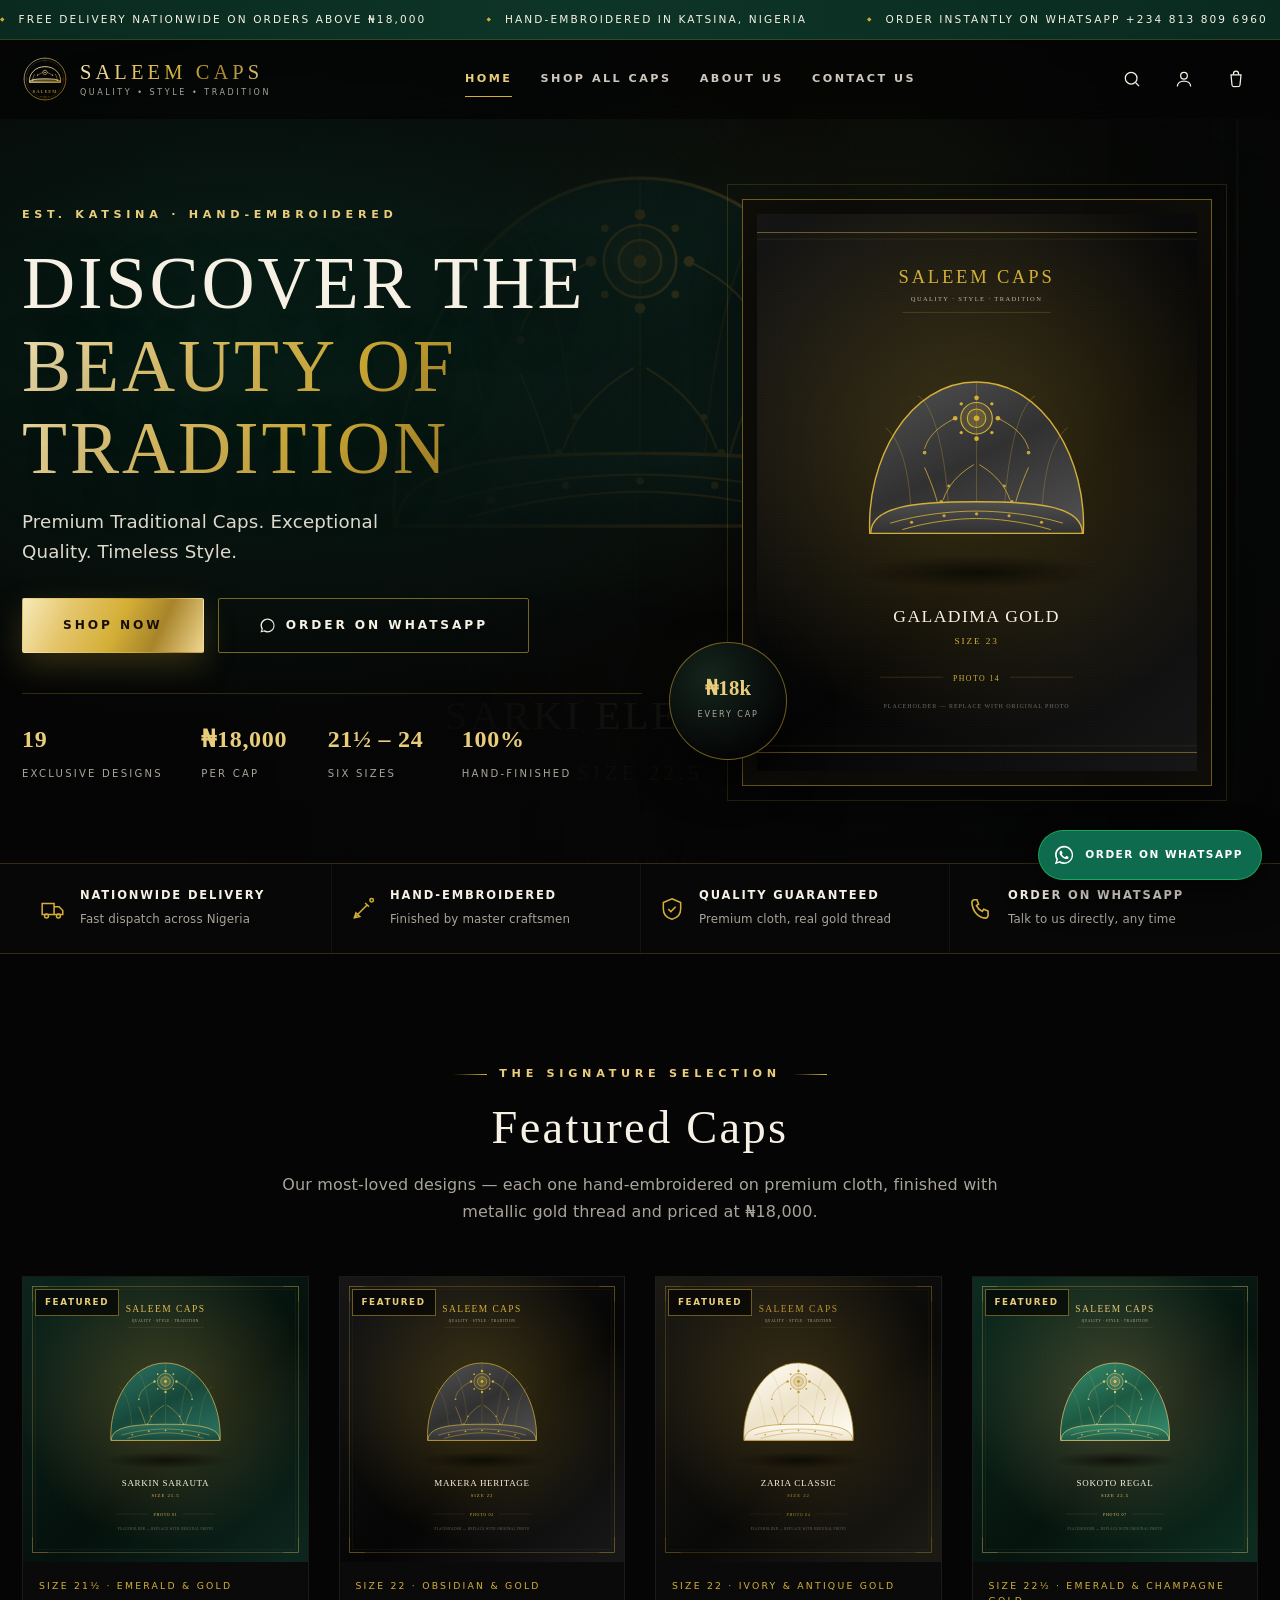
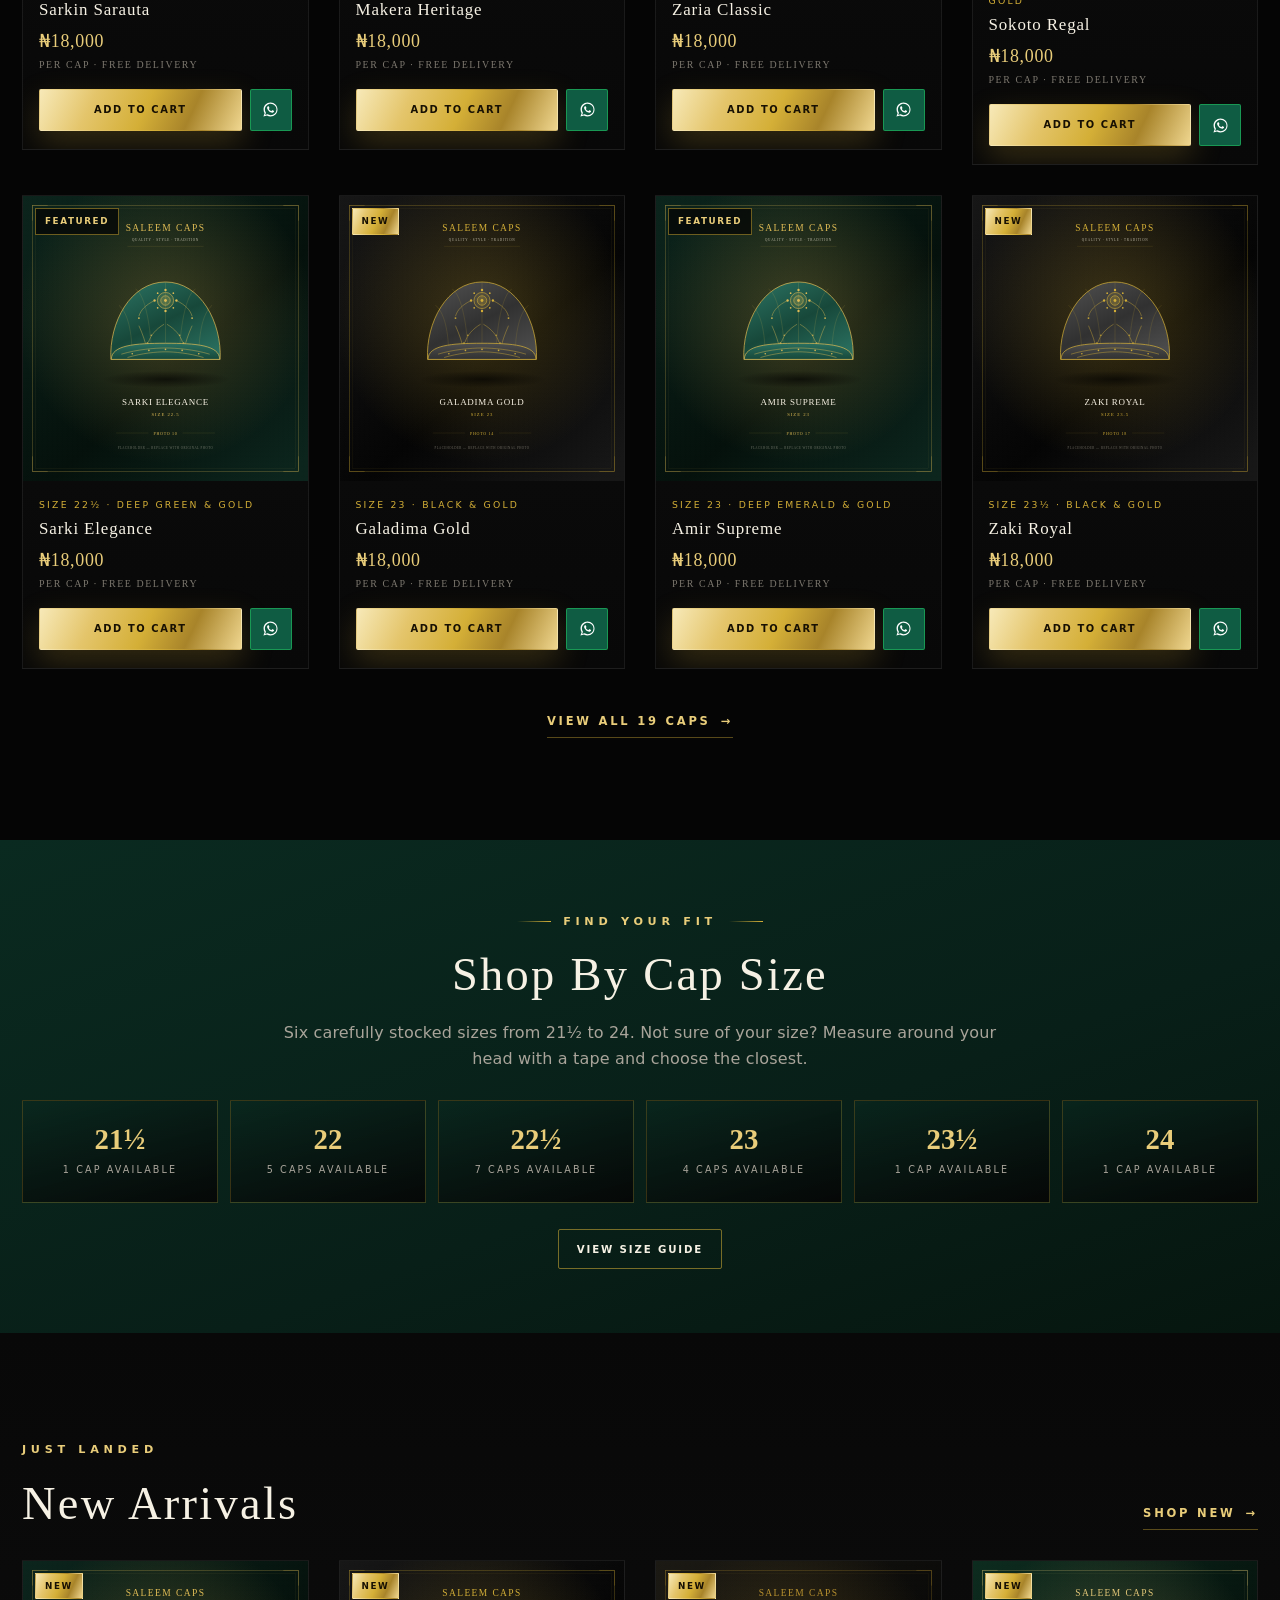
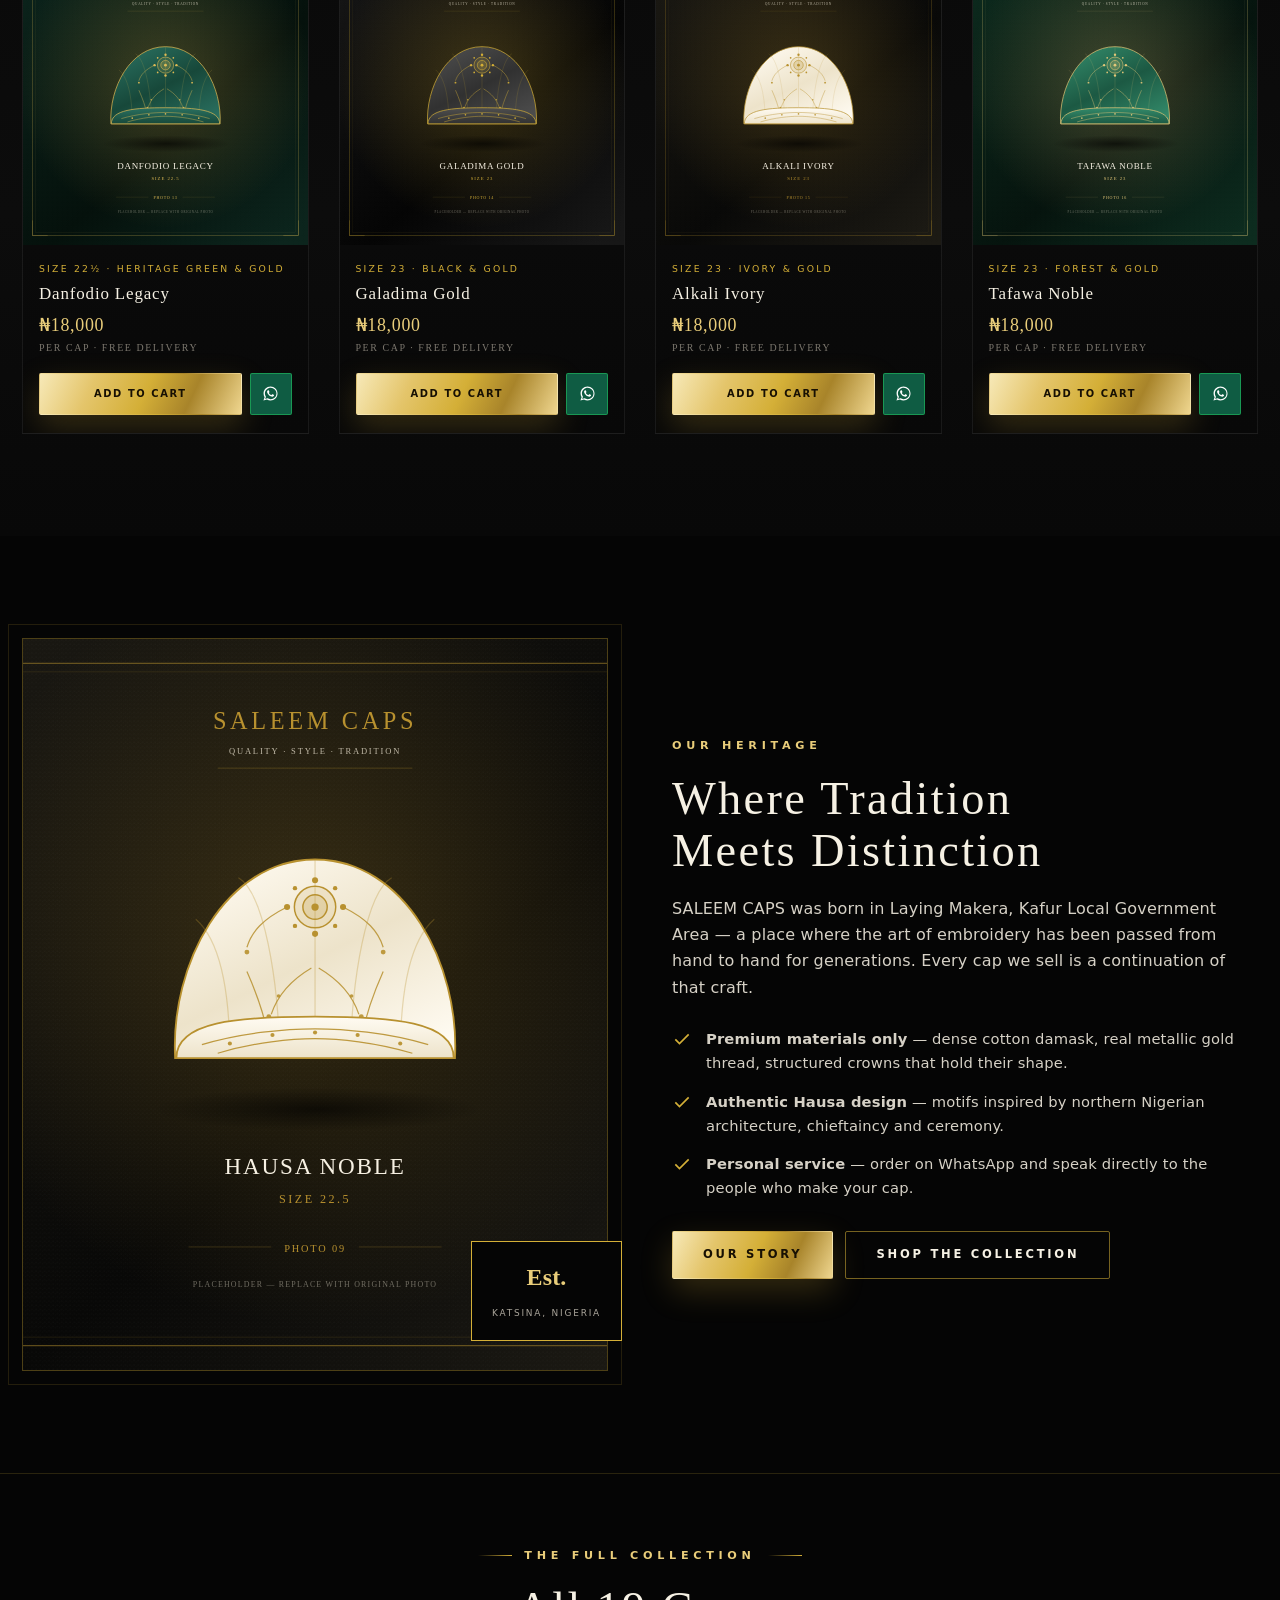
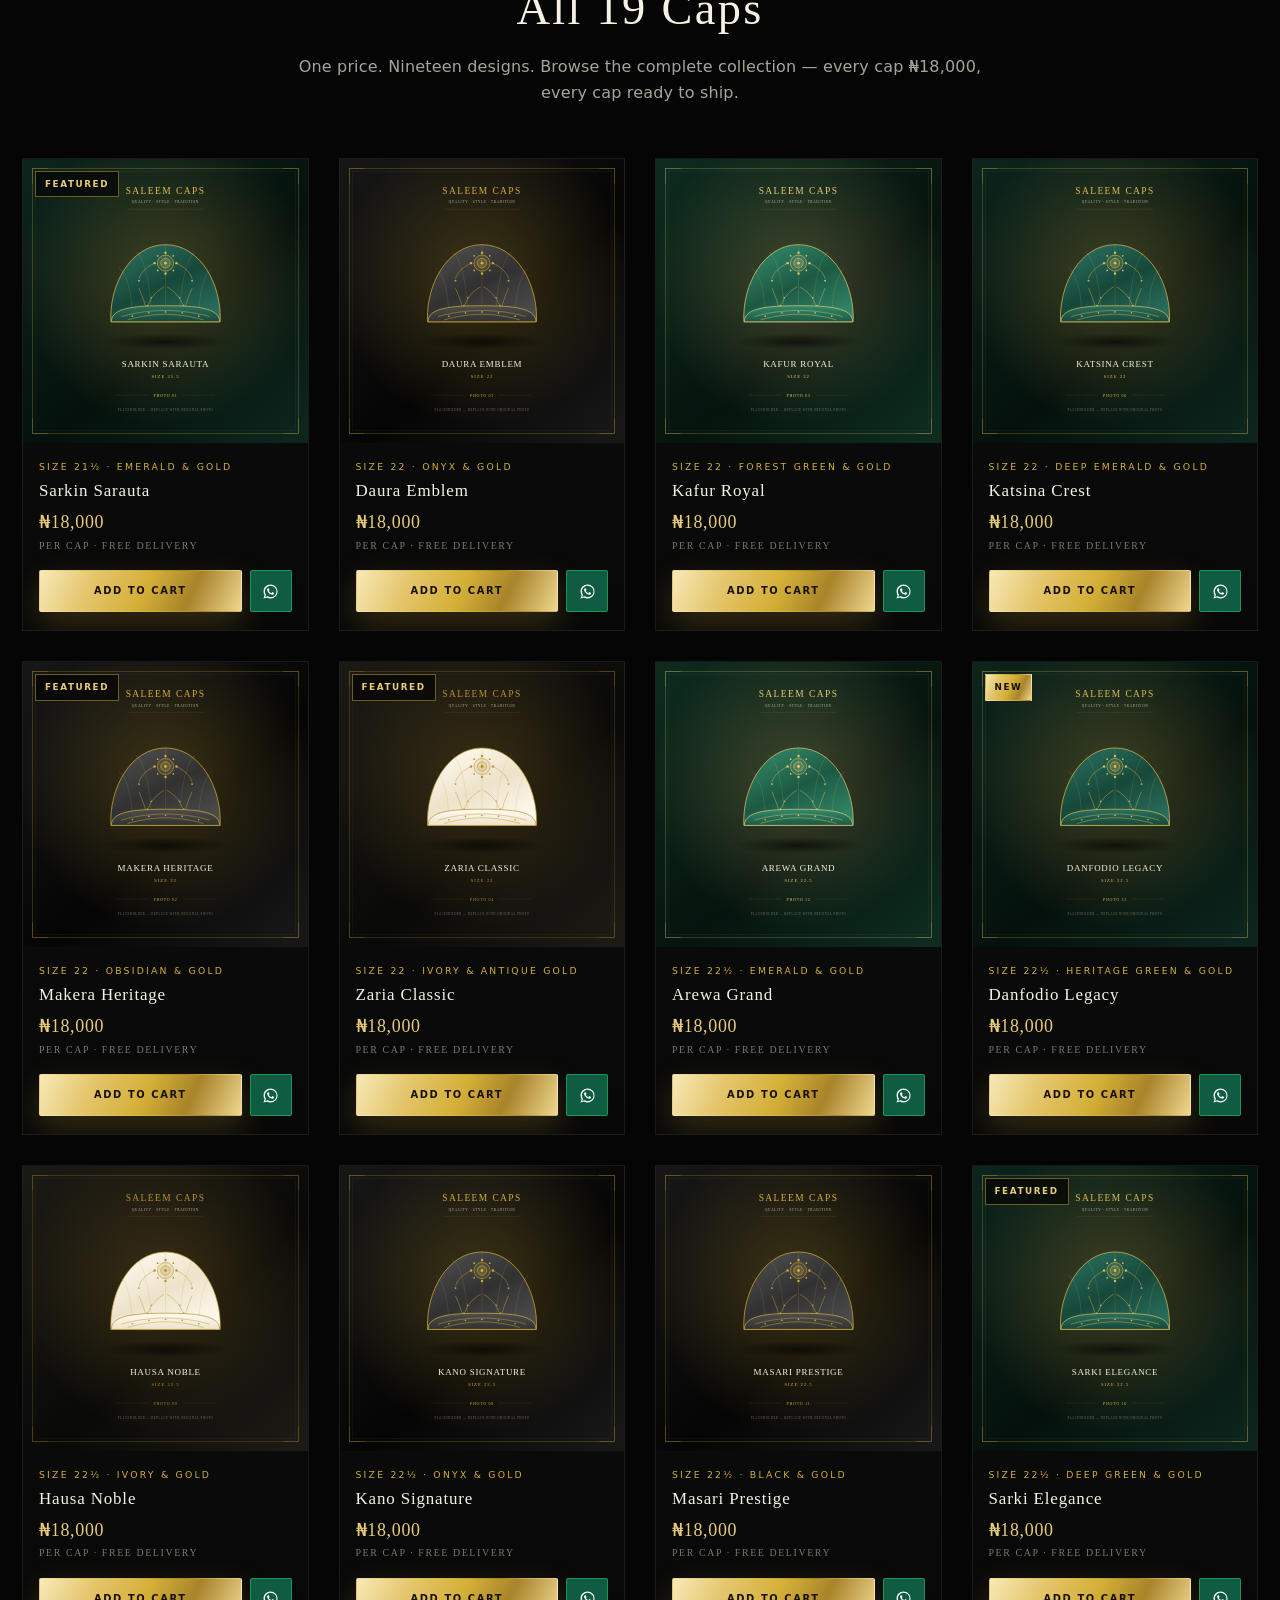
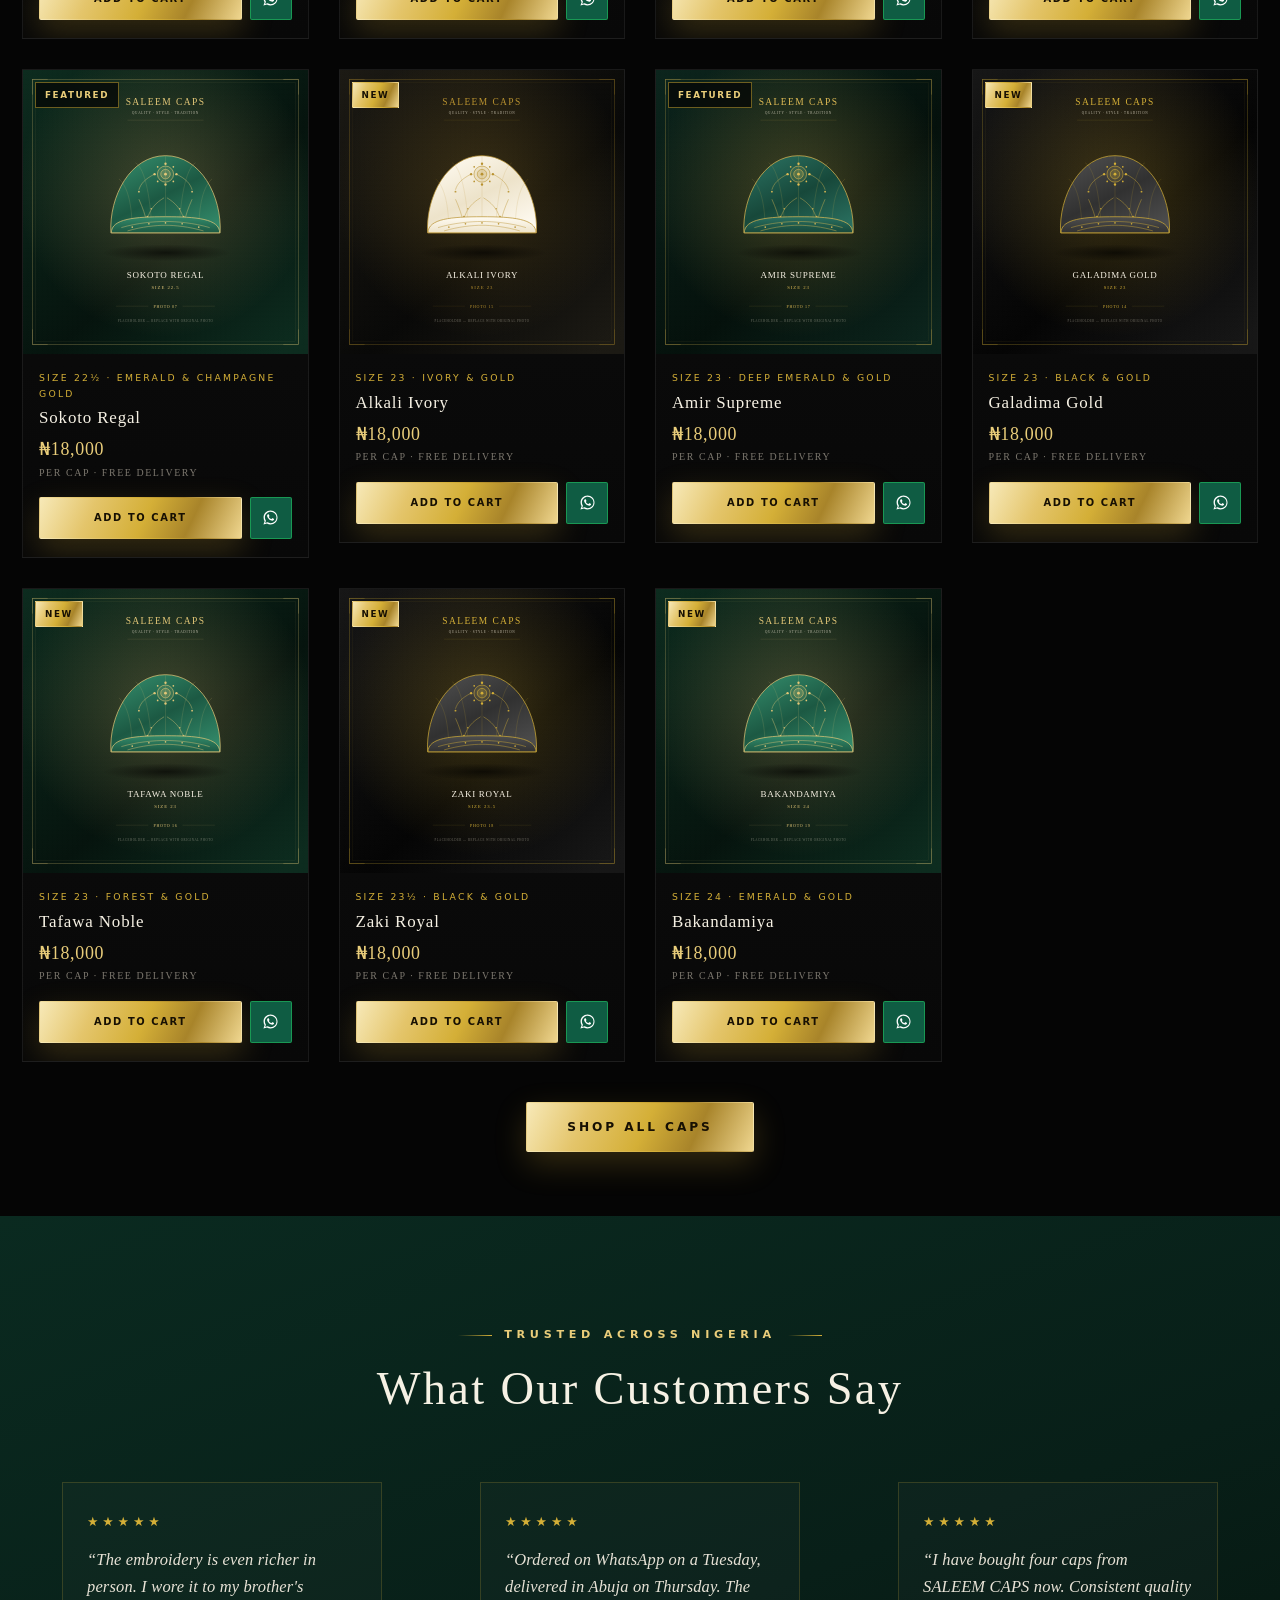
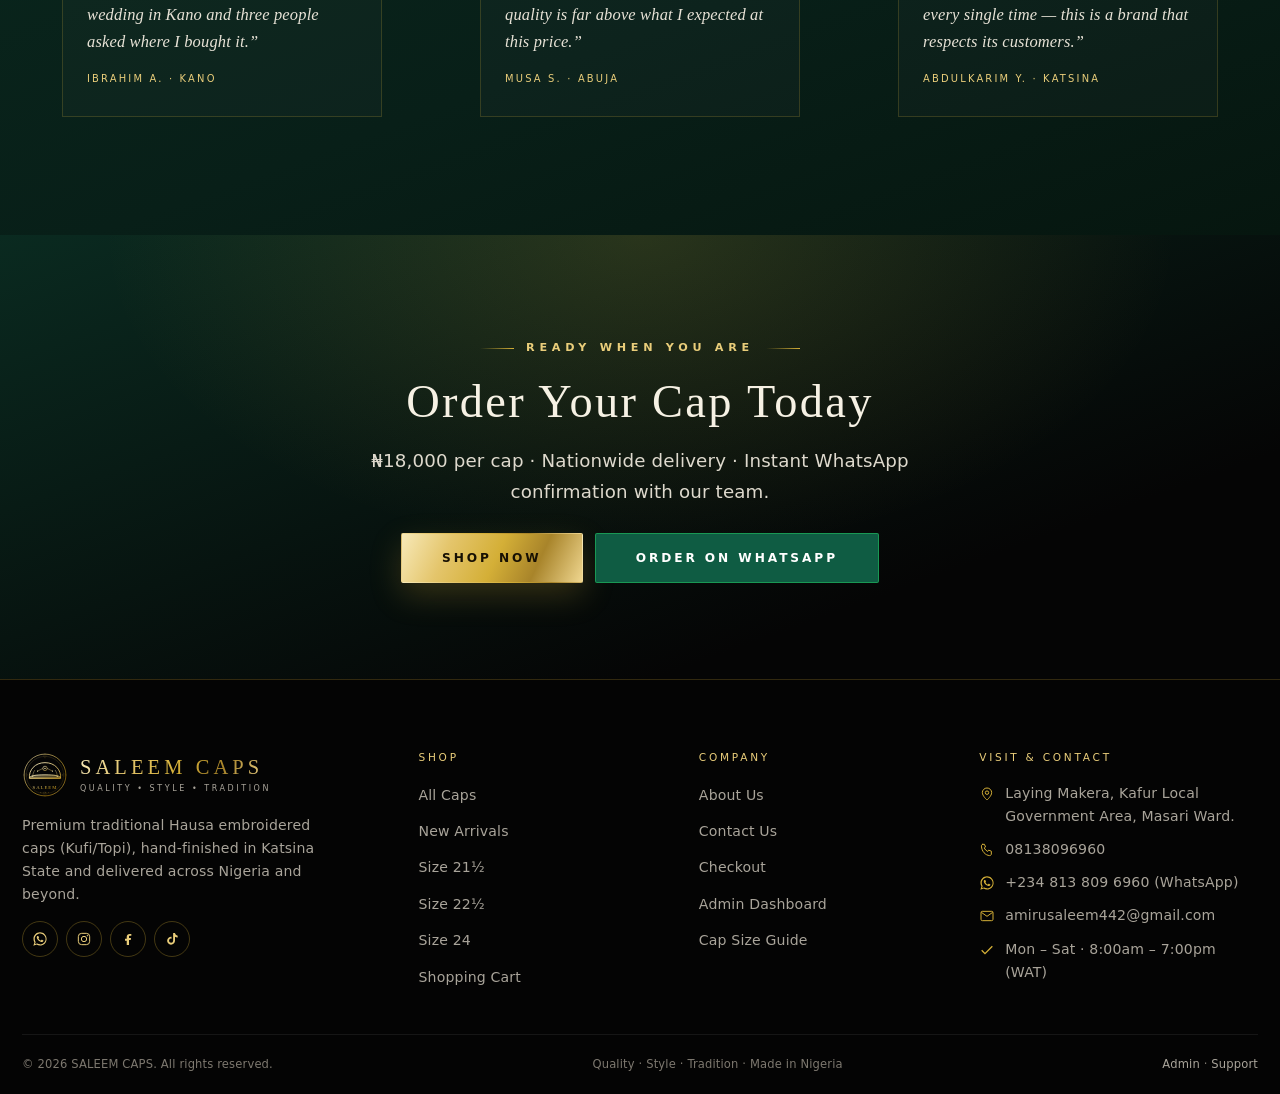
<file: index.html>
<!DOCTYPE html>
<html lang="en">
<head>
<meta charset="UTF-8">
<meta name="viewport" content="width=device-width, initial-scale=1, viewport-fit=cover">
<title>SALEEM CAPS — Premium Traditional Embroidered Caps | Quality • Style • Tradition</title>
<meta name="description" content="SALEEM CAPS — premium hand-embroidered Hausa traditional caps (Kufi/Topi). 19 exclusive designs, sizes 21½ to 24, ₦18,000 per cap. Nationwide delivery and instant WhatsApp ordering.">
<meta name="theme-color" content="#050505">
<link rel="icon" href="images/favicon.svg" type="image/svg+xml">
<meta property="og:title" content="SALEEM CAPS — Discover the Beauty of Tradition">
<meta property="og:description" content="Premium traditional caps. Exceptional quality. Timeless style. Hand-embroidered in Katsina, Nigeria.">
<meta property="og:image" content="images/caps/cap-01.svg">
<meta property="og:type" content="website">
<link rel="stylesheet" href="css/styles.css">
</head>
<body data-page="home">
<header id="js-header"></header>

<main>
  <!-- ============================== HERO ============================== -->
  <section class="hero">
    <div class="hero__bg">
      <img src="images/caps/cap-10.svg" alt="Premium traditional embroidered cap by SALEEM CAPS">
    </div>
    <div class="shell">
      <div class="hero__grid">
        <div class="hero__copy">
          <span class="eyebrow eyebrow--left">Est. Katsina · Hand-Embroidered</span>
          <h1>DISCOVER THE<br><em>BEAUTY OF TRADITION</em></h1>
          <p class="hero__sub">Premium Traditional Caps. Exceptional Quality. Timeless Style.</p>
          <div class="hero__cta">
            <a class="btn btn--gold btn--lg" href="shop.html">Shop Now</a>
            <a class="btn btn--ghost btn--lg js-wa-hello" href="#" target="_blank" rel="noopener">
              <svg viewBox="0 0 24 24" fill="currentColor" aria-hidden="true"><path d="M12.04 2C6.6 2 2.2 6.4 2.2 11.83c0 1.94.5 3.75 1.5 5.36L2 22l4.94-1.63a9.9 9.9 0 0 0 5.1 1.4h.01c5.43 0 9.84-4.4 9.84-9.83C21.89 6.4 17.48 2 12.04 2Zm0 17.97a8.1 8.1 0 0 1-4.14-1.14l-.3-.18-3.07 1.01 1.03-3-.19-.31a8.12 8.12 0 0 1-1.25-4.35c0-4.5 3.67-8.16 8.19-8.16a8.16 8.16 0 0 1 0 16.33Z"/></svg>
              Order on WhatsApp
            </a>
          </div>
          <div class="hero__meta">
            <div><strong>19</strong><span>Exclusive Designs</span></div>
            <div><strong>₦18,000</strong><span>Per Cap</span></div>
            <div><strong>21½ – 24</strong><span>Six Sizes</span></div>
            <div><strong>100%</strong><span>Hand-Finished</span></div>
          </div>
        </div>
        <div class="hero__art">
          <div class="hero__frame">
            <img src="images/caps/cap-14.svg" alt="Gold embroidered traditional cap — SALEEM CAPS flagship design">
          </div>
          <div class="hero__seal">
            <div><b>₦18k</b><small>Every Cap</small></div>
          </div>
        </div>
      </div>
    </div>
  </section>

  <!-- ============================ TRUST BAR =========================== -->
  <section class="trustbar">
    <div class="shell">
      <div class="trustbar__grid">
        <div class="trustbar__item">
          <svg viewBox="0 0 24 24" fill="none" stroke="currentColor" stroke-width="1.4"><path d="M2 7h11v10H2z"/><path d="M13 10h4.6l3.4 3.4V17h-8"/><circle cx="6" cy="18.5" r="1.8"/><circle cx="17" cy="18.5" r="1.8"/></svg>
          <div><b>Nationwide Delivery</b><span>Fast dispatch across Nigeria</span></div>
        </div>
        <div class="trustbar__item">
          <svg viewBox="0 0 24 24" fill="none" stroke="currentColor" stroke-width="1.4"><path d="M4 20 16 8"/><path d="M14 6.5 17.5 10"/><circle cx="20" cy="4" r="1.6"/><path d="M4 20l1.5-4.5L9 19Z"/></svg>
          <div><b>Hand-Embroidered</b><span>Finished by master craftsmen</span></div>
        </div>
        <div class="trustbar__item">
          <svg viewBox="0 0 24 24" fill="none" stroke="currentColor" stroke-width="1.4"><path d="M12 2.5 20 6v6c0 5-3.4 8.3-8 9.5-4.6-1.2-8-4.5-8-9.5V6l8-3.5Z"/><path d="m8.6 12 2.4 2.4 4.4-4.4"/></svg>
          <div><b>Quality Guaranteed</b><span>Premium cloth, real gold thread</span></div>
        </div>
        <div class="trustbar__item">
          <svg viewBox="0 0 24 24" fill="none" stroke="currentColor" stroke-width="1.5"><path d="M5 3.5h3.2l1.6 4-2 1.4a11 11 0 0 0 5.3 5.3l1.4-2 4 1.6V18c0 1.4-1.2 2.5-2.6 2.4C9.7 19.9 4.1 14.3 3.6 6.1 3.5 4.7 4.6 3.5 6 3.5Z"/></svg>
          <div><b>Order on WhatsApp</b><span>Talk to us directly, any time</span></div>
        </div>
      </div>
    </div>
  </section>

  <!-- ============================ FEATURED ============================ -->
  <section class="section" id="featured">
    <div class="shell">
      <div class="section-head reveal">
        <span class="eyebrow">The Signature Selection</span>
        <h2>Featured Caps</h2>
        <p>Our most-loved designs — each one hand-embroidered on premium cloth, finished with metallic gold thread and priced at ₦18,000.</p>
      </div>
      <div class="product-grid" id="js-featured"></div>
      <div class="text-center" style="margin-top:38px">
        <a class="link-gold" href="shop.html">View All 19 Caps <span aria-hidden="true">→</span></a>
      </div>
    </div>
  </section>

  <!-- ============================== SIZES ============================= -->
  <section class="section section--green section--tight">
    <div class="shell">
      <div class="section-head reveal" style="margin-bottom:28px">
        <span class="eyebrow">Find Your Fit</span>
        <h2>Shop By Cap Size</h2>
        <p>Six carefully stocked sizes from 21½ to 24. Not sure of your size? Measure around your head with a tape and choose the closest.</p>
      </div>
      <div class="sizegrid" id="js-sizes"></div>
      <div class="text-center" style="margin-top:26px">
        <a class="btn btn--ghost btn--sm" href="contact.html#size-guide">View Size Guide</a>
      </div>
    </div>
  </section>

  <!-- ============================ NEW ARRIVALS ======================= -->
  <section class="section section--panel" id="new-arrivals">
    <div class="shell">
      <div class="flex-between reveal" style="margin-bottom:30px;align-items:flex-end">
        <div>
          <span class="eyebrow eyebrow--left">Just Landed</span>
          <h2 class="mb-0">New Arrivals</h2>
        </div>
        <a class="link-gold" href="shop.html?sort=new">Shop New <span aria-hidden="true">→</span></a>
      </div>
      <div class="product-grid" id="js-new"></div>
    </div>
  </section>

  <!-- ============================== HERITAGE ========================= -->
  <section class="section">
    <div class="shell">
      <div class="split">
        <div class="split__media reveal">
          <img src="images/caps/cap-09.svg" alt="Ivory and gold hand-embroidered Hausa cap">
          <div class="split__badge"><b>Est.</b><span>Katsina, Nigeria</span></div>
        </div>
        <div class="reveal">
          <span class="eyebrow eyebrow--left">Our Heritage</span>
          <h2>Where Tradition<br>Meets Distinction</h2>
          <p>SALEEM CAPS was born in Laying Makera, Kafur Local Government Area — a place where the art of embroidery has been passed from hand to hand for generations. Every cap we sell is a continuation of that craft.</p>
          <ul class="feature-list">
            <li><svg viewBox="0 0 24 24" fill="none" stroke="currentColor" stroke-width="2"><path d="m4 12.5 5 5L20 6.5"/></svg><span><b>Premium materials only</b> — dense cotton damask, real metallic gold thread, structured crowns that hold their shape.</span></li>
            <li><svg viewBox="0 0 24 24" fill="none" stroke="currentColor" stroke-width="2"><path d="m4 12.5 5 5L20 6.5"/></svg><span><b>Authentic Hausa design</b> — motifs inspired by northern Nigerian architecture, chieftaincy and ceremony.</span></li>
            <li><svg viewBox="0 0 24 24" fill="none" stroke="currentColor" stroke-width="2"><path d="m4 12.5 5 5L20 6.5"/></svg><span><b>Personal service</b> — order on WhatsApp and speak directly to the people who make your cap.</span></li>
          </ul>
          <div style="display:flex;gap:12px;flex-wrap:wrap">
            <a class="btn btn--gold" href="about.html">Our Story</a>
            <a class="btn btn--ghost" href="shop.html">Shop the Collection</a>
          </div>
        </div>
      </div>
    </div>
  </section>

  <!-- ============================ ALL PRODUCTS ======================= -->
  <section class="section section--tight" id="collection" style="border-top:1px solid rgba(212,175,55,.18)">
    <div class="shell">
      <div class="section-head reveal">
        <span class="eyebrow">The Full Collection</span>
        <h2>All 19 Caps</h2>
        <p>One price. Nineteen designs. Browse the complete collection — every cap ₦18,000, every cap ready to ship.</p>
      </div>
      <div class="product-grid" id="js-all"></div>
      <div class="text-center" style="margin-top:40px">
        <a class="btn btn--gold btn--lg" href="shop.html">Shop All Caps</a>
      </div>
    </div>
  </section>

  <!-- ============================ TESTIMONIALS ======================= -->
  <section class="section section--green">
    <div class="shell">
      <div class="section-head reveal">
        <span class="eyebrow">Trusted Across Nigeria</span>
        <h2>What Our Customers Say</h2>
      </div>
      <div class="quotes">
        <blockquote class="quote reveal">
          <div class="quote__stars">★★★★★</div>
          <p>“The embroidery is even richer in person. I wore it to my brother's wedding in Kano and three people asked where I bought it.”</p>
          <footer>Ibrahim A. · Kano</footer>
        </blockquote>
        <blockquote class="quote reveal">
          <div class="quote__stars">★★★★★</div>
          <p>“Ordered on WhatsApp on a Tuesday, delivered in Abuja on Thursday. The quality is far above what I expected at this price.”</p>
          <footer>Musa S. · Abuja</footer>
        </blockquote>
        <blockquote class="quote reveal">
          <div class="quote__stars">★★★★★</div>
          <p>“I have bought four caps from SALEEM CAPS now. Consistent quality every single time — this is a brand that respects its customers.”</p>
          <footer>Abdulkarim Y. · Katsina</footer>
        </blockquote>
      </div>
    </div>
  </section>

  <!-- =============================== CTA ============================= -->
  <section class="cta-band">
    <div class="shell">
      <span class="eyebrow">Ready When You Are</span>
      <h2>Order Your Cap Today</h2>
      <p class="lead" style="max-width:56ch;margin:0 auto 26px">₦18,000 per cap · Nationwide delivery · Instant WhatsApp confirmation with our team.</p>
      <div style="display:flex;gap:12px;justify-content:center;flex-wrap:wrap">
        <a class="btn btn--gold btn--lg" href="shop.html">Shop Now</a>
        <a class="btn btn--wa btn--lg js-wa-hello" href="#" target="_blank" rel="noopener">Order on WhatsApp</a>
      </div>
    </div>
  </section>
</main>

<footer id="js-footer"></footer>

<script src="js/data.js"></script>
<script src="js/store.js"></script>
<script src="js/ui.js"></script>
<script src="js/home.js"></script>
</body>
</html>
</file>
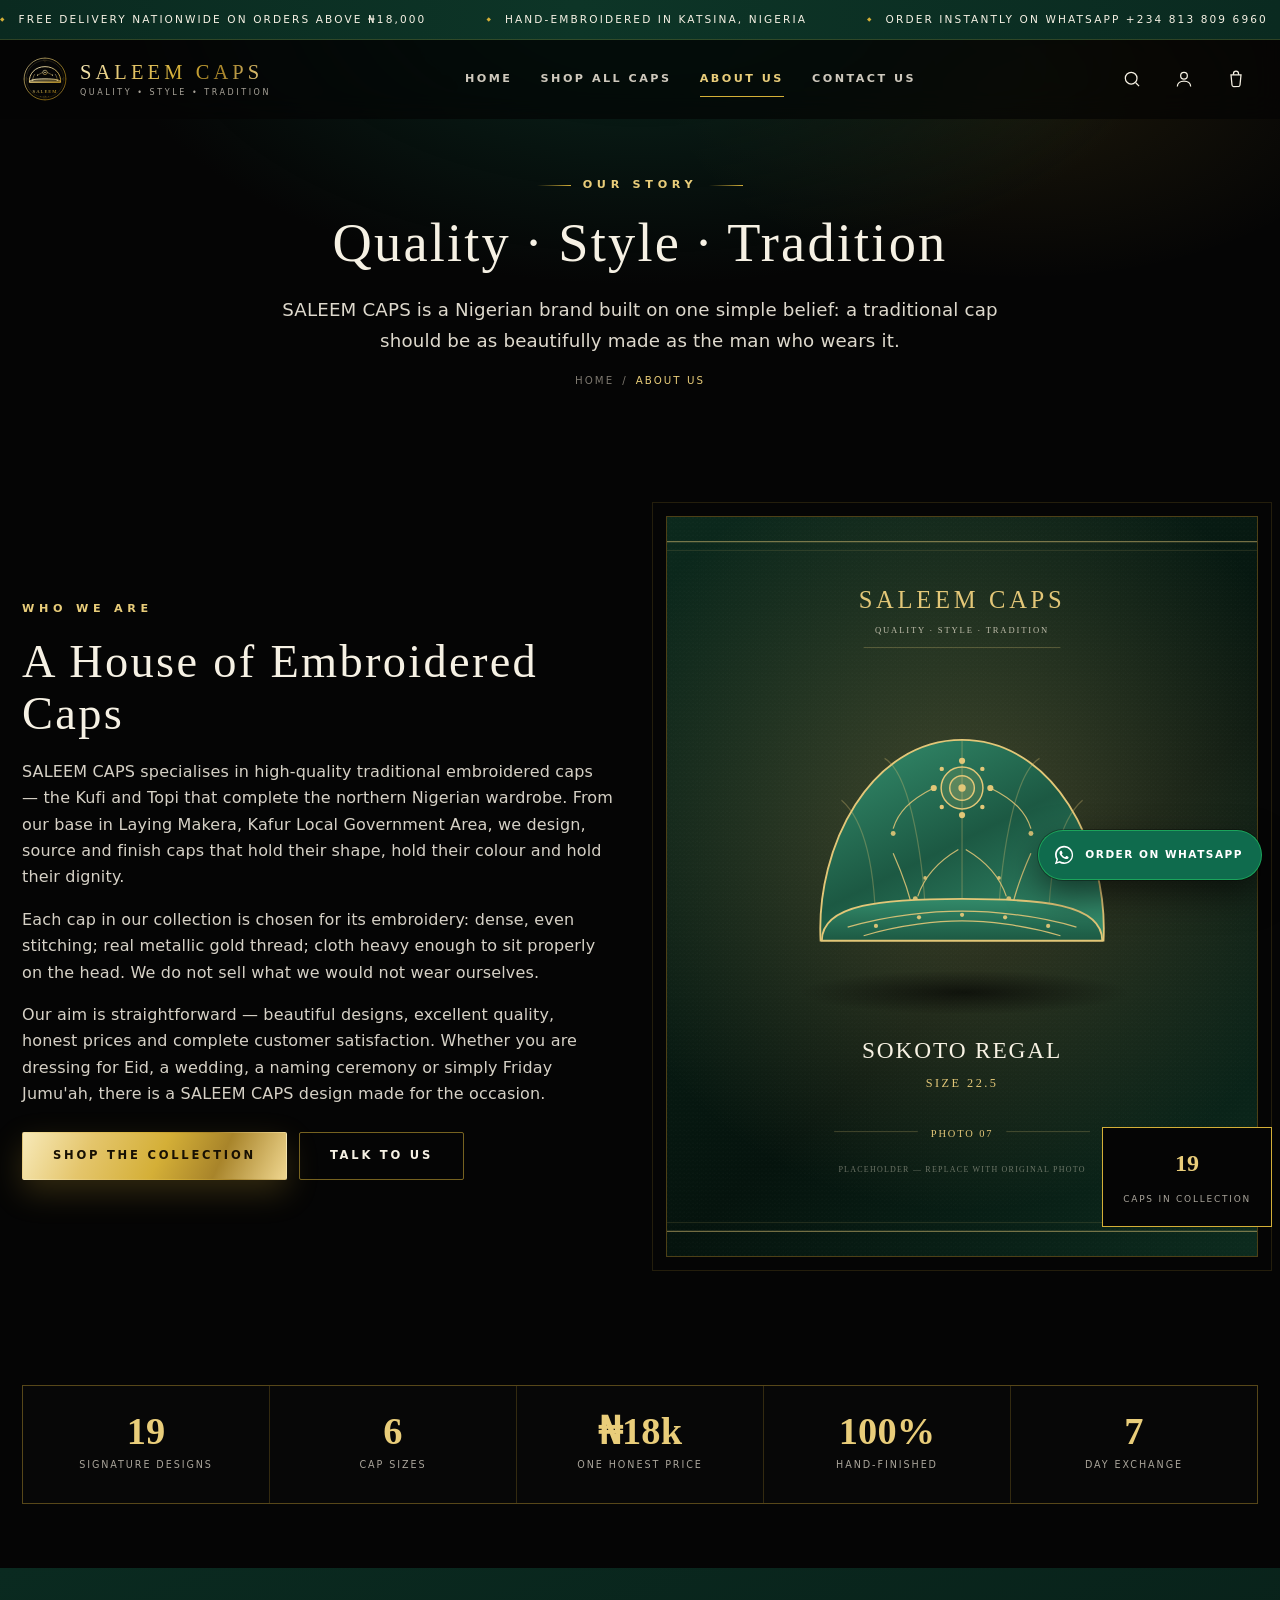
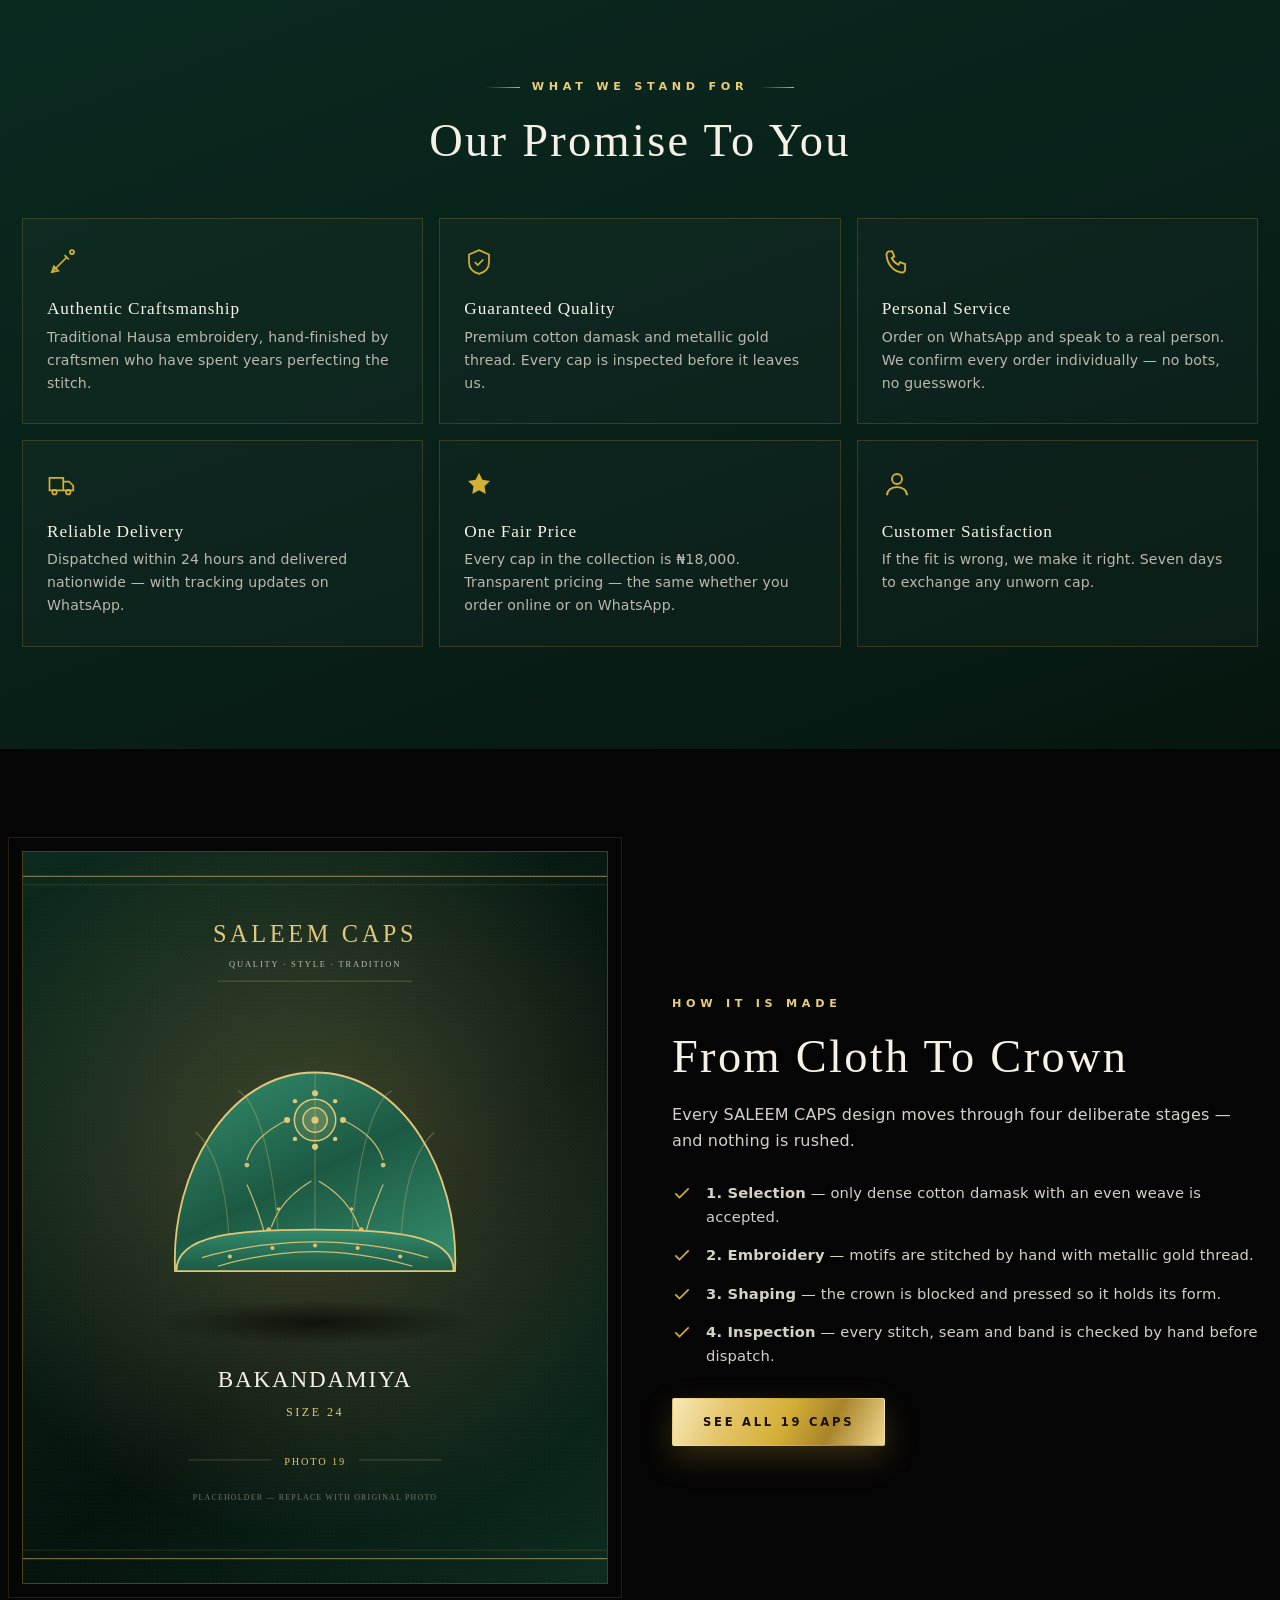
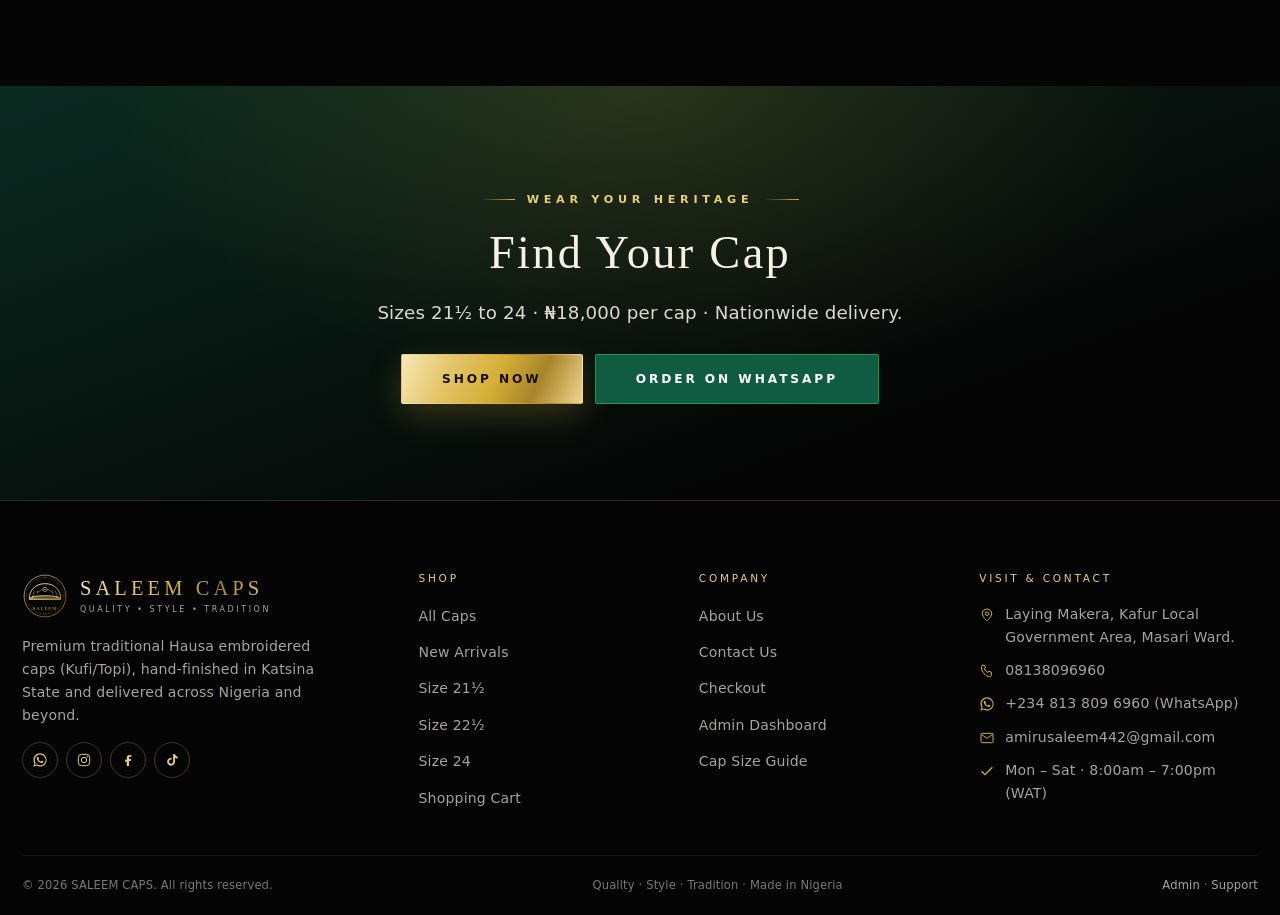
<file: about.html>
<!DOCTYPE html>
<html lang="en">
<head>
<meta charset="UTF-8">
<meta name="viewport" content="width=device-width, initial-scale=1, viewport-fit=cover">
<title>About Us — Premium Traditional Cap Makers | SALEEM CAPS</title>
<meta name="description" content="SALEEM CAPS is a Katsina-based brand specialising in quality traditional Hausa embroidered caps (Kufi/Topi) — beautiful designs, excellent quality and customer satisfaction.">
<meta name="theme-color" content="#050505">
<link rel="icon" href="images/favicon.svg" type="image/svg+xml">
<link rel="stylesheet" href="css/styles.css">
</head>
<body data-page="about">
<header id="js-header"></header>

<main>
  <section class="page-hero">
    <div class="shell">
      <span class="eyebrow">Our Story</span>
      <h1 style="font-size:clamp(1.9rem,5vw,3.4rem)">Quality · Style · Tradition</h1>
      <p class="lead" style="max-width:64ch;margin:0 auto">SALEEM CAPS is a Nigerian brand built on one simple belief: a traditional cap should be as beautifully made as the man who wears it.</p>
      <div class="breadcrumb"><a href="index.html">Home</a><span>/</span><span style="color:var(--gold-2)">About Us</span></div>
    </div>
  </section>

  <section class="section section--tight">
    <div class="shell">
      <div class="about-story">
        <div class="reveal">
          <span class="eyebrow eyebrow--left">Who We Are</span>
          <h2>A House of Embroidered Caps</h2>
          <p>SALEEM CAPS specialises in high-quality traditional embroidered caps — the Kufi and Topi that complete the northern Nigerian wardrobe. From our base in Laying Makera, Kafur Local Government Area, we design, source and finish caps that hold their shape, hold their colour and hold their dignity.</p>
          <p>Each cap in our collection is chosen for its embroidery: dense, even stitching; real metallic gold thread; cloth heavy enough to sit properly on the head. We do not sell what we would not wear ourselves.</p>
          <p>Our aim is straightforward — beautiful designs, excellent quality, honest prices and complete customer satisfaction. Whether you are dressing for Eid, a wedding, a naming ceremony or simply Friday Jumu'ah, there is a SALEEM CAPS design made for the occasion.</p>
          <div style="display:flex;gap:12px;flex-wrap:wrap;margin-top:24px">
            <a class="btn btn--gold" href="shop.html">Shop the Collection</a>
            <a class="btn btn--ghost" href="contact.html">Talk to Us</a>
          </div>
        </div>
        <div class="split__media reveal">
          <img src="images/caps/cap-07.svg" alt="Emerald traditional embroidered cap with champagne gold band">
          <div class="split__badge"><b>19</b><span>Caps in Collection</span></div>
        </div>
      </div>
    </div>
  </section>

  <section class="section section--tight">
    <div class="shell">
      <div class="stat-strip reveal">
        <div><b>19</b><span>Signature Designs</span></div>
        <div><b>6</b><span>Cap Sizes</span></div>
        <div><b>₦18k</b><span>One Honest Price</span></div>
        <div><b>100%</b><span>Hand-Finished</span></div>
        <div><b>7</b><span>Day Exchange</span></div>
      </div>
    </div>
  </section>

  <section class="section section--green">
    <div class="shell">
      <div class="section-head reveal">
        <span class="eyebrow">What We Stand For</span>
        <h2>Our Promise To You</h2>
      </div>
      <div class="value-grid">
        <div class="value-card reveal">
          <svg viewBox="0 0 24 24" fill="none" stroke="currentColor" stroke-width="1.4"><path d="M4 20 16 8"/><path d="M14 6.5 17.5 10"/><circle cx="20" cy="4" r="1.6"/><path d="M4 20l1.5-4.5L9 19Z"/></svg>
          <h3>Authentic Craftsmanship</h3>
          <p>Traditional Hausa embroidery, hand-finished by craftsmen who have spent years perfecting the stitch.</p>
        </div>
        <div class="value-card reveal">
          <svg viewBox="0 0 24 24" fill="none" stroke="currentColor" stroke-width="1.4"><path d="M12 2.5 20 6v6c0 5-3.4 8.3-8 9.5-4.6-1.2-8-4.5-8-9.5V6l8-3.5Z"/><path d="m8.6 12 2.4 2.4 4.4-4.4"/></svg>
          <h3>Guaranteed Quality</h3>
          <p>Premium cotton damask and metallic gold thread. Every cap is inspected before it leaves us.</p>
        </div>
        <div class="value-card reveal">
          <svg viewBox="0 0 24 24" fill="none" stroke="currentColor" stroke-width="1.5"><path d="M5 3.5h3.2l1.6 4-2 1.4a11 11 0 0 0 5.3 5.3l1.4-2 4 1.6V18c0 1.4-1.2 2.5-2.6 2.4C9.7 19.9 4.1 14.3 3.6 6.1 3.5 4.7 4.6 3.5 6 3.5Z"/></svg>
          <h3>Personal Service</h3>
          <p>Order on WhatsApp and speak to a real person. We confirm every order individually — no bots, no guesswork.</p>
        </div>
        <div class="value-card reveal">
          <svg viewBox="0 0 24 24" fill="none" stroke="currentColor" stroke-width="1.4"><path d="M2 7h11v10H2z"/><path d="M13 10h4.6l3.4 3.4V17h-8"/><circle cx="6" cy="18.5" r="1.8"/><circle cx="17" cy="18.5" r="1.8"/></svg>
          <h3>Reliable Delivery</h3>
          <p>Dispatched within 24 hours and delivered nationwide — with tracking updates on WhatsApp.</p>
        </div>
        <div class="value-card reveal">
          <svg viewBox="0 0 24 24" fill="currentColor"><path d="m12 3 2.7 5.6 6.1.9-4.4 4.3 1 6.1L12 17l-5.4 2.9 1-6.1L3.2 9.5l6.1-.9L12 3Z"/></svg>
          <h3>One Fair Price</h3>
          <p>Every cap in the collection is ₦18,000. Transparent pricing — the same whether you order online or on WhatsApp.</p>
        </div>
        <div class="value-card reveal">
          <svg viewBox="0 0 24 24" fill="none" stroke="currentColor" stroke-width="1.5"><circle cx="12" cy="8" r="4"/><path d="M4 21c0-4 3.6-6.5 8-6.5s8 2.5 8 6.5"/></svg>
          <h3>Customer Satisfaction</h3>
          <p>If the fit is wrong, we make it right. Seven days to exchange any unworn cap.</p>
        </div>
      </div>
    </div>
  </section>

  <section class="section">
    <div class="shell">
      <div class="split">
        <div class="split__media reveal">
          <img src="images/caps/cap-19.svg" alt="Emerald and gold traditional cap, largest size">
        </div>
        <div class="reveal">
          <span class="eyebrow eyebrow--left">How It Is Made</span>
          <h2>From Cloth To Crown</h2>
          <p>Every SALEEM CAPS design moves through four deliberate stages — and nothing is rushed.</p>
          <ul class="feature-list">
            <li><svg viewBox="0 0 24 24" fill="none" stroke="currentColor" stroke-width="2"><path d="m4 12.5 5 5L20 6.5"/></svg><span><b>1. Selection</b> — only dense cotton damask with an even weave is accepted.</span></li>
            <li><svg viewBox="0 0 24 24" fill="none" stroke="currentColor" stroke-width="2"><path d="m4 12.5 5 5L20 6.5"/></svg><span><b>2. Embroidery</b> — motifs are stitched by hand with metallic gold thread.</span></li>
            <li><svg viewBox="0 0 24 24" fill="none" stroke="currentColor" stroke-width="2"><path d="m4 12.5 5 5L20 6.5"/></svg><span><b>3. Shaping</b> — the crown is blocked and pressed so it holds its form.</span></li>
            <li><svg viewBox="0 0 24 24" fill="none" stroke="currentColor" stroke-width="2"><path d="m4 12.5 5 5L20 6.5"/></svg><span><b>4. Inspection</b> — every stitch, seam and band is checked by hand before dispatch.</span></li>
          </ul>
          <a class="btn btn--gold" href="shop.html">See All 19 Caps</a>
        </div>
      </div>
    </div>
  </section>

  <section class="cta-band">
    <div class="shell">
      <span class="eyebrow">Wear Your Heritage</span>
      <h2>Find Your Cap</h2>
      <p class="lead" style="max-width:52ch;margin:0 auto 26px">Sizes 21½ to 24 · ₦18,000 per cap · Nationwide delivery.</p>
      <div style="display:flex;gap:12px;justify-content:center;flex-wrap:wrap">
        <a class="btn btn--gold btn--lg" href="shop.html">Shop Now</a>
        <a class="btn btn--wa btn--lg js-wa-about" href="#" target="_blank" rel="noopener">Order on WhatsApp</a>
      </div>
    </div>
  </section>
</main>

<footer id="js-footer"></footer>

<script src="js/data.js"></script>
<script src="js/store.js"></script>
<script src="js/ui.js"></script>
<script>
document.addEventListener("DOMContentLoaded", function () {
  document.querySelectorAll(".js-wa-about").forEach(function (a) {
    a.href = SC.whatsappUrl("Hello SALEEM CAPS, I read about your brand and would like to order a cap.");
  });
  var nodes = document.querySelectorAll(".reveal:not(.is-in)");
  if ("IntersectionObserver" in window) {
    var io = new IntersectionObserver(function (es) {
      es.forEach(function (e) { if (e.isIntersecting) { e.target.classList.add("is-in"); io.unobserve(e.target); } });
    }, { threshold: 0.05 });
    nodes.forEach(function (n) { io.observe(n); });
  } else { nodes.forEach(function (n) { n.classList.add("is-in"); }); }
});
</script>
</body>
</html>
</file>
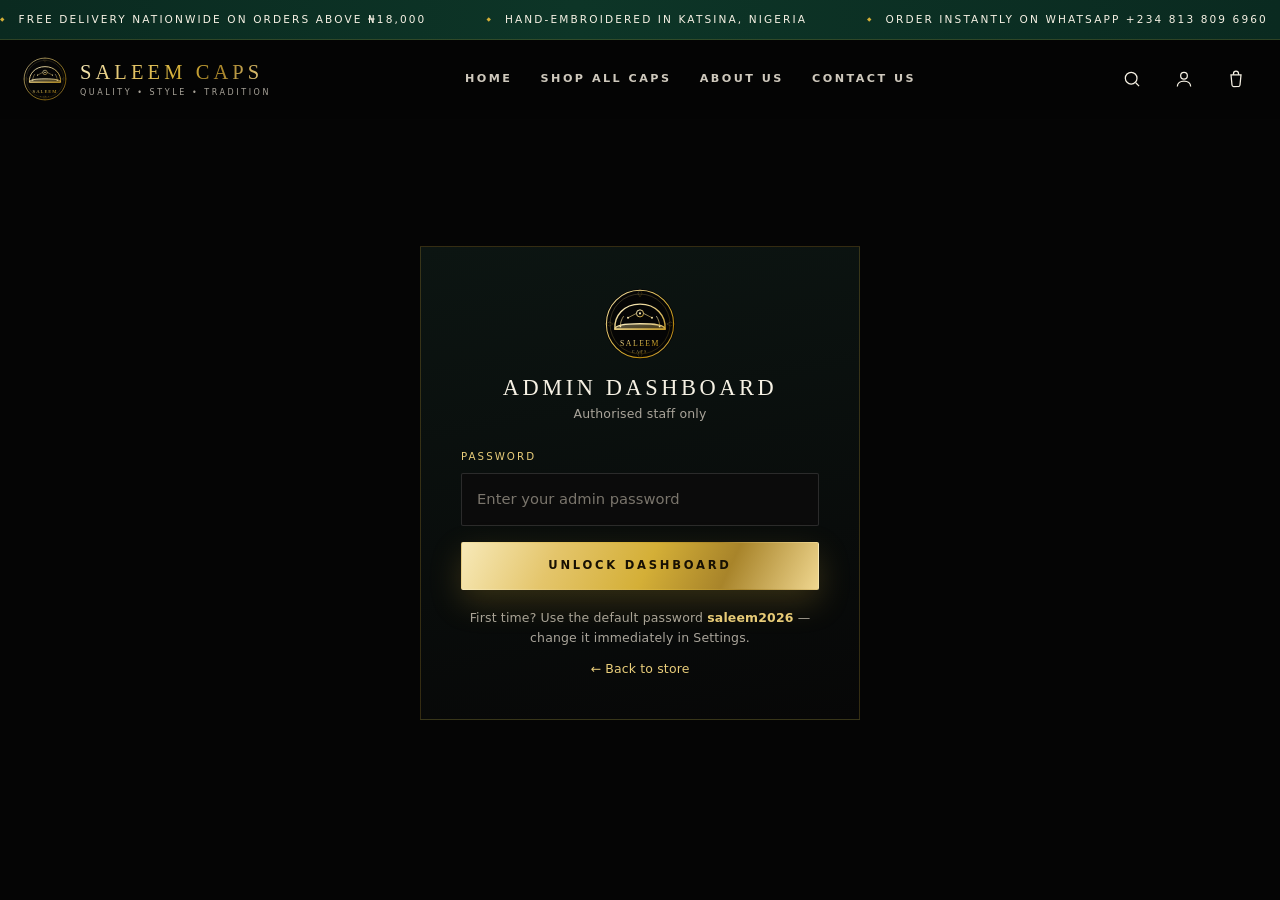
<file: admin.html>
<!DOCTYPE html>
<html lang="en">
<head>
<meta charset="UTF-8">
<meta name="viewport" content="width=device-width, initial-scale=1, viewport-fit=cover">
<title>Admin Dashboard | SALEEM CAPS</title>
<meta name="robots" content="noindex, nofollow">
<meta name="theme-color" content="#050505">
<link rel="icon" href="images/favicon.svg" type="image/svg+xml">
<link rel="stylesheet" href="css/styles.css">
</head>
<body data-page="admin">
<header id="js-header"></header>

<main class="admin-shell">
  <!-- ============================= LOGIN ============================= -->
  <section class="admin-login" id="js-login">
    <div class="admin-login__card">
      <div class="text-center" style="margin-bottom:24px">
        <img src="images/logo-mark.svg" alt="SALEEM CAPS emblem" width="74" height="74" style="margin:0 auto 14px">
        <h2 style="font-size:1.4rem;letter-spacing:.16em;margin-bottom:4px">ADMIN DASHBOARD</h2>
        <p class="note" style="margin:0">Authorised staff only</p>
      </div>
      <form id="js-login-form" novalidate>
        <div class="form-group">
          <label class="lbl" for="ad-pass">Password</label>
          <input type="password" id="ad-pass" placeholder="Enter your admin password" autocomplete="current-password" required>
        </div>
        <div class="alert alert--err hide" id="js-login-error"></div>
        <button class="btn btn--gold btn--block" type="submit">Unlock Dashboard</button>
      </form>
      <p class="note" style="margin:18px 0 0;text-align:center">
        First time? Use the default password <b style="color:var(--gold-2)">saleem2026</b> — change it immediately in Settings.
      </p>
      <p class="note" style="margin:10px 0 0;text-align:center"><a href="index.html" style="color:var(--gold-2)">← Back to store</a></p>
    </div>
  </section>

  <!-- =========================== DASHBOARD =========================== -->
  <section class="shell hide" id="js-dashboard" style="padding-top:24px">
    <div class="admin-layout">
      <aside class="admin-side">
        <div class="admin-side__head">
          <b>SALEEM CAPS</b>
          <span>Store administration</span>
        </div>
        <nav class="admin-nav" id="js-admin-nav">
          <button data-tab="overview" class="is-active"><svg viewBox="0 0 24 24" fill="none" stroke="currentColor" stroke-width="1.5"><rect x="3" y="3" width="7" height="7"/><rect x="14" y="3" width="7" height="11"/><rect x="3" y="14" width="7" height="7"/><rect x="14" y="18" width="7" height="3"/></svg> Overview</button>
          <button data-tab="products"><svg viewBox="0 0 24 24" fill="none" stroke="currentColor" stroke-width="1.5"><path d="M3.5 8 12 3.5 20.5 8v8L12 20.5 3.5 16V8Z"/><path d="M3.5 8 12 12.5 20.5 8M12 12.5v8"/></svg> Products</button>
          <button data-tab="add"><svg viewBox="0 0 24 24" fill="none" stroke="currentColor" stroke-width="1.6"><path d="M12 5v14M5 12h14"/></svg> Add / Upload</button>
          <button data-tab="orders"><svg viewBox="0 0 24 24" fill="none" stroke="currentColor" stroke-width="1.5"><path d="M6 3.5h12v17l-3-2-3 2-3-2-3 2v-17Z"/><path d="M9 8h6M9 12h6"/></svg> Orders <span class="admin-badge hide" id="js-nav-orders">0</span></button>
          <button data-tab="customers"><svg viewBox="0 0 24 24" fill="none" stroke="currentColor" stroke-width="1.5"><circle cx="9" cy="8" r="3.4"/><path d="M2.5 20c0-3.4 2.9-5.6 6.5-5.6s6.5 2.2 6.5 5.6"/><path d="M16 5.2a3.4 3.4 0 0 1 0 6.5M18 14.6c2.2.6 3.7 2.3 3.7 4.6"/></svg> Customers</button>
          <button data-tab="settings"><svg viewBox="0 0 24 24" fill="none" stroke="currentColor" stroke-width="1.5"><circle cx="12" cy="12" r="3"/><path d="M12 2.5v3M12 18.5v3M4.2 7l2.6 1.5M17.2 15.5l2.6 1.5M4.2 17l2.6-1.5M17.2 8.5l2.6-1.5"/></svg> Settings</button>
        </nav>
        <div style="padding:12px">
          <a class="btn btn--ghost btn--sm btn--block" href="index.html">View Store</a>
          <button class="btn btn--sm btn--block" id="js-logout" style="margin-top:8px;border-color:rgba(192,57,43,.5);color:#ff9d92">Log Out</button>
        </div>
      </aside>

      <div class="admin-main">
        <!-- OVERVIEW -->
        <div data-panel="overview">
          <div class="admin-head">
            <div><h2>Overview</h2><p>Live snapshot of your store, catalogue and orders.</p></div>
            <a class="btn btn--gold btn--sm" href="#" data-goto="add">+ Add Product</a>
          </div>
          <div class="kpi-grid" id="js-kpis"></div>
          <div class="grid-2">
            <div class="admin-card">
              <h3>Recent Orders</h3>
              <div id="js-recent-orders"></div>
            </div>
            <div class="admin-card">
              <h3>Catalogue By Size</h3>
              <div id="js-size-breakdown"></div>
            </div>
          </div>
        </div>

        <!-- PRODUCTS -->
        <div data-panel="products" class="hide">
          <div class="admin-head">
            <div><h2>Products</h2><p>Change prices, update sizes, manage stock, upload photos, delete products. Changes appear on the storefront instantly.</p></div>
            <div class="row-actions">
              <button class="mini-btn mini-btn--gold" data-goto="add">+ Add Product</button>
              <button class="mini-btn" id="js-reset-products">Restore 19 originals</button>
            </div>
          </div>
          <div class="table-wrap">
            <table>
              <thead><tr>
                <th>Photo</th><th>Product</th><th>Size</th><th>Price (₦)</th><th>Stock</th><th>Flags</th><th>Actions</th>
              </tr></thead>
              <tbody id="js-product-rows"></tbody>
            </table>
          </div>
          <p class="note" style="margin-top:12px">Tip: press <b>Save</b> on a row after editing. “Restore 19 originals” brings back the default catalogue and the ₦18,000 price.</p>
        </div>

        <!-- ADD / UPLOAD -->
        <div data-panel="add" class="hide">
          <div class="admin-head"><div><h2>Add / Upload Product</h2><p>Upload a photograph, set the size, price and stock, then save.</p></div></div>
          <div class="grid-2">
            <div class="admin-card">
              <h3>1 · Product Photograph</h3>
              <div class="upload-zone" id="js-dropzone" tabindex="0" role="button" aria-label="Upload product photograph">
                <svg viewBox="0 0 24 24" fill="none" stroke="currentColor" stroke-width="1.5"><path d="M12 16V4"/><path d="m7 9 5-5 5 5"/><path d="M4 16v3a1.5 1.5 0 0 0 1.5 1.5h13A1.5 1.5 0 0 0 20 19v-3"/></svg>
                <b>Click to upload or drag a photo here</b>
                <span>JPG or PNG · square photos look best · resized automatically</span>
              </div>
              <input type="file" id="js-file" accept="image/*" class="hide">
              <img class="preview-thumb hide" id="js-preview" alt="Product photo preview" style="margin-top:14px">
              <p class="note" style="margin-top:12px">To replace one of the 19 original photos: upload it here, or overwrite the file in <code>images/caps/</code> keeping the same name (cap-01.svg … cap-19.svg).</p>
            </div>

            <form class="admin-card" id="js-add-form">
              <h3>2 · Product Details</h3>
              <div class="form-group">
                <label class="lbl" for="add-name">Cap name *</label>
                <input type="text" id="add-name" placeholder="e.g. Sarkin Sarauta" required>
              </div>
              <div class="grid-2">
                <div class="form-group">
                  <label class="lbl" for="add-size">Size *</label>
                  <select id="add-size">
                    <option value="21.5">21½</option><option value="22">22</option>
                    <option value="22.5">22½</option><option value="23">23</option>
                    <option value="23.5">23½</option><option value="24">24</option>
                  </select>
                </div>
                <div class="form-group">
                  <label class="lbl" for="add-price">Price (₦) *</label>
                  <input type="number" id="add-price" min="0" step="500" value="18000" required>
                </div>
              </div>
              <div class="grid-2">
                <div class="form-group">
                  <label class="lbl" for="add-stock">Stock quantity</label>
                  <input type="number" id="add-stock" min="0" step="1" value="1">
                </div>
                <div class="form-group">
                  <label class="lbl" for="add-colour">Colourway</label>
                  <input type="text" id="add-colour" placeholder="e.g. Emerald &amp; Gold">
                </div>
              </div>
              <div class="form-group">
                <label class="lbl" for="add-desc">Description</label>
                <textarea id="add-desc" rows="3" placeholder="Describe the embroidery, cloth and occasion…"></textarea>
              </div>
              <div class="form-group" style="display:flex;gap:18px;flex-wrap:wrap">
                <label style="display:flex;gap:8px;align-items:center;font-size:.82rem"><input type="checkbox" id="add-featured" style="width:auto;accent-color:var(--gold)"> Featured</label>
                <label style="display:flex;gap:8px;align-items:center;font-size:.82rem"><input type="checkbox" id="add-new" checked style="width:auto;accent-color:var(--gold)"> New arrival</label>
                <label style="display:flex;gap:8px;align-items:center;font-size:.82rem"><input type="checkbox" id="add-instock" checked style="width:auto;accent-color:var(--gold)"> In stock</label>
              </div>
              <div class="alert alert--err hide" id="js-add-error"></div>
              <button class="btn btn--gold btn--block" type="submit">Save Product</button>
            </form>
          </div>

          <div class="admin-card">
            <h3>Bulk Upload</h3>
            <p class="note">Select several photos at once. Each photo becomes a product at the default price, ready for you to rename and set its size.</p>
            <input type="file" id="js-bulk" accept="image/*" multiple style="margin-top:10px">
          </div>
        </div>

        <!-- ORDERS -->
        <div data-panel="orders" class="hide">
          <div class="admin-head"><div><h2>Orders</h2><p>Orders placed through checkout. Update status, contact the customer on WhatsApp, or delete a test order.</p></div></div>
          <div class="table-wrap">
            <table>
              <thead><tr><th>Order</th><th>Date</th><th>Customer</th><th>Items</th><th>Total</th><th>Status</th><th>Actions</th></tr></thead>
              <tbody id="js-order-rows"></tbody>
            </table>
          </div>
          <div class="admin-card" id="js-order-detail" style="margin-top:18px"></div>
        </div>

        <!-- CUSTOMERS -->
        <div data-panel="customers" class="hide">
          <div class="admin-head"><div><h2>Customers</h2><p>Customer information collected at checkout.</p></div></div>
          <div class="table-wrap">
            <table>
              <thead><tr><th>Name</th><th>Phone</th><th>Email</th><th>Location</th><th>Orders</th><th>Spend</th><th>Actions</th></tr></thead>
              <tbody id="js-customer-rows"></tbody>
            </table>
          </div>
        </div>

        <!-- SETTINGS -->
        <div data-panel="settings" class="hide">
          <div class="admin-head"><div><h2>Settings</h2><p>Store details, pricing rules, security and data.</p></div></div>

          <div class="grid-2">
            <div class="admin-card">
              <h3>Pricing</h3>
              <div class="form-group">
                <label class="lbl" for="set-default-price">Default price for new products (₦)</label>
                <input type="number" id="set-default-price" min="0" step="500">
              </div>
              <div class="form-group">
                <label class="lbl" for="set-all-price">Set ALL products to this price (₦)</label>
                <input type="number" id="set-all-price" min="0" step="500" placeholder="18000">
              </div>
              <button class="btn btn--gold btn--sm" id="js-apply-price">Apply price to all caps</button>
              <p class="note" style="margin-top:12px">Current price of every cap: <b id="js-price-summary" style="color:var(--gold-2)">—</b></p>
            </div>

            <div class="admin-card">
              <h3>Store &amp; Contact Details</h3>
              <div class="form-group">
                <label class="lbl" for="set-wa">WhatsApp number (international, digits only)</label>
                <input type="text" id="set-wa" placeholder="2348138096960">
              </div>
              <div class="form-group">
                <label class="lbl" for="set-phone">Phone (display)</label>
                <input type="text" id="set-phone" placeholder="08138096960">
              </div>
              <div class="form-group">
                <label class="lbl" for="set-email">Email</label>
                <input type="email" id="set-email" placeholder="amirusaleem442@gmail.com">
              </div>
              <div class="form-group">
                <label class="lbl" for="set-address">Address</label>
                <input type="text" id="set-address">
              </div>
              <div class="form-group">
                <label class="lbl" for="set-delivery">Delivery fee (₦, 0 = free)</label>
                <input type="number" id="set-delivery" min="0" step="100">
              </div>
              <button class="btn btn--gold btn--sm" id="js-save-settings">Save Settings</button>
            </div>
          </div>

          <div class="grid-2">
            <div class="admin-card">
              <h3>Security</h3>
              <div class="form-group">
                <label class="lbl" for="set-current">Current password</label>
                <input type="password" id="set-current" autocomplete="current-password">
              </div>
              <div class="form-group">
                <label class="lbl" for="set-new">New password (min 6 characters)</label>
                <input type="password" id="set-new" autocomplete="new-password">
              </div>
              <button class="btn btn--gold btn--sm" id="js-change-pass">Change Password</button>
              <p class="note" style="margin-top:12px">This dashboard runs in the browser; the password protects against casual access. For a multi-admin store with server-side security, host the site with a backend login.</p>
            </div>

            <div class="admin-card">
              <h3>Data</h3>
              <p class="note">Products, orders and settings are stored in this browser. Export a backup regularly.</p>
              <div class="row-actions" style="margin-top:6px">
                <button class="mini-btn" id="js-export">Export backup (JSON)</button>
                <button class="mini-btn" id="js-import-btn">Import backup</button>
                <input type="file" id="js-import" accept="application/json" class="hide">
                <button class="mini-btn mini-btn--danger" id="js-clear-orders">Delete all orders</button>
              </div>
            </div>
          </div>
        </div>
      </div>
    </div>
  </section>
</main>

<script src="js/data.js"></script>
<script src="js/store.js"></script>
<script src="js/ui.js"></script>
<script src="js/admin.js"></script>
</body>
</html>
</file>
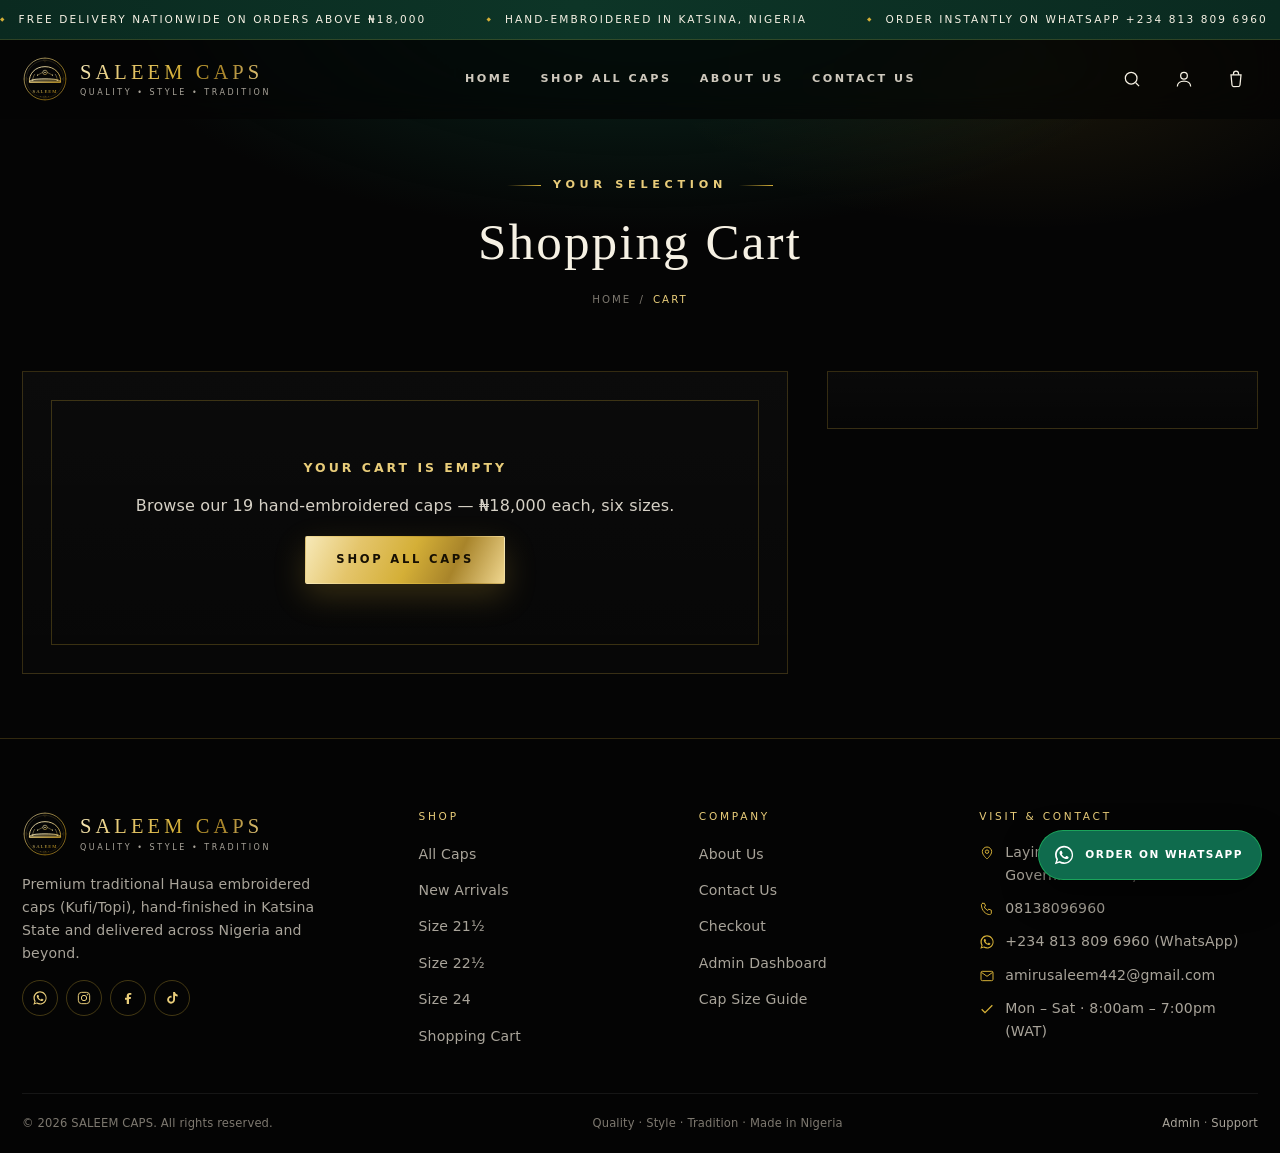
<file: cart.html>
<!DOCTYPE html>
<html lang="en">
<head>
<meta charset="UTF-8">
<meta name="viewport" content="width=device-width, initial-scale=1, viewport-fit=cover">
<title>Shopping Cart | SALEEM CAPS</title>
<meta name="description" content="Review your SALEEM CAPS shopping cart, adjust quantities and check out securely or order on WhatsApp.">
<meta name="theme-color" content="#050505">
<link rel="icon" href="images/favicon.svg" type="image/svg+xml">
<link rel="stylesheet" href="css/styles.css">
</head>
<body data-page="cart">
<header id="js-header"></header>

<main>
  <section class="page-hero">
    <div class="shell">
      <span class="eyebrow">Your Selection</span>
      <h1 style="font-size:clamp(1.9rem,5vw,3.2rem)">Shopping Cart</h1>
      <div class="breadcrumb"><a href="index.html">Home</a><span>/</span><span style="color:var(--gold-2)">Cart</span></div>
    </div>
  </section>

  <section class="section section--tight" style="padding-top:0">
    <div class="shell">
      <div class="cart-layout" id="js-cart-layout">
        <div class="panel" id="js-cart-items"></div>
        <aside class="panel panel--sticky" id="js-cart-summary"></aside>
      </div>
    </div>
  </section>
</main>

<footer id="js-footer"></footer>

<script src="js/data.js"></script>
<script src="js/store.js"></script>
<script src="js/ui.js"></script>
<script src="js/cart.js"></script>
</body>
</html>
</file>
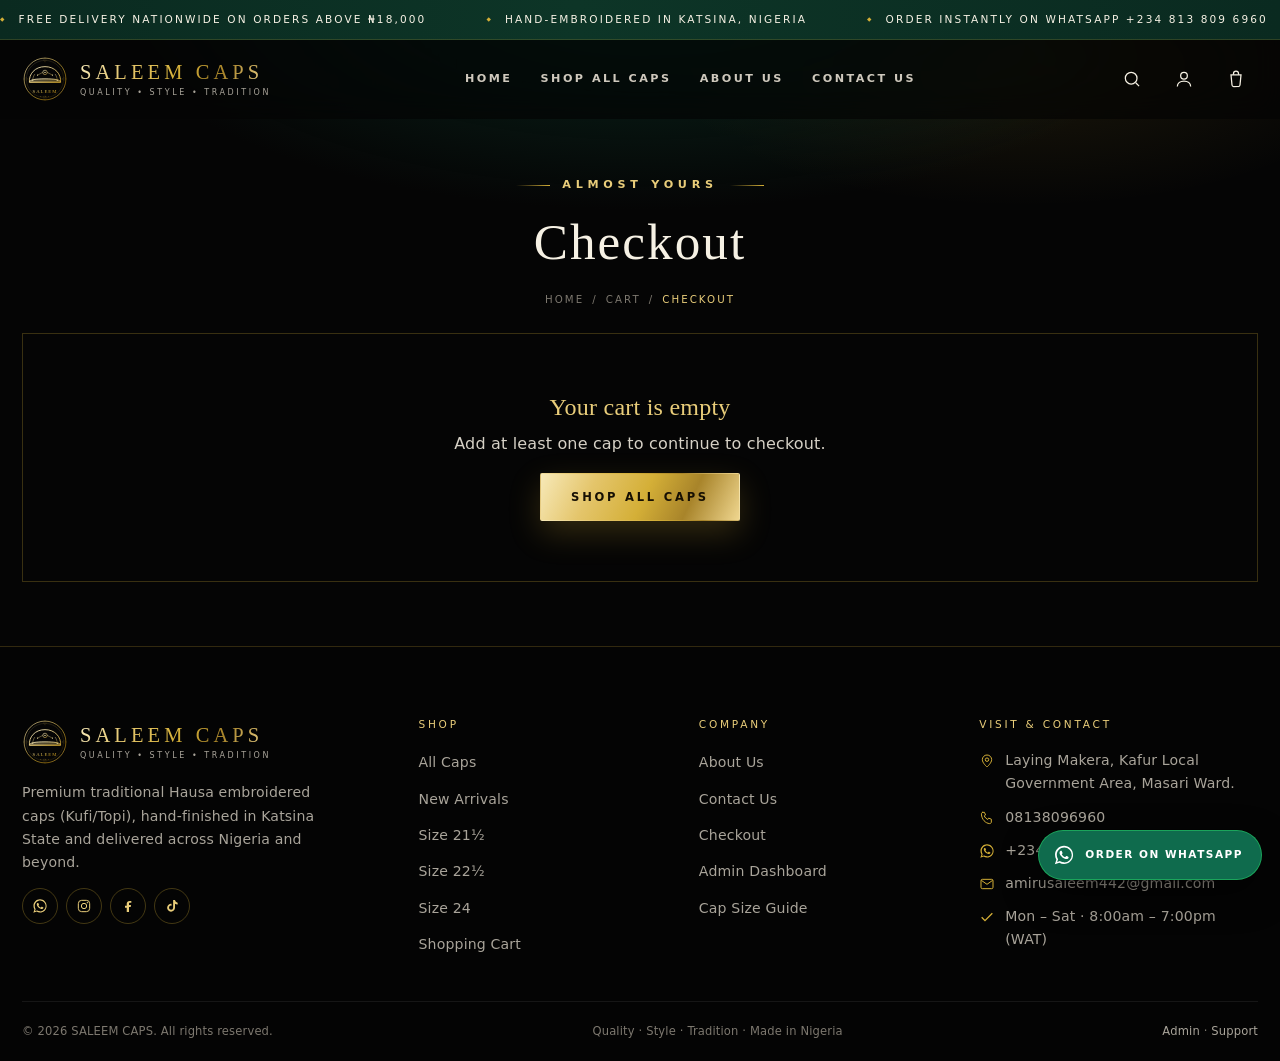
<file: checkout.html>
<!DOCTYPE html>
<html lang="en">
<head>
<meta charset="UTF-8">
<meta name="viewport" content="width=device-width, initial-scale=1, viewport-fit=cover">
<title>Checkout | SALEEM CAPS</title>
<meta name="description" content="Mobile-friendly checkout for SALEEM CAPS traditional embroidered caps. Complete your order and confirm instantly on WhatsApp.">
<meta name="theme-color" content="#050505">
<link rel="icon" href="images/favicon.svg" type="image/svg+xml">
<link rel="stylesheet" href="css/styles.css">
</head>
<body data-page="checkout">
<header id="js-header"></header>

<main>
  <section class="page-hero" style="padding-bottom:26px">
    <div class="shell">
      <span class="eyebrow">Almost Yours</span>
      <h1 style="font-size:clamp(1.9rem,5vw,3.2rem)">Checkout</h1>
      <div class="breadcrumb"><a href="index.html">Home</a><span>/</span><a href="cart.html">Cart</a><span>/</span><span style="color:var(--gold-2)">Checkout</span></div>
    </div>
  </section>

  <section class="section section--tight" style="padding-top:0">
    <div class="shell">
      <div id="js-checkout-wrap">
        <div class="checkout-layout">
          <div>
            <div class="steps"><b>1 Your details</b><span>—</span><span>2 Delivery</span><span>—</span><span>3 Confirm on WhatsApp</span></div>

            <form class="panel" id="js-checkout-form" novalidate>
              <h3>Customer Information</h3>
              <div class="form-row">
                <div class="form-group">
                  <label class="lbl" for="co-name">Full name *</label>
                  <input type="text" id="co-name" name="name" placeholder="Ibrahim Abdulkarim" autocomplete="name" required>
                </div>
                <div class="form-group">
                  <label class="lbl" for="co-phone">Phone / WhatsApp *</label>
                  <input type="tel" id="co-phone" name="phone" placeholder="080 0000 0000" autocomplete="tel" inputmode="tel" required>
                </div>
              </div>
              <div class="form-group">
                <label class="lbl" for="co-email">Email (optional)</label>
                <input type="email" id="co-email" name="email" placeholder="you@example.com" autocomplete="email">
              </div>
              <div class="form-group">
                <label class="lbl" for="co-address">Delivery address *</label>
                <input type="text" id="co-address" name="address" placeholder="House number, street, area" autocomplete="street-address" required>
              </div>
              <div class="form-row">
                <div class="form-group">
                  <label class="lbl" for="co-city">City / Town *</label>
                  <input type="text" id="co-city" name="city" placeholder="Kafur" autocomplete="address-level2" required>
                </div>
                <div class="form-group">
                  <label class="lbl" for="co-state">State *</label>
                  <select id="co-state" name="state" required>
                    <option value="">Select state</option>
                    <option>Katsina</option><option>Kano</option><option>Kaduna</option><option>Abuja (FCT)</option>
                    <option>Lagos</option><option>Kebbi</option><option>Sokoto</option><option>Zamfara</option>
                    <option>Jigawa</option><option>Bauchi</option><option>Gombe</option><option>Borno</option>
                    <option>Yobe</option><option>Adamawa</option><option>Niger</option><option>Kwara</option>
                    <option>Plateau</option><option>Nasarawa</option><option>Benue</option><option>Kogi</option>
                    <option>Oyo</option><option>Osun</option><option>Ogun</option><option>Ondo</option>
                    <option>Ekiti</option><option>Edo</option><option>Delta</option><option>Anambra</option>
                    <option>Enugu</option><option>Ebonyi</option><option>Imo</option><option>Abia</option>
                    <option>Rivers</option><option>Bayelsa</option><option>Cross River</option><option>Akwa Ibom</option>
                    <option>Taraba</option><option>Other / Outside Nigeria</option>
                  </select>
                </div>
              </div>
              <div class="form-group">
                <label class="lbl" for="co-note">Order note (optional)</label>
                <textarea id="co-note" name="note" rows="3" placeholder="Colour preference, gift wrapping, delivery instructions…"></textarea>
              </div>

              <h3 style="margin-top:26px">Payment</h3>
              <label class="pay-option is-active">
                <input type="radio" name="payment" value="Bank transfer" checked>
                <div><b>Bank transfer</b><span>We send account details instantly on WhatsApp after you confirm.</span></div>
              </label>
              <label class="pay-option">
                <input type="radio" name="payment" value="Cash on delivery">
                <div><b>Cash on delivery</b><span>Pay the rider when your cap arrives (selected cities).</span></div>
              </label>
              <label class="pay-option">
                <input type="radio" name="payment" value="Pay on WhatsApp">
                <div><b>Arrange on WhatsApp</b><span>Speak with our team to agree payment and delivery.</span></div>
              </label>

              <div class="alert alert--err hide" id="js-form-error"></div>

              <button class="btn btn--gold btn--block btn--lg" type="submit" style="margin-top:20px" id="js-place-order">
                Place Order — Confirm on WhatsApp
              </button>
              <p class="note text-center" style="margin:14px 0 0">By placing an order you agree to be contacted on WhatsApp or by phone to confirm delivery.</p>
            </form>
          </div>

          <aside class="panel panel--sticky" id="js-summary"></aside>
        </div>
      </div>

      <div id="js-checkout-empty" class="hide">
        <div class="empty-state" style="border-style:solid;border-color:rgba(212,175,55,.25)">
          <h3>Your cart is empty</h3>
          <p>Add at least one cap to continue to checkout.</p>
          <a class="btn btn--gold" href="shop.html">Shop All Caps</a>
        </div>
      </div>
    </div>
  </section>
</main>

<div class="modal-scrim" id="js-success">
  <div class="modal" role="dialog" aria-modal="true" aria-labelledby="js-success-title">
    <div class="modal__seal">
      <svg viewBox="0 0 24 24" fill="none" stroke="currentColor" stroke-width="2"><path d="m4 12.5 5 5L20 6.5"/></svg>
    </div>
    <h3 id="js-success-title">Order Received</h3>
    <p style="margin-bottom:6px">Thank you, <b id="js-success-name">friend</b>. Your order has been recorded.</p>
    <div class="order-no" id="js-success-no">SC-000000</div>
    <p class="note">WhatsApp has opened in a new tab with your order details. If it did not open, use the button below — we confirm every order personally.</p>
    <div class="modal__actions">
      <a class="btn btn--wa btn--block" id="js-success-wa" href="#" target="_blank" rel="noopener">Open WhatsApp Order</a>
      <a class="btn btn--ghost btn--block" href="shop.html">Continue Shopping</a>
    </div>
  </div>
</div>

<footer id="js-footer"></footer>

<script src="js/data.js"></script>
<script src="js/store.js"></script>
<script src="js/ui.js"></script>
<script src="js/checkout.js"></script>
</body>
</html>
</file>
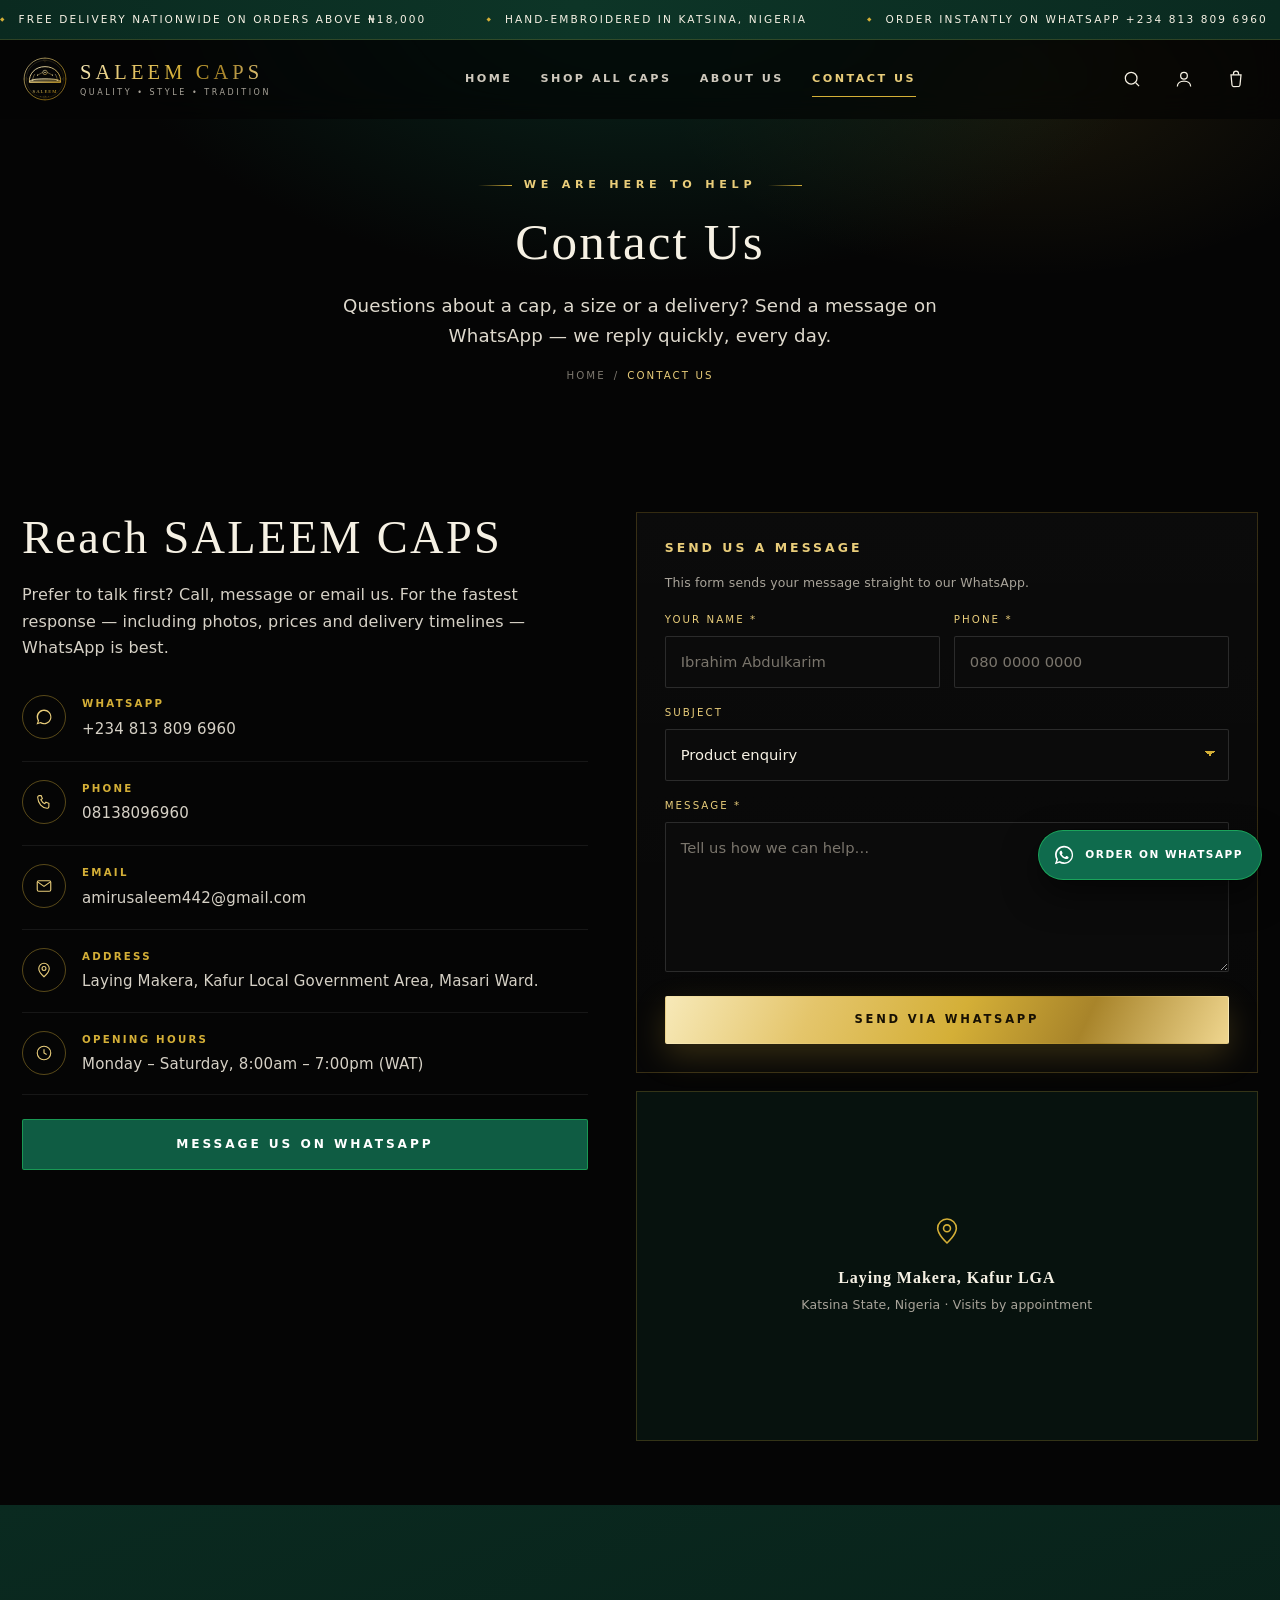
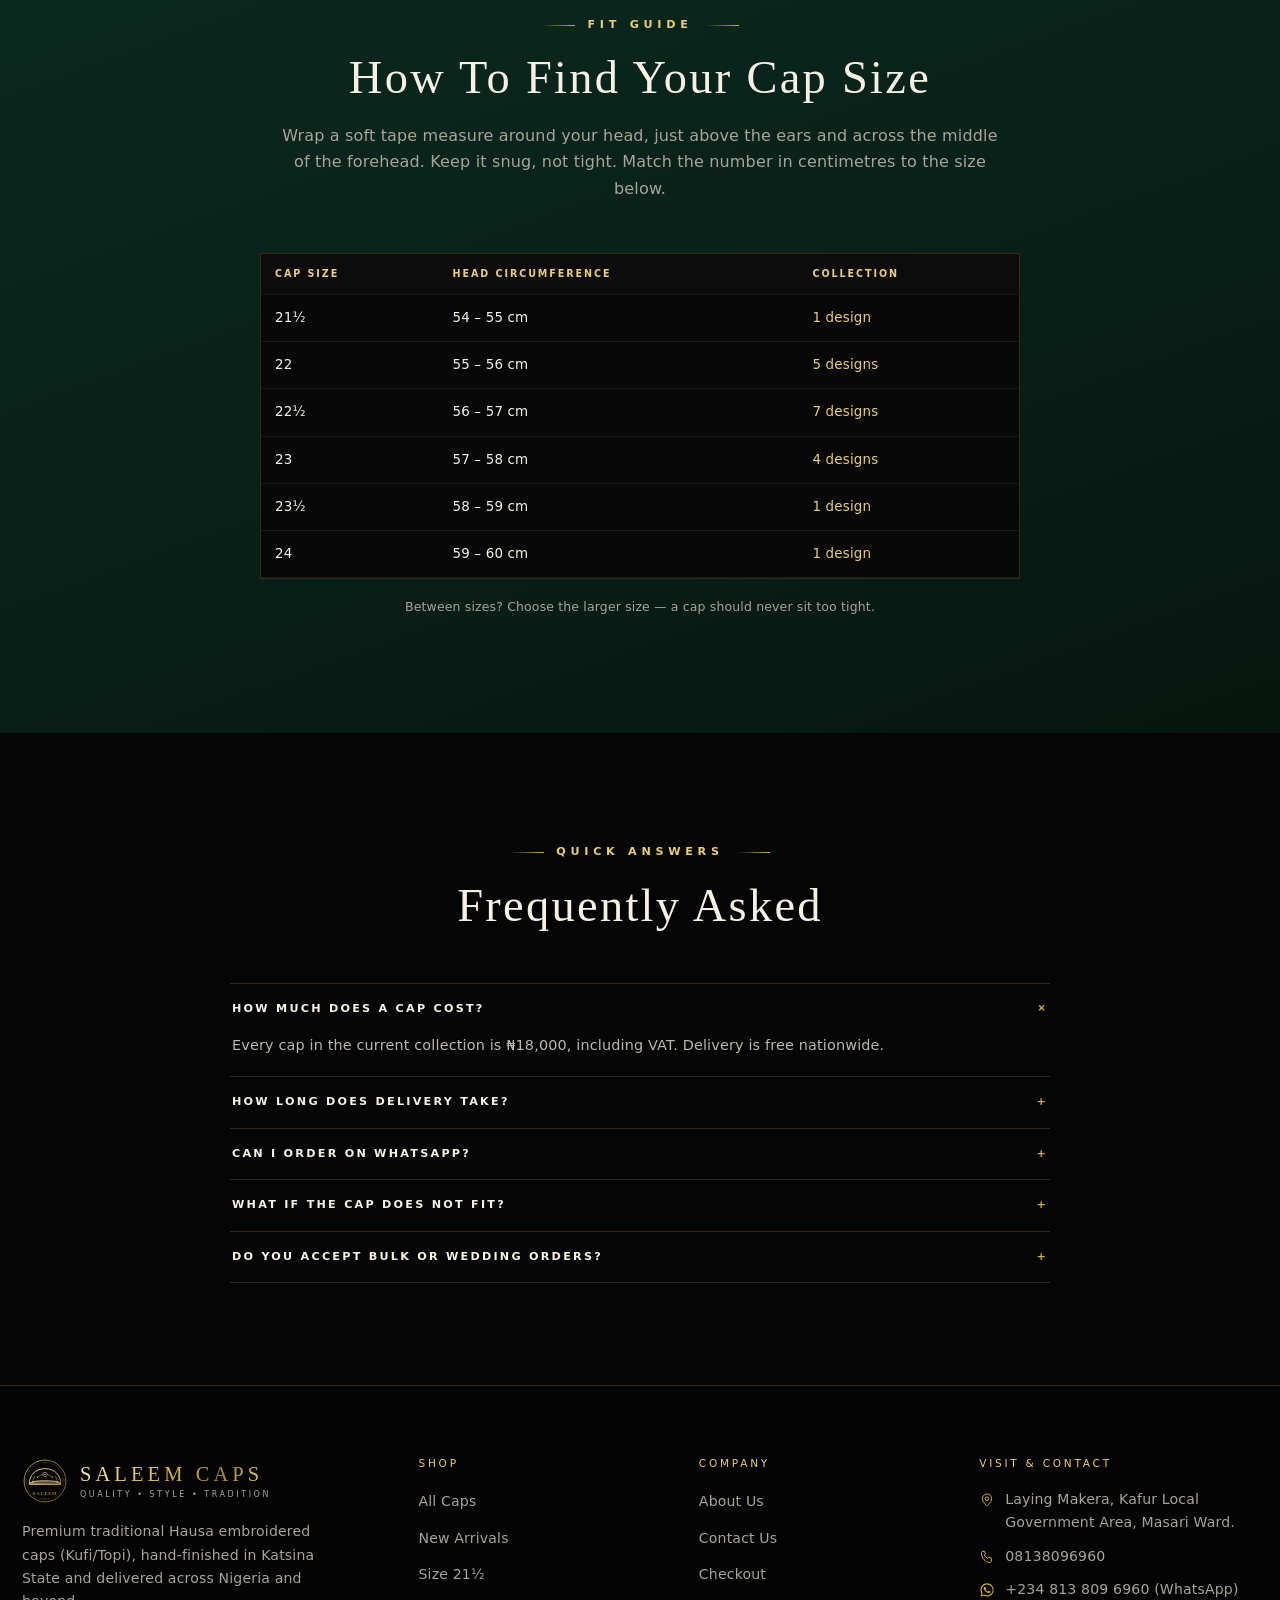
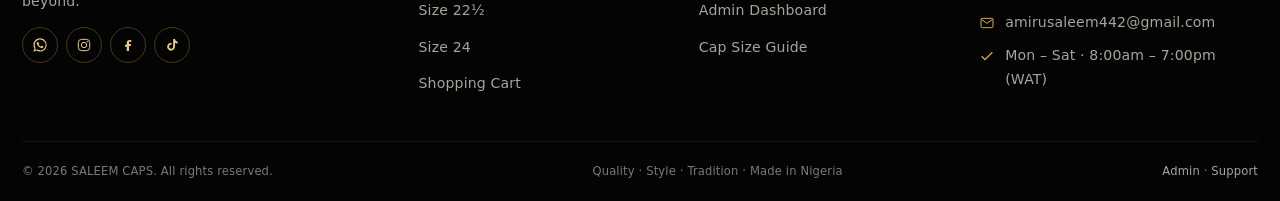
<file: contact.html>
<!DOCTYPE html>
<html lang="en">
<head>
<meta charset="UTF-8">
<meta name="viewport" content="width=device-width, initial-scale=1, viewport-fit=cover">
<title>Contact Us | SALEEM CAPS</title>
<meta name="description" content="Contact SALEEM CAPS — Laying Makera, Kafur Local Government Area, Masari Ward. Phone & WhatsApp 08138096960. Email amirusaleem442@gmail.com.">
<meta name="theme-color" content="#050505">
<link rel="icon" href="images/favicon.svg" type="image/svg+xml">
<link rel="stylesheet" href="css/styles.css">
</head>
<body data-page="contact">
<header id="js-header"></header>

<main>
  <section class="page-hero">
    <div class="shell">
      <span class="eyebrow">We Are Here To Help</span>
      <h1 style="font-size:clamp(1.9rem,5vw,3.2rem)">Contact Us</h1>
      <p class="lead" style="max-width:58ch;margin:0 auto">Questions about a cap, a size or a delivery? Send a message on WhatsApp — we reply quickly, every day.</p>
      <div class="breadcrumb"><a href="index.html">Home</a><span>/</span><span style="color:var(--gold-2)">Contact Us</span></div>
    </div>
  </section>

  <section class="section section--tight">
    <div class="shell">
      <div class="contact-grid">
        <div class="reveal">
          <h2>Reach SALEEM CAPS</h2>
          <p>Prefer to talk first? Call, message or email us. For the fastest response — including photos, prices and delivery timelines — WhatsApp is best.</p>

          <div class="contact-item">
            <div class="contact-item__icon"><svg viewBox="0 0 24 24" fill="currentColor"><path d="M12.04 2C6.6 2 2.2 6.4 2.2 11.83c0 1.94.5 3.75 1.5 5.36L2 22l4.94-1.63a9.9 9.9 0 0 0 5.1 1.4h.01c5.43 0 9.84-4.4 9.84-9.83C21.89 6.4 17.48 2 12.04 2Zm0 17.97a8.1 8.1 0 0 1-4.14-1.14l-.3-.18-3.07 1.01 1.03-3-.19-.31a8.12 8.12 0 0 1-1.25-4.35c0-4.5 3.67-8.16 8.19-8.16a8.16 8.16 0 0 1 0 16.33Z"/></svg></div>
            <div><b>WhatsApp</b><a href="#" class="js-wa-link" target="_blank" rel="noopener">+234 813 809 6960</a></div>
          </div>
          <div class="contact-item">
            <div class="contact-item__icon"><svg viewBox="0 0 24 24" fill="none" stroke="currentColor" stroke-width="1.5"><path d="M5 3.5h3.2l1.6 4-2 1.4a11 11 0 0 0 5.3 5.3l1.4-2 4 1.6V18c0 1.4-1.2 2.5-2.6 2.4C9.7 19.9 4.1 14.3 3.6 6.1 3.5 4.7 4.6 3.5 6 3.5Z"/></svg></div>
            <div><b>Phone</b><a href="tel:+2348138096960">08138096960</a></div>
          </div>
          <div class="contact-item">
            <div class="contact-item__icon"><svg viewBox="0 0 24 24" fill="none" stroke="currentColor" stroke-width="1.5"><rect x="3" y="5" width="18" height="14" rx="2"/><path d="m3.5 6.5 8.5 6 8.5-6"/></svg></div>
            <div><b>Email</b><a href="mailto:amirusaleem442@gmail.com">amirusaleem442@gmail.com</a></div>
          </div>
          <div class="contact-item">
            <div class="contact-item__icon"><svg viewBox="0 0 24 24" fill="none" stroke="currentColor" stroke-width="1.5"><path d="M12 21s7-6.2 7-11a7 7 0 1 0-14 0c0 4.8 7 11 7 11Z"/><circle cx="12" cy="10" r="2.6"/></svg></div>
            <div><b>Address</b><p>Laying Makera, Kafur Local Government Area, Masari Ward.</p></div>
          </div>
          <div class="contact-item">
            <div class="contact-item__icon"><svg viewBox="0 0 24 24" fill="none" stroke="currentColor" stroke-width="1.5"><circle cx="12" cy="12" r="9"/><path d="M12 7v5l3.5 2"/></svg></div>
            <div><b>Opening Hours</b><p>Monday – Saturday, 8:00am – 7:00pm (WAT)</p></div>
          </div>

          <a class="btn btn--wa btn--block btn--lg js-wa-link" href="#" target="_blank" rel="noopener" style="margin-top:24px">Message Us on WhatsApp</a>
        </div>

        <div class="reveal">
          <div class="panel">
            <h3>Send Us A Message</h3>
            <p class="note" style="margin-bottom:18px">This form sends your message straight to our WhatsApp.</p>
            <form id="js-contact-form" novalidate>
              <div class="form-row">
                <div class="form-group">
                  <label class="lbl" for="ct-name">Your name *</label>
                  <input type="text" id="ct-name" placeholder="Ibrahim Abdulkarim" autocomplete="name" required>
                </div>
                <div class="form-group">
                  <label class="lbl" for="ct-phone">Phone *</label>
                  <input type="tel" id="ct-phone" placeholder="080 0000 0000" autocomplete="tel" required>
                </div>
              </div>
              <div class="form-group">
                <label class="lbl" for="ct-topic">Subject</label>
                <select id="ct-topic">
                  <option>Product enquiry</option>
                  <option>Cap size help</option>
                  <option>Order / delivery status</option>
                  <option>Bulk or wedding order</option>
                  <option>Exchange or return</option>
                  <option>Other</option>
                </select>
              </div>
              <div class="form-group">
                <label class="lbl" for="ct-msg">Message *</label>
                <textarea id="ct-msg" rows="5" placeholder="Tell us how we can help…" required></textarea>
              </div>
              <div class="alert alert--err hide" id="js-contact-error"></div>
              <button class="btn btn--gold btn--block" type="submit">Send via WhatsApp</button>
            </form>
          </div>

          <div class="map-frame" style="margin-top:18px">
            <div>
              <svg viewBox="0 0 24 24" fill="none" stroke="var(--gold)" stroke-width="1.2" style="width:32px;height:32px;margin:0 auto 10px"><path d="M12 21s7-6.2 7-11a7 7 0 1 0-14 0c0 4.8 7 11 7 11Z"/><circle cx="12" cy="10" r="2.6"/></svg>
              <b style="display:block;font-family:var(--serif);letter-spacing:.06em">Laying Makera, Kafur LGA</b>
              <span class="note">Katsina State, Nigeria · Visits by appointment</span>
            </div>
          </div>
        </div>
      </div>
    </div>
  </section>

  <section class="section section--green" id="size-guide">
    <div class="shell">
      <div class="section-head reveal">
        <span class="eyebrow">Fit Guide</span>
        <h2>How To Find Your Cap Size</h2>
        <p>Wrap a soft tape measure around your head, just above the ears and across the middle of the forehead. Keep it snug, not tight. Match the number in centimetres to the size below.</p>
      </div>
      <div class="table-wrap" style="max-width:760px;margin:0 auto">
        <table style="min-width:420px">
          <thead><tr><th>Cap size</th><th>Head circumference</th><th>Collection</th></tr></thead>
          <tbody>
            <tr><td>21½</td><td>54 – 55 cm</td><td><a href="shop.html?size=21.5" style="color:var(--gold-2)">1 design</a></td></tr>
            <tr><td>22</td><td>55 – 56 cm</td><td><a href="shop.html?size=22" style="color:var(--gold-2)">5 designs</a></td></tr>
            <tr><td>22½</td><td>56 – 57 cm</td><td><a href="shop.html?size=22.5" style="color:var(--gold-2)">7 designs</a></td></tr>
            <tr><td>23</td><td>57 – 58 cm</td><td><a href="shop.html?size=23" style="color:var(--gold-2)">4 designs</a></td></tr>
            <tr><td>23½</td><td>58 – 59 cm</td><td><a href="shop.html?size=23.5" style="color:var(--gold-2)">1 design</a></td></tr>
            <tr><td>24</td><td>59 – 60 cm</td><td><a href="shop.html?size=24" style="color:var(--gold-2)">1 design</a></td></tr>
          </tbody>
        </table>
      </div>
      <p class="note text-center" style="margin-top:18px">Between sizes? Choose the larger size — a cap should never sit too tight.</p>
    </div>
  </section>

  <section class="section">
    <div class="shell">
      <div class="section-head reveal">
        <span class="eyebrow">Quick Answers</span>
        <h2>Frequently Asked</h2>
      </div>
      <div class="accordion reveal" style="max-width:820px;margin:0 auto">
        <div class="accordion__item is-open"><button class="accordion__btn">How much does a cap cost? <i>+</i></button>
          <div class="accordion__panel"><div>Every cap in the current collection is ₦18,000, including VAT. Delivery is free nationwide.</div></div></div>
        <div class="accordion__item"><button class="accordion__btn">How long does delivery take? <i>+</i></button>
          <div class="accordion__panel"><div>Orders are dispatched within 24 hours of confirmation. Delivery is typically 1–3 working days within Katsina and 2–5 working days to other states.</div></div></div>
        <div class="accordion__item"><button class="accordion__btn">Can I order on WhatsApp? <i>+</i></button>
          <div class="accordion__panel"><div>Yes — every product has an “Order on WhatsApp” button that prepares a message with your name, the cap name, size, quantity and total price for +234 813 809 6960.</div></div></div>
        <div class="accordion__item"><button class="accordion__btn">What if the cap does not fit? <i>+</i></button>
          <div class="accordion__panel"><div>Unworn caps can be exchanged within 7 days. Message us on WhatsApp and we will arrange the exchange.</div></div></div>
        <div class="accordion__item"><button class="accordion__btn">Do you accept bulk or wedding orders? <i>+</i></button>
          <div class="accordion__panel"><div>We do. For 10 caps or more, message us on WhatsApp for availability, timelines and pricing.</div></div></div>
      </div>
    </div>
  </section>
</main>

<footer id="js-footer"></footer>

<script src="js/data.js"></script>
<script src="js/store.js"></script>
<script src="js/ui.js"></script>
<script src="js/contact.js"></script>
</body>
</html>
</file>
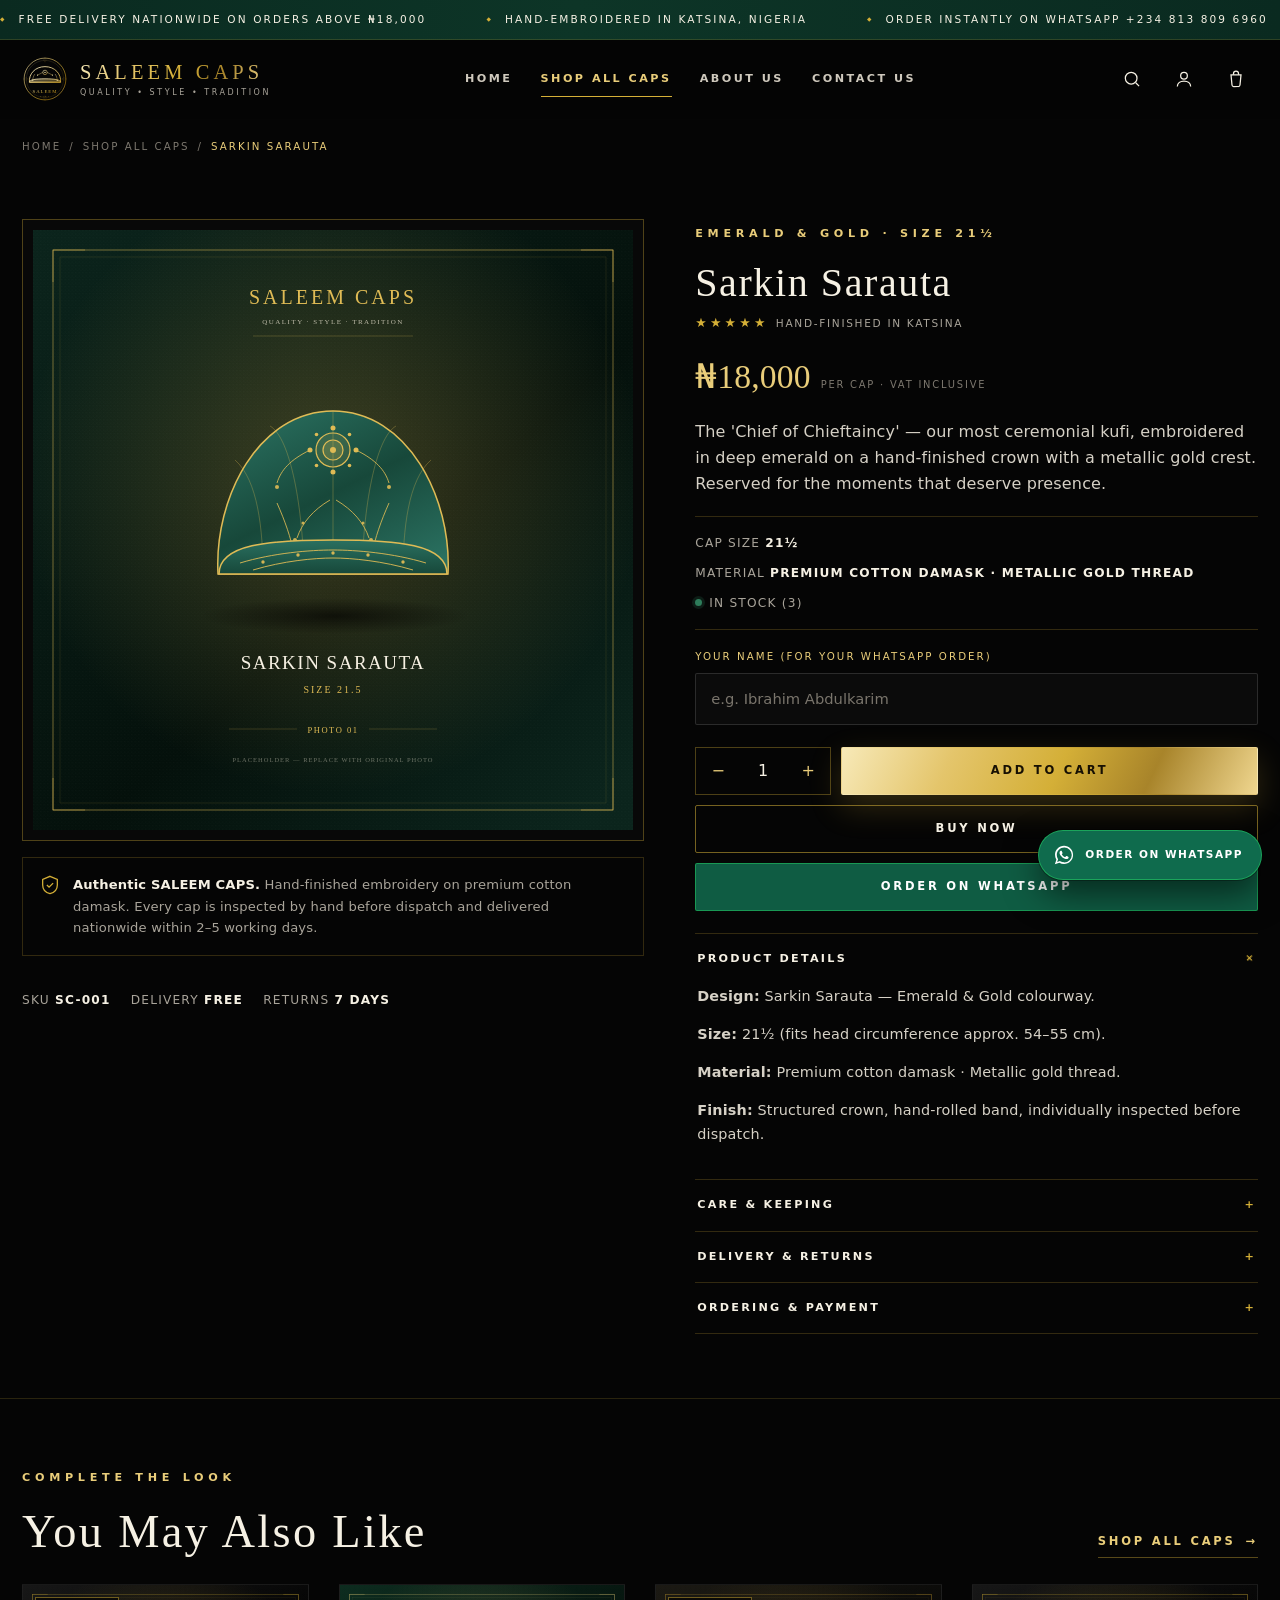
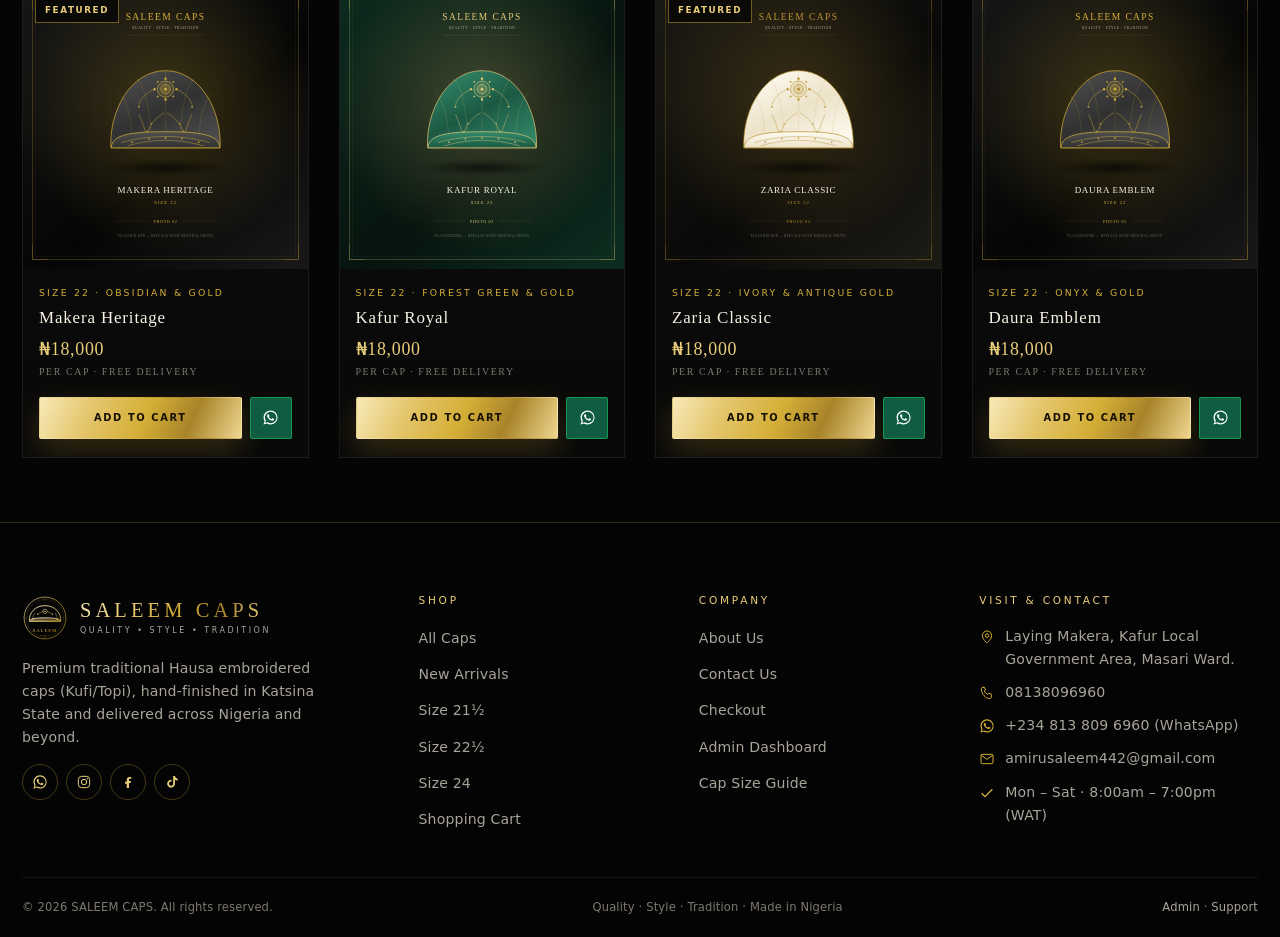
<file: product.html>
<!DOCTYPE html>
<html lang="en">
<head>
<meta charset="UTF-8">
<meta name="viewport" content="width=device-width, initial-scale=1, viewport-fit=cover">
<title>Product Details | SALEEM CAPS</title>
<meta name="description" content="View details of this premium hand-embroidered traditional cap by SALEEM CAPS. ₦18,000 per cap. Add to cart or order instantly on WhatsApp.">
<meta name="theme-color" content="#050505">
<link rel="icon" href="images/favicon.svg" type="image/svg+xml">
<link rel="stylesheet" href="css/styles.css">
</head>
<body data-page="shop">
<header id="js-header"></header>

<main>
  <div class="shell" style="padding-top:104px">
    <div class="breadcrumb" style="justify-content:flex-start;padding:18px 0 0">
      <a href="index.html">Home</a><span>/</span><a href="shop.html">Shop All Caps</a><span>/</span>
      <span id="js-crumb" style="color:var(--gold-2)">Cap</span>
    </div>
  </div>

  <section class="section section--tight" id="js-pdp-wrap">
    <div class="shell">
      <div class="pdp" id="js-pdp"></div>
    </div>
  </section>

  <section class="section section--tight hide" id="js-related-wrap" style="border-top:1px solid rgba(212,175,55,.18)">
    <div class="shell">
      <div class="flex-between" style="margin-bottom:26px;align-items:flex-end">
        <div>
          <span class="eyebrow eyebrow--left">Complete The Look</span>
          <h2 class="mb-0">You May Also Like</h2>
        </div>
        <a class="link-gold" href="shop.html">Shop All Caps <span aria-hidden="true">→</span></a>
      </div>
      <div class="product-grid" id="js-related"></div>
    </div>
  </section>
</main>

<div class="sticky-buy" id="js-sticky-buy"></div>

<footer id="js-footer"></footer>

<script src="js/data.js"></script>
<script src="js/store.js"></script>
<script src="js/ui.js"></script>
<script src="js/product.js"></script>
</body>
</html>
</file>
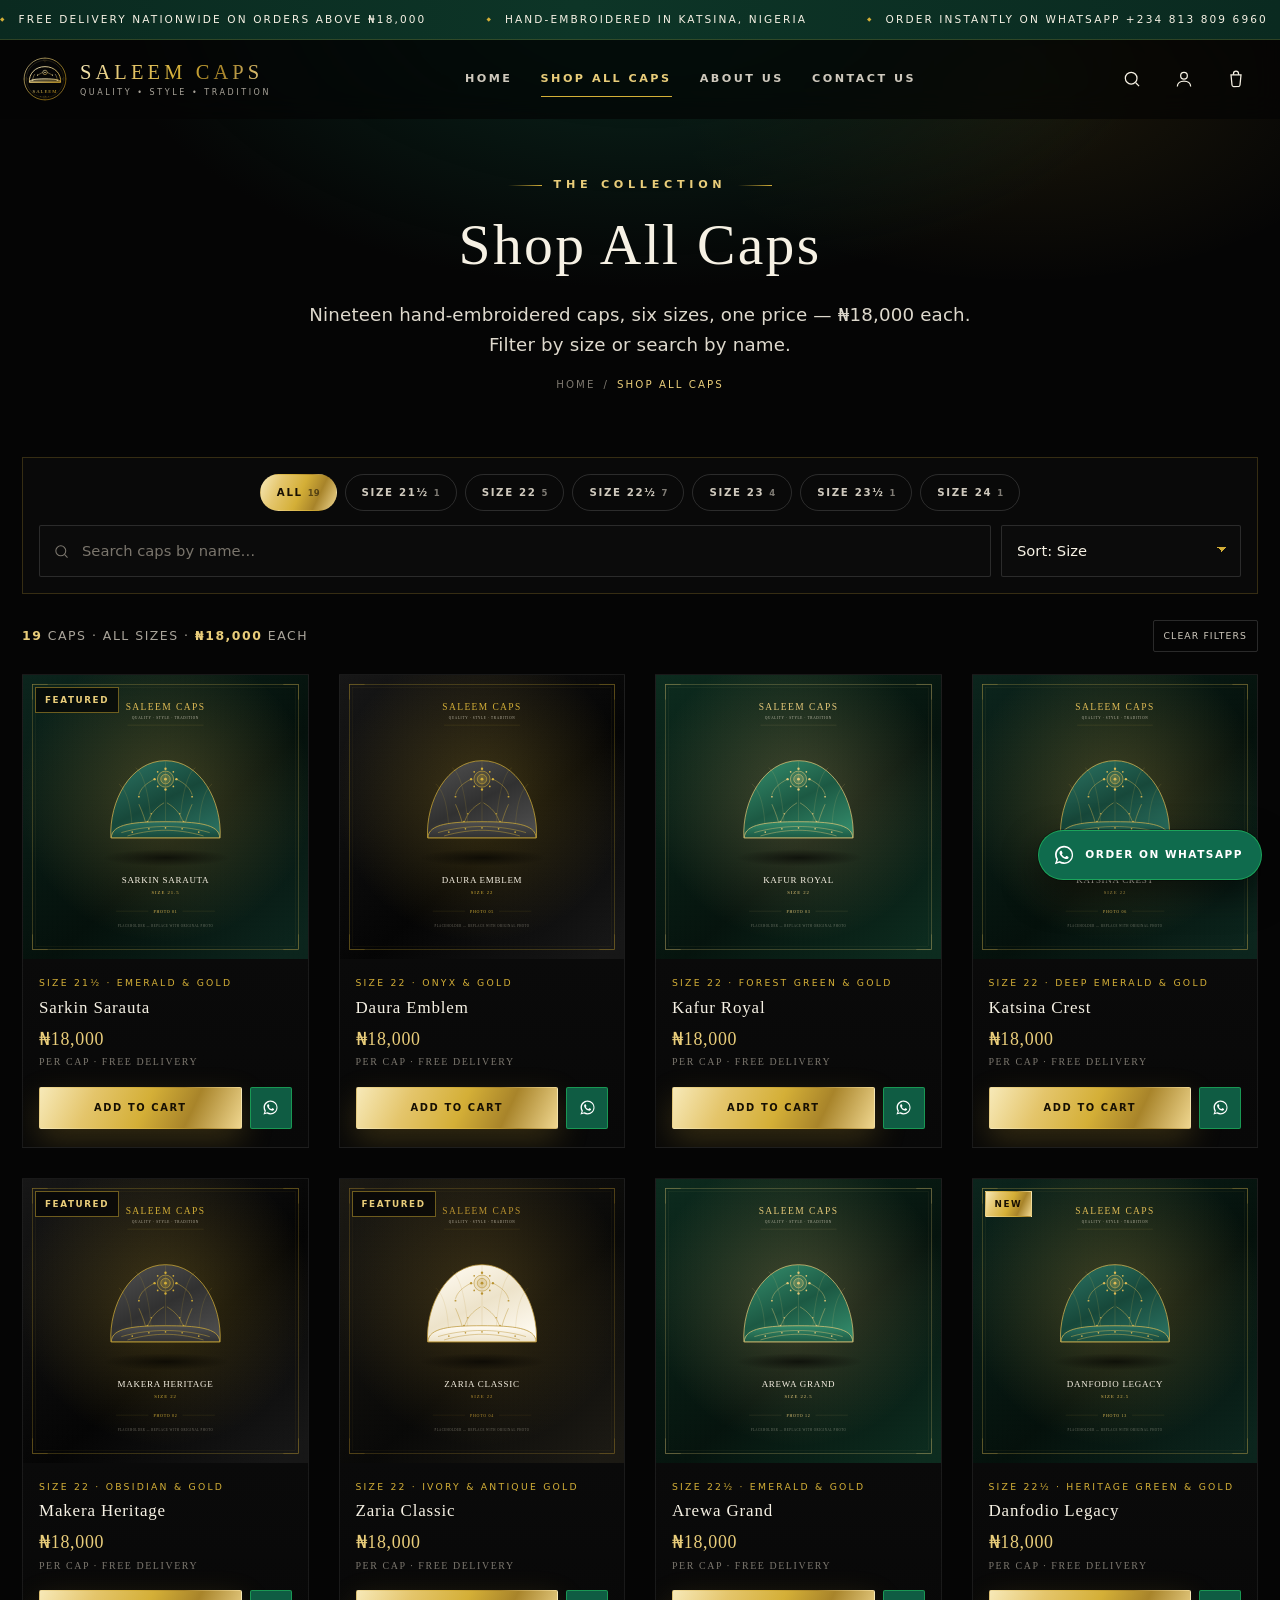
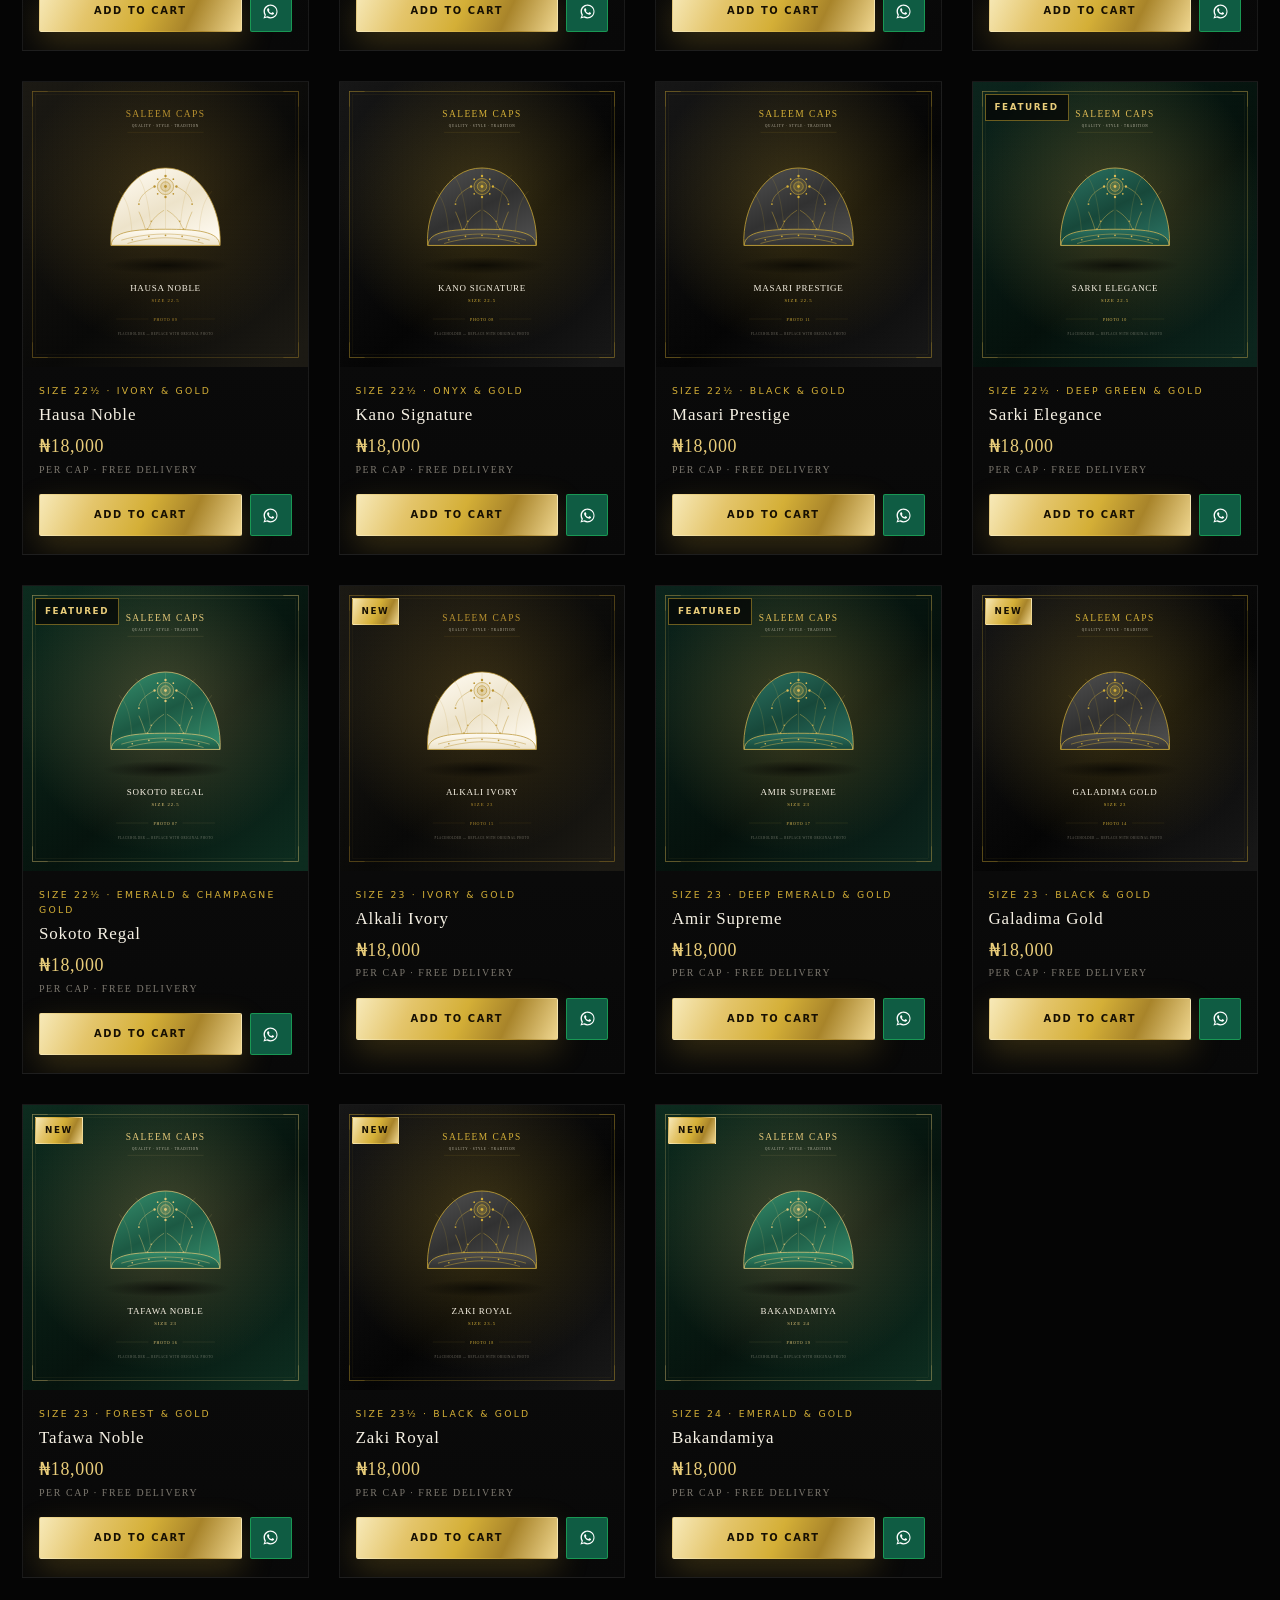
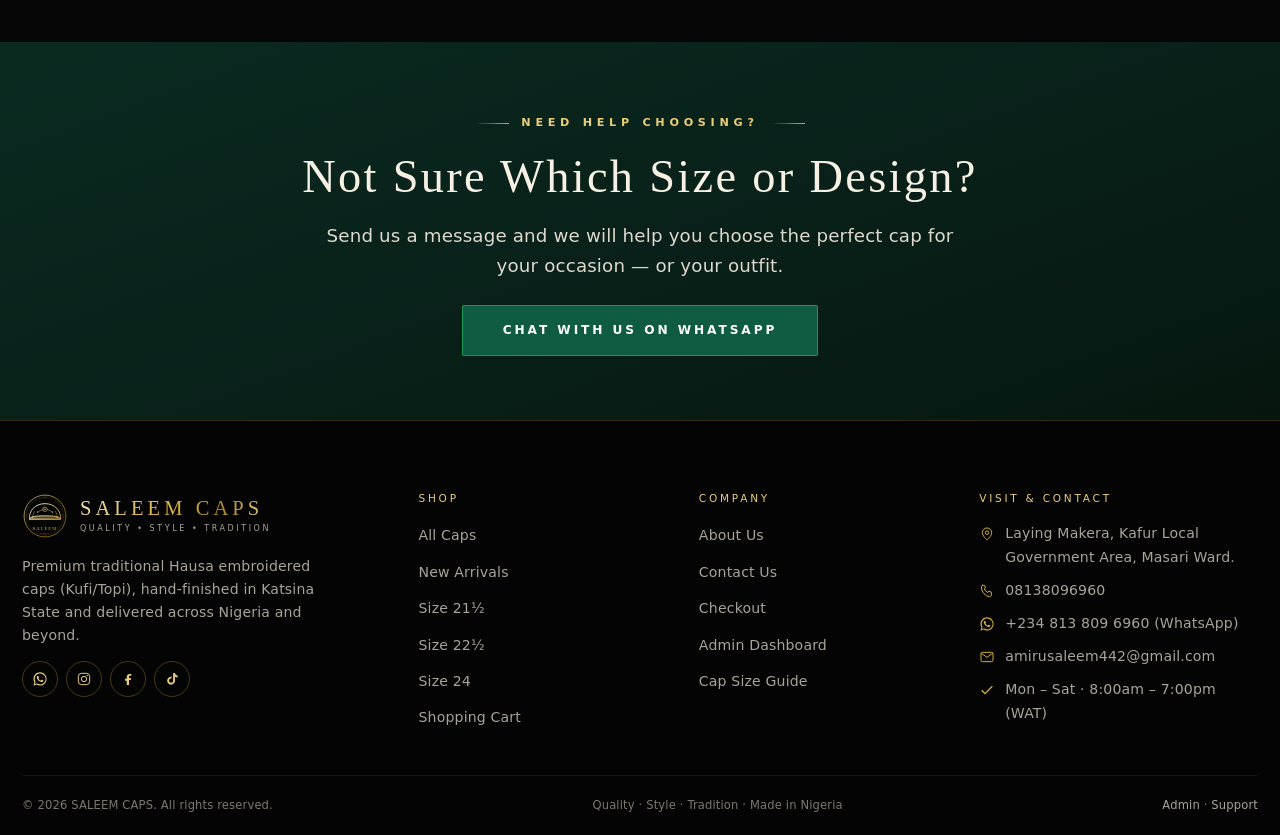
<file: shop.html>
<!DOCTYPE html>
<html lang="en">
<head>
<meta charset="UTF-8">
<meta name="viewport" content="width=device-width, initial-scale=1, viewport-fit=cover">
<title>Shop All Caps — 19 Premium Traditional Embroidered Caps | SALEEM CAPS</title>
<meta name="description" content="Shop all 19 SALEEM CAPS premium traditional Hausa embroidered caps. Filter by size 21½ to 24, search designs and order on WhatsApp. ₦18,000 per cap.">
<meta name="theme-color" content="#050505">
<link rel="icon" href="images/favicon.svg" type="image/svg+xml">
<link rel="stylesheet" href="css/styles.css">
</head>
<body data-page="shop">
<header id="js-header"></header>

<main>
  <section class="page-hero">
    <div class="shell">
      <span class="eyebrow">The Collection</span>
      <h1 style="font-size:clamp(1.9rem,5.4vw,3.6rem)">Shop All Caps</h1>
      <p class="lead" style="max-width:60ch;margin:0 auto">Nineteen hand-embroidered caps, six sizes, one price — ₦18,000 each. Filter by size or search by name.</p>
      <div class="breadcrumb"><a href="index.html">Home</a><span>/</span><span style="color:var(--gold-2)">Shop All Caps</span></div>
    </div>
  </section>

  <section class="section section--tight" style="padding-top:0">
    <div class="shell">
      <div class="filterbar" id="search">
        <div class="chips" id="js-size-chips" aria-label="Filter by cap size"></div>
        <div class="toolbar">
          <div class="field">
            <svg viewBox="0 0 24 24" fill="none" stroke="currentColor" stroke-width="1.5" aria-hidden="true"><circle cx="11" cy="11" r="7"/><path d="m16.5 16.5 4 4"/></svg>
            <input type="search" id="js-search" placeholder="Search caps by name…" aria-label="Search caps">
          </div>
          <select id="js-sort" aria-label="Sort products">
            <option value="size">Sort: Size</option>
            <option value="new">Sort: Newest</option>
            <option value="name">Sort: Name A–Z</option>
            <option value="price-asc">Sort: Price low → high</option>
            <option value="price-desc">Sort: Price high → low</option>
          </select>
        </div>
      </div>

      <div class="results-line">
        <span id="js-result-count">Loading…</span>
        <button class="mini-btn" id="js-clear">Clear filters</button>
      </div>

      <div class="product-grid" id="js-grid"></div>
      <div class="empty-state hide" id="js-empty">
        <h3>No caps match your search</h3>
        <p>Try another size or clear your filters to see all 19 caps.</p>
        <button class="btn btn--gold" id="js-empty-reset">Show All Caps</button>
      </div>
    </div>
  </section>

  <section class="section section--green section--tight">
    <div class="shell text-center">
      <span class="eyebrow">Need Help Choosing?</span>
      <h2>Not Sure Which Size or Design?</h2>
      <p class="lead" style="max-width:56ch;margin:0 auto 24px">Send us a message and we will help you choose the perfect cap for your occasion — or your outfit.</p>
      <a class="btn btn--wa btn--lg js-wa-help" href="#" target="_blank" rel="noopener">Chat With Us on WhatsApp</a>
    </div>
  </section>
</main>

<footer id="js-footer"></footer>

<script src="js/data.js"></script>
<script src="js/store.js"></script>
<script src="js/ui.js"></script>
<script src="js/shop.js"></script>
</body>
</html>
</file>
<file: css/styles.css>
/* =====================================================================
   SALEEM CAPS — Premium Traditional Embroidered Caps
   Design system: black · metallic gold · white · dark green
   ===================================================================== */

:root {
  --black: #050505;
  --black-2: #0a0a0a;
  --black-3: #101010;
  --panel: #0d0d0d;
  --green: #0a2a20;
  --green-2: #081f18;
  --green-3: #0e3a2c;
  --gold: #d4af37;
  --gold-2: #e9cd7a;
  --gold-3: #f7e9b8;
  --gold-deep: #a8842a;
  --cream: #f6f1e4;
  --white: #ffffff;
  --muted: #a9a49a;
  --muted-2: #7d786f;
  --line: rgba(212, 175, 55, 0.22);
  --line-soft: rgba(255, 255, 255, 0.08);
  --danger: #c0392b;
  --ok: #2e7d5b;

  --serif: "Didot", "Bodoni MT", "Playfair Display", "Cormorant Garamond", Georgia, "Times New Roman", serif;
  --sans: "Helvetica Neue", "Segoe UI", Inter, system-ui, -apple-system, Arial, sans-serif;

  --shell: 1280px;
  --gutter: 22px;
  --radius: 2px;
  --shadow: 0 26px 70px rgba(0, 0, 0, 0.55);
  --gold-grad: linear-gradient(115deg, #f7e9b8 0%, #e4c56b 26%, #d4af37 52%, #a8842a 74%, #efd68f 100%);
  --ease: cubic-bezier(0.22, 0.61, 0.36, 1);
}

* { box-sizing: border-box; }

html { -webkit-text-size-adjust: 100%; scroll-behavior: smooth; }

body {
  margin: 0;
  background: var(--black);
  color: var(--cream);
  font-family: var(--sans);
  font-size: 16px;
  line-height: 1.65;
  letter-spacing: 0.01em;
  -webkit-font-smoothing: antialiased;
  overflow-x: hidden;
}

body.no-scroll { overflow: hidden; }

img { max-width: 100%; display: block; }
a { color: inherit; text-decoration: none; }
button, input, select, textarea { font: inherit; color: inherit; }
button { cursor: pointer; }
ul { margin: 0; padding: 0; list-style: none; }

::selection { background: var(--gold); color: #0a0a0a; }

/* ---------------------------------- layout -------------------------------- */
.shell { width: 100%; max-width: var(--shell); margin: 0 auto; padding: 0 var(--gutter); }
.section { padding: clamp(56px, 8vw, 108px) 0; position: relative; }
.section--tight { padding: clamp(38px, 5vw, 64px) 0; }
.section--green { background: linear-gradient(160deg, var(--green) 0%, var(--green-2) 60%, #06160f 100%); }
.section--panel { background: linear-gradient(180deg, #080808, #0c0c0c 60%, #080808); }
.divider-gold { height: 1px; background: linear-gradient(90deg, transparent, var(--line), transparent); border: 0; }
.stack-sm > * + * { margin-top: 12px; }
.text-center { text-align: center; }
.hide { display: none !important; }

/* -------------------------------- typography ------------------------------ */
h1, h2, h3, h4 { font-family: var(--serif); font-weight: 400; margin: 0 0 0.4em; line-height: 1.12; letter-spacing: 0.01em; }
h1 { font-size: clamp(2.1rem, 6.2vw, 4.6rem); letter-spacing: 0.04em; }
h2 { font-size: clamp(1.65rem, 3.9vw, 2.9rem); letter-spacing: 0.05em; }
h3 { font-size: clamp(1.15rem, 2.2vw, 1.5rem); }
p { margin: 0 0 1em; color: #d6d1c6; }
.lead { font-size: clamp(1rem, 1.6vw, 1.14rem); color: #ded9cd; }

.eyebrow {
  display: inline-flex; align-items: center; gap: 12px;
  font-family: var(--sans); font-size: 0.7rem; font-weight: 600;
  letter-spacing: 0.42em; text-transform: uppercase; color: var(--gold-2);
  margin-bottom: 18px;
}
.eyebrow::before, .eyebrow::after {
  content: ""; width: 34px; height: 1px; background: linear-gradient(90deg, transparent, var(--gold));
}
.eyebrow--left::before { display: none; }
.eyebrow--left::after { display: none; }
.eyebrow--left { padding-left: 0; }

.gold-text { background: var(--gold-grad); -webkit-background-clip: text; background-clip: text; color: transparent; }

.section-head { max-width: 720px; margin: 0 auto clamp(30px, 4vw, 52px); text-align: center; }
.section-head p { color: var(--muted); margin-bottom: 0; }

/* --------------------------------- buttons -------------------------------- */
.btn {
  --btn-bg: transparent; --btn-fg: var(--cream); --btn-bd: var(--line);
  position: relative; display: inline-flex; align-items: center; justify-content: center; gap: 10px;
  padding: 15px 30px; border: 1px solid var(--btn-bd);
  background: var(--btn-bg); color: var(--btn-fg);
  font-family: var(--sans); font-size: 0.72rem; font-weight: 700;
  letter-spacing: 0.24em; text-transform: uppercase;
  transition: transform 0.25s var(--ease), box-shadow 0.3s var(--ease), background 0.3s var(--ease), color 0.3s var(--ease), border-color 0.3s var(--ease);
  border-radius: var(--radius); text-align: center; line-height: 1; min-height: 48px;
}
.btn:hover { transform: translateY(-2px); }
.btn:active { transform: translateY(0); }
.btn:focus-visible { outline: 2px solid var(--gold-2); outline-offset: 3px; }

.btn--gold { --btn-bg: var(--gold-grad); --btn-fg: #171003; --btn-bd: transparent; box-shadow: 0 12px 32px rgba(212, 175, 55, 0.22); }
.btn--gold:hover { box-shadow: 0 18px 44px rgba(212, 175, 55, 0.34); }
.btn--ghost { --btn-fg: var(--cream); --btn-bd: rgba(212, 175, 55, 0.55); }
.btn--ghost:hover { background: rgba(212, 175, 55, 0.1); border-color: var(--gold); }
.btn--dark { --btn-bg: #0b0b0b; --btn-fg: var(--gold-2); --btn-bd: var(--line); }
.btn--wa { --btn-bg: #0f5c43; --btn-fg: #fff; --btn-bd: rgba(37, 211, 102, 0.5); }
.btn--wa:hover { background: #12724f; }
.btn--block { width: 100%; }
.btn--lg { padding: 18px 40px; font-size: 0.76rem; }
.btn--sm { padding: 11px 18px; font-size: 0.64rem; min-height: 40px; letter-spacing: 0.18em; }
.btn[disabled] { opacity: 0.45; pointer-events: none; }
.btn svg { width: 17px; height: 17px; flex: none; }

.link-gold {
  display: inline-flex; align-items: center; gap: 10px;
  font-size: 0.72rem; font-weight: 700; letter-spacing: 0.24em; text-transform: uppercase;
  color: var(--gold-2); border-bottom: 1px solid rgba(212, 175, 55, 0.4); padding-bottom: 6px;
  transition: gap 0.25s var(--ease), color 0.25s var(--ease), border-color 0.25s var(--ease);
}
.link-gold:hover { gap: 16px; color: var(--gold-3); border-color: var(--gold-3); }

/* --------------------------------- header --------------------------------- */
.site-header {
  position: fixed; inset: 0 0 auto 0; z-index: 90;
  background: rgba(5, 5, 5, 0.72);
  backdrop-filter: blur(14px) saturate(140%);
  -webkit-backdrop-filter: blur(14px) saturate(140%);
  border-bottom: 1px solid transparent;
  transition: background 0.35s var(--ease), border-color 0.35s var(--ease), box-shadow 0.35s var(--ease);
}
.site-header.is-stuck { background: rgba(4, 4, 4, 0.94); border-bottom-color: var(--line); box-shadow: 0 12px 40px rgba(0, 0, 0, 0.55); }

.announce {
  background: linear-gradient(90deg, #0a2a20, #0d3527 45%, #0a2a20);
  border-bottom: 1px solid rgba(212, 175, 55, 0.18);
  font-size: 0.66rem; letter-spacing: 0.2em; text-transform: uppercase; color: var(--cream);
  overflow: hidden; max-height: 44px; transition: max-height 0.4s var(--ease);
}
.announce__track { display: flex; gap: 60px; padding: 11px 0; white-space: nowrap; animation: marquee 32s linear infinite; width: max-content; }
.announce__track span { display: inline-flex; align-items: center; gap: 12px; }
.announce__track span::before { content: "◆"; color: var(--gold); font-size: 0.55em; }
@keyframes marquee { from { transform: translateX(0); } to { transform: translateX(-50%); } }

.nav { display: flex; align-items: center; justify-content: space-between; gap: 18px; height: 78px; }
.brand { display: flex; align-items: center; gap: 12px; flex: none; }
.brand__mark { width: 46px; height: 46px; flex: none; }
.brand__text { display: flex; flex-direction: column; line-height: 1; }
.brand__name {
  font-family: var(--serif); font-size: 1.28rem; letter-spacing: 0.2em;
  background: var(--gold-grad); -webkit-background-clip: text; background-clip: text; color: transparent;
  white-space: nowrap;
}
.brand__tag { font-size: 0.5rem; letter-spacing: 0.32em; color: var(--muted); margin-top: 7px; text-transform: uppercase; white-space: nowrap; }

.nav__links { display: flex; align-items: center; gap: clamp(14px, 2.2vw, 34px); }
.nav__links a {
  position: relative; font-size: 0.7rem; font-weight: 600; letter-spacing: 0.22em; text-transform: uppercase;
  color: #cfc9bd; padding: 10px 0; transition: color 0.25s var(--ease);
}
.nav__links a::after {
  content: ""; position: absolute; left: 0; bottom: 2px; height: 1px; width: 0;
  background: var(--gold); transition: width 0.3s var(--ease);
}
.nav__links a:hover, .nav__links a.is-active { color: var(--gold-2); }
.nav__links a:hover::after, .nav__links a.is-active::after { width: 100%; }

.nav__actions { display: flex; align-items: center; gap: 8px; flex: none; }
.icon-btn {
  position: relative; display: inline-flex; align-items: center; justify-content: center;
  width: 44px; height: 44px; border: 1px solid transparent; border-radius: 50%;
  background: transparent; color: var(--cream); transition: all 0.25s var(--ease);
}
.icon-btn:hover { border-color: var(--line); color: var(--gold-2); background: rgba(212, 175, 55, 0.07); }
.icon-btn svg { width: 20px; height: 20px; }
.badge-count {
  position: absolute; top: 3px; right: 1px; min-width: 18px; height: 18px; padding: 0 5px;
  display: grid; place-items: center; border-radius: 999px;
  background: var(--gold-grad); color: #120d02; font-size: 0.6rem; font-weight: 800; letter-spacing: 0;
  box-shadow: 0 0 0 2px #050505;
}
.badge-count[data-empty="true"] { display: none; }
.nav__toggle { display: none; }

/* mobile drawer nav */
.mobile-nav {
  position: fixed; inset: 0; z-index: 120; display: grid; grid-template-columns: 1fr;
  background: rgba(3, 3, 3, 0.7); backdrop-filter: blur(6px);
  opacity: 0; pointer-events: none; transition: opacity 0.3s var(--ease);
}
.mobile-nav.is-open { opacity: 1; pointer-events: auto; }
.mobile-nav__panel {
  width: min(88vw, 380px); height: 100%; margin-left: auto;
  background: linear-gradient(170deg, #0b0b0b, #07120e);
  border-left: 1px solid var(--line); padding: 22px; display: flex; flex-direction: column;
  transform: translateX(100%); transition: transform 0.4s var(--ease); overflow-y: auto;
}
.mobile-nav.is-open .mobile-nav__panel { transform: none; }
.mobile-nav a.m-link {
  display: flex; align-items: center; justify-content: space-between;
  padding: 16px 4px; border-bottom: 1px solid rgba(255, 255, 255, 0.06);
  font-family: var(--serif); font-size: 1.15rem; letter-spacing: 0.12em;
}
.mobile-nav a.m-link:hover { color: var(--gold-2); }
.mobile-nav__foot { margin-top: auto; padding-top: 26px; color: var(--muted); font-size: 0.82rem; }

/* ---------------------------------- hero ---------------------------------- */
.hero { position: relative; padding-top: 122px; min-height: min(94vh, 900px); display: flex; align-items: center; overflow: hidden; }
.hero__bg { position: absolute; inset: 0; z-index: 0; }
.hero__bg img { width: 100%; height: 100%; object-fit: cover; opacity: 0.55; }
.hero__bg::after {
  content: ""; position: absolute; inset: 0;
  background:
    radial-gradient(80% 70% at 20% 40%, rgba(10, 42, 32, 0.75), transparent 62%),
    linear-gradient(90deg, #050505 4%, rgba(5, 5, 5, 0.86) 38%, rgba(5, 5, 5, 0.25) 72%, rgba(5, 5, 5, 0.85) 100%),
    linear-gradient(180deg, rgba(5, 5, 5, 0.85), transparent 30%, rgba(5, 5, 5, 0.95));
}
.hero__grid { position: relative; z-index: 1; display: grid; grid-template-columns: minmax(0, 1.05fr) minmax(0, 0.95fr); gap: clamp(20px, 4vw, 60px); align-items: center; padding: clamp(34px, 6vw, 80px) 0; width: 100%; }
.hero__copy { max-width: 620px; }
.hero h1 { margin-bottom: 18px; text-shadow: 0 18px 44px rgba(0, 0, 0, 0.5); }
.hero h1 em { font-style: normal; display: block; background: var(--gold-grad); -webkit-background-clip: text; background-clip: text; color: transparent; }
.hero__sub { font-size: clamp(0.98rem, 1.5vw, 1.14rem); color: #ded9cd; max-width: 34ch; margin-bottom: 30px; }
.hero__cta { display: flex; flex-wrap: wrap; gap: 14px; }
.hero__meta { display: flex; flex-wrap: wrap; gap: clamp(18px, 3vw, 40px); margin-top: 40px; padding-top: 26px; border-top: 1px solid var(--line); }
.hero__meta div { flex: 0 0 auto; min-width: 88px; }
.hero__meta div strong { display: block; font-family: var(--serif); font-size: 1.5rem; color: var(--gold-2); letter-spacing: 0.03em; }
.hero__meta div span { font-size: 0.63rem; letter-spacing: 0.22em; text-transform: uppercase; color: var(--muted); }

.hero__art { position: relative; display: grid; place-items: center; }
.hero__frame {
  position: relative; width: 100%; max-width: 470px; aspect-ratio: 4 / 5;
  border: 1px solid rgba(212, 175, 55, 0.5);
  background: #080808;
  box-shadow: var(--shadow), inset 0 0 90px rgba(212, 175, 55, 0.06);
  padding: 14px;
}
.hero__frame::before {
  content: ""; position: absolute; inset: -16px; border: 1px solid rgba(212, 175, 55, 0.16); pointer-events: none;
}
.hero__frame img { width: 100%; height: 100%; object-fit: cover; }
.hero__seal {
  position: absolute; left: -26px; bottom: 26px; width: 118px; height: 118px;
  display: grid; place-items: center; border-radius: 50%;
  background: radial-gradient(circle at 35% 30%, #14251d, #050505 72%);
  border: 1px solid rgba(212, 175, 55, 0.5);
  box-shadow: 0 18px 44px rgba(0, 0, 0, 0.6);
  text-align: center; padding: 10px;
}
.hero__seal b { display: block; font-family: var(--serif); font-size: 1.3rem; color: var(--gold-2); line-height: 1; }
.hero__seal small { font-size: 0.5rem; letter-spacing: 0.24em; color: var(--muted); text-transform: uppercase; }

/* trust marquee strip */
.trustbar { border-top: 1px solid var(--line); border-bottom: 1px solid var(--line); background: #070707; }
.trustbar__grid { display: grid; grid-template-columns: repeat(4, 1fr); }
.trustbar__item { display: flex; align-items: center; gap: 14px; padding: 22px 18px; border-left: 1px solid rgba(255, 255, 255, 0.05); }
.trustbar__item:first-child { border-left: 0; }
.trustbar__item svg { width: 26px; height: 26px; color: var(--gold); flex: none; }
.trustbar__item b { display: block; font-family: var(--sans); font-size: 0.72rem; letter-spacing: 0.16em; text-transform: uppercase; color: var(--cream); font-weight: 700; }
.trustbar__item span { font-size: 0.74rem; color: var(--muted); }

/* -------------------------------- products -------------------------------- */
.product-grid { display: grid; grid-template-columns: repeat(auto-fill, minmax(238px, 1fr)); gap: clamp(16px, 2.4vw, 30px); }

.card {
  position: relative; display: flex; flex-direction: column;
  background: linear-gradient(180deg, #0d0d0d, #080808);
  border: 1px solid rgba(255, 255, 255, 0.07);
  transition: border-color 0.35s var(--ease), transform 0.35s var(--ease), box-shadow 0.35s var(--ease);
  overflow: hidden;
}
.card:hover { border-color: rgba(212, 175, 55, 0.5); transform: translateY(-5px); box-shadow: 0 24px 50px rgba(0, 0, 0, 0.55); }
.card__media { position: relative; overflow: hidden; background: #0a0a0a; aspect-ratio: 1 / 1; }
.card__media img { width: 100%; height: 100%; object-fit: cover; transition: transform 0.9s var(--ease), filter 0.5s var(--ease); }
.card:hover .card__media img { transform: scale(1.07); }
.card__flags { position: absolute; top: 12px; left: 12px; display: flex; flex-direction: column; gap: 6px; z-index: 2; }
.flag {
  font-size: 0.55rem; font-weight: 800; letter-spacing: 0.18em; text-transform: uppercase;
  padding: 5px 9px; background: rgba(5, 5, 5, 0.72); color: var(--gold-2);
  border: 1px solid rgba(212, 175, 55, 0.5); backdrop-filter: blur(4px);
}
.flag--new { background: var(--gold-grad); color: #171003; border-color: transparent; }
.flag--out { background: rgba(192, 57, 43, 0.9); color: #fff; border-color: transparent; }

.card__quick {
  position: absolute; right: 12px; top: 12px; z-index: 2;
  width: 40px; height: 40px; display: grid; place-items: center; border-radius: 50%;
  background: rgba(5, 5, 5, 0.7); border: 1px solid rgba(212, 175, 55, 0.4); color: var(--gold-2);
  opacity: 0; transform: translateY(-6px); transition: all 0.3s var(--ease);
}
.card:hover .card__quick, .card:focus-within .card__quick { opacity: 1; transform: none; }
.card__quick:hover { background: var(--gold); color: #171003; }
.card__quick svg { width: 18px; height: 18px; }

.card__body { padding: 16px 16px 18px; display: flex; flex-direction: column; gap: 6px; flex: 1; }
.card__size { font-size: 0.58rem; letter-spacing: 0.24em; text-transform: uppercase; color: var(--gold); }
.card__name { font-family: var(--serif); font-size: 1.06rem; letter-spacing: 0.05em; color: var(--cream); line-height: 1.3; }
.card__price { font-family: var(--serif); font-size: 1.12rem; color: var(--gold-2); letter-spacing: 0.04em; }
.card__price small { font-size: 0.62rem; letter-spacing: 0.16em; text-transform: uppercase; color: var(--muted-2); display: block; }
.card__actions { display: grid; grid-template-columns: 1fr auto; gap: 8px; margin-top: 10px; }
.card__actions .btn { min-height: 42px; padding: 10px 14px; font-size: 0.62rem; letter-spacing: 0.16em; }
.card__wa { width: 42px; height: 42px; padding: 0 !important; }

/* filter bar */
.filterbar {
  display: flex; flex-direction: column; gap: 14px; align-items: stretch;
  padding: 16px; border: 1px solid var(--line); background: rgba(255, 255, 255, 0.015); margin-bottom: 26px;
}
.filterbar .chips { justify-content: center; }
.chips { display: flex; flex-wrap: wrap; gap: 8px; }
.chip {
  padding: 9px 16px; border: 1px solid rgba(255, 255, 255, 0.14); background: transparent;
  font-size: 0.64rem; font-weight: 700; letter-spacing: 0.16em; text-transform: uppercase; color: #cfc9bd;
  transition: all 0.25s var(--ease); border-radius: 999px;
}
.chip:hover { border-color: var(--gold); color: var(--gold-2); }
.chip.is-active { background: var(--gold-grad); color: #171003; border-color: transparent; }
.chip small { opacity: 0.6; margin-left: 5px; letter-spacing: 0; }

.toolbar { display: flex; flex-wrap: wrap; gap: 10px; align-items: center; }
.toolbar .field { flex: 1 1 240px; }
.toolbar .field input { min-width: 0; }
.toolbar select { flex: 0 1 240px; width: auto; min-width: 190px; }
.field { position: relative; display: flex; align-items: center; }
.field > svg { position: absolute; left: 14px; width: 17px; height: 17px; color: var(--muted-2); pointer-events: none; }
input[type="text"], input[type="search"], input[type="tel"], input[type="email"], input[type="password"], input[type="number"], input[type="file"], select, textarea {
  width: 100%; background: #0b0b0b; color: var(--cream);
  border: 1px solid rgba(255, 255, 255, 0.13); border-radius: var(--radius);
  padding: 13px 15px; font-size: 0.92rem; transition: border-color 0.25s var(--ease), background 0.25s var(--ease), box-shadow 0.25s var(--ease);
  appearance: none; -webkit-appearance: none;
}
input::placeholder, textarea::placeholder { color: #7a756c; }
input:focus, select:focus, textarea:focus { outline: none; border-color: var(--gold); background: #0e0e0e; box-shadow: 0 0 0 3px rgba(212, 175, 55, 0.12); }
.field input { padding-left: 42px; min-width: 220px; }
select {
  background-image: linear-gradient(45deg, transparent 50%, var(--gold) 50%), linear-gradient(135deg, var(--gold) 50%, transparent 50%);
  background-position: calc(100% - 18px) 21px, calc(100% - 13px) 21px;
  background-size: 5px 5px, 5px 5px; background-repeat: no-repeat; padding-right: 40px;
}
label.lbl { display: block; font-size: 0.64rem; letter-spacing: 0.2em; text-transform: uppercase; color: var(--gold-2); margin-bottom: 8px; }
.form-row { display: grid; grid-template-columns: 1fr 1fr; gap: 14px; }
.form-group { margin-bottom: 16px; }

.results-line { display: flex; flex-wrap: wrap; gap: 10px; justify-content: space-between; align-items: center; color: var(--muted); font-size: 0.78rem; letter-spacing: 0.12em; text-transform: uppercase; margin-bottom: 22px; }
.results-line b { color: var(--gold-2); }

.empty-state { border: 1px dashed rgba(212, 175, 55, 0.35); padding: 60px 24px; text-align: center; }
.empty-state h3 { color: var(--gold-2); }

/* ------------------------------ size showcase ----------------------------- */
.sizegrid { display: grid; grid-template-columns: repeat(auto-fit, minmax(150px, 1fr)); gap: 12px; }
.sizecard {
  position: relative; padding: 24px 18px; border: 1px solid rgba(212, 175, 55, 0.24);
  background: linear-gradient(165deg, rgba(10, 42, 32, 0.55), rgba(5, 5, 5, 0.9));
  text-align: center; transition: all 0.3s var(--ease); overflow: hidden;
}
.sizecard::after { content: ""; position: absolute; inset: 0; background: var(--gold-grad); opacity: 0; transition: opacity 0.3s var(--ease); }
.sizecard:hover { transform: translateY(-4px); border-color: var(--gold); }
.sizecard:hover::after { opacity: 0.06; }
.sizecard b { position: relative; display: block; font-family: var(--serif); font-size: 1.8rem; color: var(--gold-2); line-height: 1; }
.sizecard span { position: relative; display: block; margin-top: 8px; font-size: 0.6rem; letter-spacing: 0.22em; text-transform: uppercase; color: var(--muted); }

/* -------------------------------- collection ------------------------------ */
.split { display: grid; grid-template-columns: 1fr 1fr; gap: clamp(24px, 5vw, 70px); align-items: center; }
.split__media { position: relative; }
.split__media img { width: 100%; aspect-ratio: 4 / 5; object-fit: cover; border: 1px solid rgba(212, 175, 55, 0.35); }
.split__media::before { content: ""; position: absolute; inset: -14px; border: 1px solid rgba(212, 175, 55, 0.15); pointer-events: none; }
.split__badge {
  position: absolute; right: -14px; bottom: 30px; background: #050505; border: 1px solid var(--gold);
  padding: 16px 20px; text-align: center;
}
.split__badge b { display: block; font-family: var(--serif); font-size: 1.5rem; color: var(--gold-2); }
.split__badge span { font-size: 0.56rem; letter-spacing: 0.2em; text-transform: uppercase; color: var(--muted); }

.feature-list { display: grid; gap: 14px; margin: 26px 0 30px; }
.feature-list li { display: flex; gap: 14px; align-items: flex-start; font-size: 0.92rem; color: #d6d1c6; }
.feature-list svg { width: 20px; height: 20px; color: var(--gold); flex: none; margin-top: 2px; }

/* ------------------------------- testimonials ----------------------------- */
.quotes { display: grid; grid-template-columns: repeat(auto-fit, minmax(260px, 1fr)); gap: 18px; }
.quote { padding: 28px 24px; border: 1px solid rgba(212, 175, 55, 0.2); background: rgba(255, 255, 255, 0.02); position: relative; }
.quote__stars { color: var(--gold); letter-spacing: 0.3em; font-size: 0.8rem; margin-bottom: 14px; }
.quote p { font-family: var(--serif); font-size: 1.03rem; color: #e7e2d6; font-style: italic; }
.quote footer { font-size: 0.62rem; letter-spacing: 0.22em; text-transform: uppercase; color: var(--gold-2); }

/* ---------------------------------- CTA ----------------------------------- */
.cta-band { position: relative; overflow: hidden; text-align: center; padding: clamp(50px, 8vw, 96px) 0; }
.cta-band::before {
  content: ""; position: absolute; inset: 0;
  background: radial-gradient(70% 120% at 50% 0%, rgba(212, 175, 55, 0.16), transparent 60%),
              linear-gradient(160deg, #0a2a20, #050505 75%);
}
.cta-band > * { position: relative; }

/* --------------------------------- footer --------------------------------- */
.site-footer { background: #040404; border-top: 1px solid var(--line); padding-top: clamp(46px, 6vw, 72px); }
.footer-grid { display: grid; grid-template-columns: 1.5fr 1fr 1fr 1.2fr; gap: clamp(22px, 4vw, 48px); padding-bottom: 44px; }
.footer-grid h4 { font-family: var(--sans); font-size: 0.66rem; letter-spacing: 0.26em; text-transform: uppercase; color: var(--gold-2); margin-bottom: 18px; }
.footer-grid li + li { margin-top: 10px; }
.footer-grid a, .footer-grid p { font-size: 0.88rem; color: #a9a49a; }
.footer-grid a:hover { color: var(--gold-2); }
.footer-brand .brand { margin-bottom: 16px; }
.footer-brand p { max-width: 34ch; font-size: 0.88rem; }
.footer-contact li { display: flex; gap: 10px; font-size: 0.88rem; color: #a9a49a; }
.footer-contact svg { width: 16px; height: 16px; color: var(--gold); flex: none; margin-top: 4px; }
.footer-bottom { border-top: 1px solid rgba(255, 255, 255, 0.07); padding: 20px 0; display: flex; flex-wrap: wrap; gap: 12px; justify-content: space-between; align-items: center; font-size: 0.72rem; color: var(--muted-2); }
.footer-bottom a { color: var(--muted); }
.footer-bottom a:hover { color: var(--gold-2); }
.socials { display: flex; gap: 8px; }
.socials a { width: 36px; height: 36px; display: grid; place-items: center; border: 1px solid rgba(212, 175, 55, 0.3); border-radius: 50%; color: var(--gold-2); }
.socials a:hover { background: var(--gold); color: #120d02; border-color: transparent; }
.socials svg { width: 16px; height: 16px; }

/* ------------------------------- cart drawer ------------------------------ */
.drawer-scrim { position: fixed; inset: 0; z-index: 130; background: rgba(0, 0, 0, 0.65); backdrop-filter: blur(4px); opacity: 0; pointer-events: none; transition: opacity 0.3s var(--ease); }
.drawer-scrim.is-open { opacity: 1; pointer-events: auto; }
.cart-drawer {
  position: fixed; z-index: 140; top: 0; right: 0; height: 100%; width: min(94vw, 430px);
  background: linear-gradient(170deg, #0b0b0b, #06110d); border-left: 1px solid var(--line);
  display: flex; flex-direction: column; transform: translateX(102%); transition: transform 0.42s var(--ease);
}
.cart-drawer.is-open { transform: none; }
.cart-drawer__head { display: flex; align-items: center; justify-content: space-between; padding: 20px 20px 16px; border-bottom: 1px solid var(--line); }
.cart-drawer__head h3 { margin: 0; font-size: 1.1rem; letter-spacing: 0.14em; text-transform: uppercase; }
.cart-drawer__body { flex: 1; overflow-y: auto; padding: 18px 20px; }
.cart-drawer__foot { padding: 18px 20px 24px; border-top: 1px solid var(--line); background: rgba(0, 0, 0, 0.35); }
.cart-line { display: grid; grid-template-columns: 74px 1fr auto; gap: 12px; padding: 12px 0; border-bottom: 1px solid rgba(255, 255, 255, 0.06); }
.cart-line img { width: 74px; height: 74px; object-fit: cover; border: 1px solid rgba(212, 175, 55, 0.25); }
.cart-line__name { font-family: var(--serif); font-size: 0.98rem; color: var(--cream); line-height: 1.25; }
.cart-line__meta { font-size: 0.64rem; letter-spacing: 0.16em; text-transform: uppercase; color: var(--gold); margin-top: 4px; }
.cart-line__price { color: var(--gold-2); font-family: var(--serif); font-size: 0.98rem; }
.cart-line__rm { background: none; border: 0; color: var(--muted-2); font-size: 0.64rem; letter-spacing: 0.14em; text-transform: uppercase; padding: 2px; }
.cart-line__rm:hover { color: var(--danger); }

.qty { display: inline-flex; align-items: center; border: 1px solid rgba(212, 175, 55, 0.35); }
.qty button { width: 32px; height: 32px; background: transparent; border: 0; color: var(--gold-2); font-size: 1rem; line-height: 1; display: grid; place-items: center; }
.qty button:hover { background: rgba(212, 175, 55, 0.12); }
.qty span { min-width: 30px; text-align: center; font-size: 0.88rem; }
.qty--lg button { width: 44px; height: 44px; }
.qty--lg span { min-width: 46px; font-size: 1rem; }

.totals { display: grid; gap: 8px; margin-bottom: 16px; font-size: 0.86rem; }
.totals__row { display: flex; justify-content: space-between; color: #cfc9bd; }
.totals__row--grand { border-top: 1px solid var(--line); padding-top: 10px; margin-top: 4px; font-family: var(--serif); font-size: 1.16rem; color: var(--gold-2); }
.totals__row span:last-child { font-weight: 600; }

/* --------------------------------- toast ---------------------------------- */
.toast-wrap { position: fixed; z-index: 200; left: 50%; bottom: 24px; transform: translateX(-50%); display: grid; gap: 10px; width: min(92vw, 420px); }
.toast {
  display: flex; align-items: center; gap: 12px; padding: 14px 18px;
  background: #0f1d17; border: 1px solid rgba(212, 175, 55, 0.5); color: var(--cream);
  box-shadow: 0 18px 40px rgba(0, 0, 0, 0.6); font-size: 0.86rem;
  animation: toastIn 0.35s var(--ease);
}
.toast svg { width: 18px; height: 18px; color: var(--gold); flex: none; }
.toast--err { background: #1d0f0f; border-color: rgba(192, 57, 43, 0.6); }
@keyframes toastIn { from { opacity: 0; transform: translateY(14px); } to { opacity: 1; transform: none; } }

/* --------------------------- floating WhatsApp ---------------------------- */
.wa-fab {
  position: fixed; right: 18px; bottom: 20px; z-index: 85;
  display: inline-flex; align-items: center; gap: 10px;
  padding: 13px 18px 13px 14px; border-radius: 999px;
  background: #0f6b4d; color: #fff; border: 1px solid rgba(37, 211, 102, 0.55);
  box-shadow: 0 14px 34px rgba(0, 0, 0, 0.55), 0 0 0 1px rgba(0, 0, 0, 0.3);
  font-size: 0.66rem; font-weight: 700; letter-spacing: 0.14em; text-transform: uppercase;
  transition: transform 0.25s var(--ease), background 0.25s var(--ease);
}
.wa-fab svg { width: 22px; height: 22px; }
.wa-fab:hover { background: #12855e; transform: translateY(-3px); }
body[data-page="admin"] .wa-fab { display: none; }
@media (max-width: 860px) {
  .wa-fab { right: 14px; bottom: calc(16px + env(safe-area-inset-bottom)); padding: 13px; }
  .wa-fab__label { display: none; }
  .sticky-buy ~ .wa-fab, body.has-sticky .wa-fab { bottom: calc(74px + env(safe-area-inset-bottom)); }
}

/* ------------------------------ page furniture ---------------------------- */
.page-hero { position: relative; padding: clamp(120px, 16vw, 168px) 0 clamp(38px, 6vw, 64px); text-align: center; overflow: hidden; }
.page-hero::before {
  content: ""; position: absolute; inset: 0;
  background: radial-gradient(60% 90% at 50% 0%, rgba(10, 42, 32, 0.9), transparent 70%),
              radial-gradient(40% 60% at 80% 20%, rgba(212, 175, 55, 0.1), transparent 70%);
}
.page-hero > * { position: relative; }
.breadcrumb { display: flex; gap: 8px; justify-content: center; font-size: 0.64rem; letter-spacing: 0.2em; text-transform: uppercase; color: var(--muted-2); margin-top: 16px; }
.breadcrumb a:hover { color: var(--gold-2); }

/* ------------------------------ product detail ---------------------------- */
.pdp { display: grid; grid-template-columns: minmax(0, 1.05fr) minmax(0, 0.95fr); gap: clamp(24px, 4vw, 60px); align-items: start; }
.pdp__gallery { position: sticky; top: 110px; align-self: start; }
.pdp__note { margin-top: 16px; border: 1px solid var(--line); padding: 16px; display: flex; gap: 12px; align-items: flex-start; }
.pdp__note svg { width: 22px; height: 22px; color: var(--gold); flex: none; }
.pdp__note p { margin: 0; font-size: 0.82rem; color: var(--muted); }
.pdp__main { border: 1px solid rgba(212, 175, 55, 0.35); background: #080808; padding: 10px; }
.pdp__main img { width: 100%; aspect-ratio: 1 / 1; object-fit: cover; }
.pdp__thumbs { display: flex; gap: 10px; margin-top: 12px; flex-wrap: wrap; }
.pdp__thumbs button { width: 76px; height: 76px; padding: 0; border: 1px solid rgba(255, 255, 255, 0.13); background: #080808; overflow: hidden; }
.pdp__thumbs button.is-active { border-color: var(--gold); }
.pdp__thumbs img { width: 100%; height: 100%; object-fit: cover; }
.pdp__title { font-size: clamp(1.7rem, 3.4vw, 2.5rem); margin-bottom: 6px; }
.pdp__price { font-family: var(--serif); font-size: clamp(1.5rem, 3vw, 2.1rem); color: var(--gold-2); margin: 16px 0 4px; }
.pdp__price small { font-family: var(--sans); font-size: 0.62rem; letter-spacing: 0.18em; text-transform: uppercase; color: var(--muted-2); margin-left: 10px; }
.pdp__meta { display: flex; flex-wrap: wrap; gap: 10px 20px; margin: 18px 0; padding: 16px 0; border-top: 1px solid var(--line); border-bottom: 1px solid var(--line); font-size: 0.76rem; letter-spacing: 0.1em; text-transform: uppercase; color: var(--muted); }
.pdp__meta b { color: var(--cream); }
.stock-pill { display: inline-flex; align-items: center; gap: 7px; }
.stock-pill::before { content: ""; width: 7px; height: 7px; border-radius: 50%; background: var(--ok); box-shadow: 0 0 0 3px rgba(46, 125, 91, 0.2); }
.stock-pill--out::before { background: var(--danger); box-shadow: 0 0 0 3px rgba(192, 57, 43, 0.2); }
.pdp__buy { display: grid; gap: 10px; margin: 22px 0; }
.pdp__buy .row { display: flex; gap: 10px; align-items: stretch; }
.pdp__buy .row .btn { flex: 1; }
.accordion { border-top: 1px solid var(--line); }
.accordion__item { border-bottom: 1px solid var(--line); }
.accordion__btn {
  width: 100%; display: flex; align-items: center; justify-content: space-between; gap: 12px;
  background: none; border: 0; padding: 16px 2px; text-align: left;
  font-size: 0.7rem; font-weight: 700; letter-spacing: 0.2em; text-transform: uppercase; color: var(--cream);
}
.accordion__btn:hover { color: var(--gold-2); }
.accordion__btn i { color: var(--gold); font-style: normal; transition: transform 0.3s var(--ease); }
.accordion__item.is-open .accordion__btn i { transform: rotate(45deg); }
.accordion__panel { max-height: 0; overflow: hidden; transition: max-height 0.4s var(--ease); }
.accordion__panel > div { padding: 0 2px 18px; font-size: 0.9rem; color: #bdb8ad; }
.accordion__item.is-open .accordion__panel { max-height: 460px; }

/* --------------------------------- cart page ------------------------------ */
.cart-layout { display: grid; grid-template-columns: minmax(0, 1.6fr) minmax(260px, 0.9fr); gap: clamp(20px, 3vw, 40px); align-items: start; }
.panel { border: 1px solid var(--line); background: linear-gradient(180deg, rgba(255, 255, 255, 0.025), rgba(255, 255, 255, 0.008)); padding: clamp(18px, 2.6vw, 28px); }
.panel--sticky { position: sticky; top: 104px; }
.panel h3 { font-size: 0.78rem; font-family: var(--sans); font-weight: 700; letter-spacing: 0.24em; text-transform: uppercase; color: var(--gold-2); margin-bottom: 18px; }
.cart-row { display: grid; grid-template-columns: 96px 1fr auto; gap: 16px; padding: 16px 0; border-bottom: 1px solid rgba(255, 255, 255, 0.07); }
.cart-row img { width: 96px; height: 96px; object-fit: cover; border: 1px solid rgba(212, 175, 55, 0.25); }
.cart-row__name { font-family: var(--serif); font-size: 1.1rem; }
.cart-row__sub { font-size: 0.66rem; letter-spacing: 0.18em; text-transform: uppercase; color: var(--gold); margin: 4px 0 10px; }
.cart-row__side { text-align: right; display: flex; flex-direction: column; justify-content: space-between; align-items: flex-end; gap: 10px; }
.cart-row__price { font-family: var(--serif); font-size: 1.06rem; color: var(--gold-2); }

/* -------------------------------- checkout -------------------------------- */
.checkout-layout { display: grid; grid-template-columns: minmax(0, 1.35fr) minmax(280px, 0.85fr); gap: clamp(20px, 3vw, 42px); align-items: start; }
.steps { display: flex; gap: 10px; align-items: center; margin-bottom: 22px; font-size: 0.62rem; letter-spacing: 0.2em; text-transform: uppercase; color: var(--muted-2); }
.steps b { color: var(--gold-2); }
.pay-option { display: flex; gap: 12px; align-items: flex-start; padding: 14px; border: 1px solid rgba(255, 255, 255, 0.12); margin-bottom: 10px; cursor: pointer; transition: all 0.25s var(--ease); }
.pay-option:hover { border-color: rgba(212, 175, 55, 0.5); }
.pay-option input { width: auto; margin-top: 3px; accent-color: var(--gold); }
.pay-option b { display: block; font-size: 0.86rem; color: var(--cream); }
.pay-option span { font-size: 0.76rem; color: var(--muted); }
.pay-option.is-active { border-color: var(--gold); background: rgba(212, 175, 55, 0.06); }
.summary-line { display: flex; gap: 12px; padding: 10px 0; border-bottom: 1px solid rgba(255, 255, 255, 0.06); }
.summary-line img { width: 56px; height: 56px; object-fit: cover; border: 1px solid rgba(212, 175, 55, 0.25); }
.summary-line__name { font-size: 0.88rem; color: var(--cream); line-height: 1.3; }
.summary-line__meta { font-size: 0.62rem; letter-spacing: 0.14em; text-transform: uppercase; color: var(--muted); }
.summary-line__amt { margin-left: auto; font-family: var(--serif); color: var(--gold-2); white-space: nowrap; }
.note { font-size: 0.78rem; color: var(--muted); }
.alert { padding: 14px 16px; border: 1px solid; font-size: 0.86rem; margin-bottom: 18px; }
.alert--ok { border-color: rgba(46, 125, 91, 0.6); background: rgba(46, 125, 91, 0.1); color: #b9e6cf; }
.alert--err { border-color: rgba(192, 57, 43, 0.55); background: rgba(192, 57, 43, 0.1); color: #f0c4bf; }

/* ------------------------------ success modal ----------------------------- */
.modal-scrim { position: fixed; inset: 0; z-index: 160; background: rgba(0, 0, 0, 0.75); backdrop-filter: blur(6px); display: grid; place-items: center; padding: 20px; opacity: 0; pointer-events: none; transition: opacity 0.3s var(--ease); }
.modal-scrim.is-open { opacity: 1; pointer-events: auto; }
.modal { width: min(560px, 96vw); background: linear-gradient(170deg, #0d1a15, #080808); border: 1px solid rgba(212, 175, 55, 0.55); padding: clamp(24px, 4vw, 40px); text-align: center; box-shadow: var(--shadow); max-height: 92vh; overflow-y: auto; }
.modal__seal { width: 76px; height: 76px; margin: 0 auto 18px; display: grid; place-items: center; border-radius: 50%; border: 1px solid var(--gold); color: var(--gold-2); background: radial-gradient(circle at 35% 30%, #17352a, #060606); }
.modal__seal svg { width: 34px; height: 34px; }
.modal h3 { letter-spacing: 0.1em; }
.modal .order-no { display: inline-block; margin: 6px 0 16px; padding: 7px 14px; border: 1px dashed rgba(212, 175, 55, 0.5); font-family: var(--serif); letter-spacing: 0.2em; color: var(--gold-2); }
.modal__actions { display: grid; gap: 10px; margin-top: 22px; }

/* ---------------------------------- about --------------------------------- */
.about-story { display: grid; grid-template-columns: 1fr 1fr; gap: clamp(24px, 4vw, 60px); align-items: center; }
.value-grid { display: grid; grid-template-columns: repeat(3, 1fr); gap: 16px; }
.value-card { padding: 28px 24px; border: 1px solid rgba(212, 175, 55, 0.2); background: rgba(255, 255, 255, 0.02); transition: all 0.3s var(--ease); }
.value-card:hover { border-color: var(--gold); transform: translateY(-4px); }
.value-card svg { width: 30px; height: 30px; color: var(--gold); margin-bottom: 14px; }
.value-card h3 { font-size: 1.08rem; letter-spacing: 0.05em; }
.value-card p { font-size: 0.88rem; color: #bdb8ad; margin: 0; }
.stat-strip { display: grid; grid-template-columns: repeat(auto-fit, minmax(140px, 1fr)); gap: 1px; background: var(--line); border: 1px solid var(--line); }
.stat-strip div { background: #070707; padding: 26px 18px; text-align: center; }
.stat-strip b { display: block; font-family: var(--serif); font-size: clamp(1.7rem, 3vw, 2.4rem); color: var(--gold-2); line-height: 1; }
.stat-strip span { font-size: 0.6rem; letter-spacing: 0.2em; text-transform: uppercase; color: var(--muted); }

/* --------------------------------- contact -------------------------------- */
.contact-grid { display: grid; grid-template-columns: minmax(0, 1fr) minmax(0, 1.1fr); gap: clamp(22px, 4vw, 48px); align-items: start; }
.contact-item { display: flex; gap: 16px; padding: 18px 0; border-bottom: 1px solid rgba(255, 255, 255, 0.07); }
.contact-item__icon { width: 44px; height: 44px; flex: none; display: grid; place-items: center; border: 1px solid rgba(212, 175, 55, 0.4); color: var(--gold-2); border-radius: 50%; }
.contact-item__icon svg { width: 18px; height: 18px; }
.contact-item b { display: block; font-size: 0.64rem; letter-spacing: 0.22em; text-transform: uppercase; color: var(--gold); margin-bottom: 4px; }
.contact-item p, .contact-item a { margin: 0; font-size: 0.94rem; color: #d6d1c6; }
.contact-item a:hover { color: var(--gold-2); }
.map-frame { border: 1px solid var(--line); background: #07120e; aspect-ratio: 16 / 9; display: grid; place-items: center; text-align: center; padding: 20px; }

/* ---------------------------------- admin --------------------------------- */
.admin-shell { padding-top: 96px; min-height: 100vh; }
.admin-login { display: grid; place-items: center; min-height: calc(100vh - 96px); padding: 30px 0 60px; }
.admin-login__card { width: min(440px, 96vw); border: 1px solid var(--line); background: linear-gradient(170deg, #0c1512, #070707); padding: clamp(24px, 4vw, 40px); }
.admin-layout { display: grid; grid-template-columns: 238px minmax(0, 1fr); gap: 22px; align-items: start; padding-bottom: 60px; }
.admin-side { position: sticky; top: 96px; border: 1px solid var(--line); background: #080808; }
.admin-side__head { padding: 18px; border-bottom: 1px solid var(--line); }
.admin-side__head b { font-family: var(--serif); letter-spacing: 0.1em; color: var(--gold-2); }
.admin-side__head span { display: block; font-size: 0.6rem; letter-spacing: 0.2em; text-transform: uppercase; color: var(--muted-2); margin-top: 4px; }
.admin-nav { display: grid; padding: 8px; }
.admin-nav button {
  display: flex; align-items: center; gap: 10px; padding: 12px 12px; background: none; border: 0; text-align: left;
  font-size: 0.72rem; letter-spacing: 0.14em; text-transform: uppercase; color: #b9b4a9; border-left: 2px solid transparent;
}
.admin-nav button:hover { background: rgba(212, 175, 55, 0.07); color: var(--gold-2); }
.admin-nav button.is-active { border-left-color: var(--gold); background: rgba(212, 175, 55, 0.1); color: var(--gold-2); }
.admin-nav svg { width: 16px; height: 16px; }
.admin-main { min-width: 0; }
.admin-head { display: flex; flex-wrap: wrap; gap: 12px; justify-content: space-between; align-items: flex-end; margin-bottom: 20px; }
.admin-head h2 { margin: 0; font-size: 1.6rem; }
.admin-head p { margin: 6px 0 0; font-size: 0.82rem; color: var(--muted); }
.kpi-grid { display: grid; grid-template-columns: repeat(auto-fit, minmax(160px, 1fr)); gap: 12px; margin-bottom: 22px; }
.kpi { border: 1px solid var(--line); background: linear-gradient(165deg, rgba(10, 42, 32, 0.5), #070707); padding: 18px; }
.kpi b { display: block; font-family: var(--serif); font-size: 1.7rem; color: var(--gold-2); line-height: 1.1; }
.kpi span { font-size: 0.6rem; letter-spacing: 0.18em; text-transform: uppercase; color: var(--muted); }
.table-wrap { border: 1px solid var(--line); background: #080808; overflow-x: auto; }
table { width: 100%; border-collapse: collapse; min-width: 640px; }
th, td { padding: 12px 14px; text-align: left; border-bottom: 1px solid rgba(255, 255, 255, 0.07); font-size: 0.84rem; vertical-align: middle; }
th { font-size: 0.6rem; letter-spacing: 0.2em; text-transform: uppercase; color: var(--gold-2); background: #0c0c0c; position: sticky; top: 0; }
tbody tr:hover { background: rgba(212, 175, 55, 0.04); }
td input, td select { padding: 7px 9px; font-size: 0.8rem; min-width: 78px; }
.tbl-thumb { width: 46px; height: 46px; object-fit: cover; border: 1px solid rgba(212, 175, 55, 0.3); }
.tbl-name { font-family: var(--serif); font-size: 0.95rem; color: var(--cream); }
.tbl-sub { font-size: 0.66rem; color: var(--muted-2); letter-spacing: 0.1em; }
.mini-btn { padding: 7px 10px; font-size: 0.58rem; letter-spacing: 0.12em; text-transform: uppercase; border: 1px solid rgba(255, 255, 255, 0.15); background: transparent; color: #cfc9bd; border-radius: 2px; }
.mini-btn:hover { border-color: var(--gold); color: var(--gold-2); }
.mini-btn--danger:hover { border-color: var(--danger); color: #ff8f82; }
.mini-btn--gold { background: var(--gold-grad); color: #171003; border-color: transparent; font-weight: 800; }
.row-actions { display: flex; gap: 6px; flex-wrap: wrap; }
.admin-card { border: 1px solid var(--line); background: #080808; padding: clamp(16px, 2.4vw, 24px); margin-bottom: 18px; }
.admin-card h3 { font-size: 0.74rem; font-family: var(--sans); letter-spacing: 0.22em; text-transform: uppercase; color: var(--gold-2); margin-bottom: 16px; }
.grid-2 { display: grid; grid-template-columns: 1fr 1fr; gap: 14px; }
.grid-3 { display: grid; grid-template-columns: repeat(3, 1fr); gap: 14px; }
.upload-zone { border: 1px dashed rgba(212, 175, 55, 0.45); background: rgba(212, 175, 55, 0.04); padding: 22px; text-align: center; transition: all 0.25s var(--ease); cursor: pointer; }
.upload-zone:hover, .upload-zone.is-drag { border-color: var(--gold); background: rgba(212, 175, 55, 0.09); }
.upload-zone svg { width: 30px; height: 30px; color: var(--gold); margin: 0 auto 10px; }
.upload-zone b { display: block; font-size: 0.8rem; color: var(--cream); }
.upload-zone span { font-size: 0.72rem; color: var(--muted); }
.preview-thumb { width: 100%; aspect-ratio: 1/1; object-fit: cover; border: 1px solid rgba(212, 175, 55, 0.3); background: #0a0a0a; }
.status-tag { display: inline-block; padding: 3px 9px; font-size: 0.58rem; letter-spacing: 0.14em; text-transform: uppercase; border: 1px solid; border-radius: 999px; }
.status-new { color: #f0d68a; border-color: rgba(212, 175, 55, 0.6); background: rgba(212, 175, 55, 0.1); }
.status-confirmed { color: #9ad4ff; border-color: rgba(90, 170, 220, 0.6); background: rgba(90, 170, 220, 0.1); }
.status-shipped { color: #d6b3ff; border-color: rgba(160, 110, 220, 0.6); background: rgba(160, 110, 220, 0.1); }
.status-delivered { color: #a9e6c6; border-color: rgba(46, 125, 91, 0.6); background: rgba(46, 125, 91, 0.12); }
.status-cancelled { color: #ffb3aa; border-color: rgba(192, 57, 43, 0.6); background: rgba(192, 57, 43, 0.1); }
.order-detail { display: grid; gap: 4px; font-size: 0.8rem; }
.order-detail dt { font-size: 0.58rem; letter-spacing: 0.16em; text-transform: uppercase; color: var(--muted-2); margin-top: 8px; }
.order-detail dd { margin: 0; color: #d6d1c6; }
.admin-badge { font-size: 0.58rem; padding: 2px 7px; border-radius: 999px; background: var(--gold-grad); color: #171003; font-weight: 800; margin-left: 6px; }

/* -------------------------------- utilities ------------------------------- */
.reveal { opacity: 0; transform: translateY(26px); transition: opacity 0.8s var(--ease), transform 0.8s var(--ease); }
.reveal.is-in { opacity: 1; transform: none; }
.sr-only { position: absolute; width: 1px; height: 1px; padding: 0; margin: -1px; overflow: hidden; clip: rect(0 0 0 0); white-space: nowrap; border: 0; }
.mb-0 { margin-bottom: 0 !important; }
.mt-24 { margin-top: 24px; }
.flex-between { display: flex; flex-wrap: wrap; gap: 12px; align-items: center; justify-content: space-between; }

/* ------------------------------- responsive ------------------------------- */
@media (max-width: 1080px) {
  .hero__grid { grid-template-columns: 1fr; gap: 30px; }
  .hero__art { max-width: 340px; margin: 0 auto; }
  .hero__frame { aspect-ratio: 1 / 1; max-width: 300px; }
  .hero { padding-top: 108px; min-height: 0; padding-bottom: 46px; }
  .hero__copy { max-width: none; }
  .footer-grid { grid-template-columns: 1fr 1fr; }
  .trustbar__grid { grid-template-columns: 1fr 1fr; }
  .trustbar__item:nth-child(3) { border-left: 0; }
  .trustbar__item { border-top: 1px solid rgba(255, 255, 255, 0.05); }
  .trustbar__item:nth-child(-n+2) { border-top: 0; }
  .pdp { grid-template-columns: 1fr; }
  .pdp__gallery { position: static; }
  .cart-layout, .checkout-layout, .contact-grid, .split, .about-story { grid-template-columns: 1fr; }
  .panel--sticky { position: static; }
  .admin-layout { grid-template-columns: 1fr; }
  .admin-side { position: static; }
  .admin-nav { grid-template-columns: repeat(auto-fit, minmax(130px, 1fr)); }
  .value-grid { grid-template-columns: repeat(2, 1fr); }
}

@media (max-width: 860px) {
  .nav__links { display: none; }
  .nav__toggle { display: inline-flex; }
  .nav { height: 68px; }
  .brand__mark { width: 40px; height: 40px; }
  .brand__name { font-size: 1.08rem; letter-spacing: 0.16em; }
  .announce { max-height: 40px; }
  .announce__track { font-size: 0.6rem; padding: 9px 0; gap: 40px; }
  .section { padding: 52px 0; }
  .page-hero { padding-top: 112px; }
  .site-footer { padding-top: 40px; }
  .hero__frame::before { display: none; }
  .hero__seal { width: 92px; height: 92px; left: -8px; bottom: -12px; }
  .hero__seal b { font-size: 1.05rem; }
  .hero__seal small { font-size: 0.42rem; }
  .card__quick { opacity: 1; transform: none; }
  .filterbar { flex-direction: column; align-items: stretch; }
  .toolbar { flex-direction: column; align-items: stretch; }
  .toolbar .field, .toolbar select { flex: 0 0 auto; width: 100%; min-width: 0; }
  .field input { min-width: 0; }
  .hero__art { max-width: 330px; }
  .form-row, .grid-2, .grid-3 { grid-template-columns: 1fr; }
  .cart-row { grid-template-columns: 74px 1fr; }
  .cart-row img { width: 74px; height: 74px; }
  .cart-row__side { grid-column: 1 / -1; flex-direction: row; align-items: center; }
  .cart-drawer { width: 100%; }
  .pdp__buy .row { flex-wrap: wrap; }
  .pdp__buy .row .btn { min-width: 100%; }
  .btn { padding: 14px 22px; }
  .btn--lg { padding: 16px 26px; }
  .hero__meta div strong { font-size: 1.25rem; }
  .sticky-buy { display: block !important; }
}

@media (max-width: 560px) {
  .brand__tag { display: none; }
  .brand__mark { width: 36px; height: 36px; }
  .brand__name { font-size: 0.98rem; letter-spacing: 0.11em; }
  .nav { gap: 8px; }
  .nav__actions { gap: 0; }
  #js-search-open, .nav__admin { display: none; }
  .icon-btn { width: 40px; height: 40px; }
}

@media (max-width: 520px) {
  :root { --gutter: 16px; }
  .product-grid { grid-template-columns: 1fr 1fr; gap: 12px; }
  .card__body { padding: 12px 12px 14px; }
  .card__name { font-size: 0.94rem; }
  .card__price { font-size: 1rem; }
  .card__actions { grid-template-columns: 1fr; }
  .card__wa { width: 100%; }
  .footer-grid { grid-template-columns: 1fr; }
  .trustbar__grid { grid-template-columns: 1fr; }
  .trustbar__item { border-left: 0 !important; border-top: 1px solid rgba(255, 255, 255, 0.05) !important; }
  .trustbar__item:first-child { border-top: 0 !important; }
  .quote { padding: 22px 18px; }
  .toast-wrap { bottom: 12px; }
  .stat-strip { grid-template-columns: 1fr 1fr; }
  .value-grid { grid-template-columns: 1fr; }
}

@media (prefers-reduced-motion: reduce) {
  *, *::before, *::after { animation-duration: 0.001ms !important; animation-iteration-count: 1 !important; transition-duration: 0.001ms !important; scroll-behavior: auto !important; }
  .reveal { opacity: 1; transform: none; }
}

/* sticky mobile buy bar */
.sticky-buy {
  display: none; position: fixed; left: 0; right: 0; bottom: 0; z-index: 80;
  padding: 10px 12px calc(10px + env(safe-area-inset-bottom));
  background: rgba(6, 6, 6, 0.96); border-top: 1px solid var(--line); backdrop-filter: blur(10px);
}
.sticky-buy__inner { display: flex; gap: 8px; align-items: center; }
.sticky-buy__price { font-family: var(--serif); color: var(--gold-2); font-size: 1.05rem; flex: none; padding-right: 4px; }
.sticky-buy .btn { flex: 1; min-height: 44px; padding: 10px 12px; font-size: 0.62rem; }
</file>
